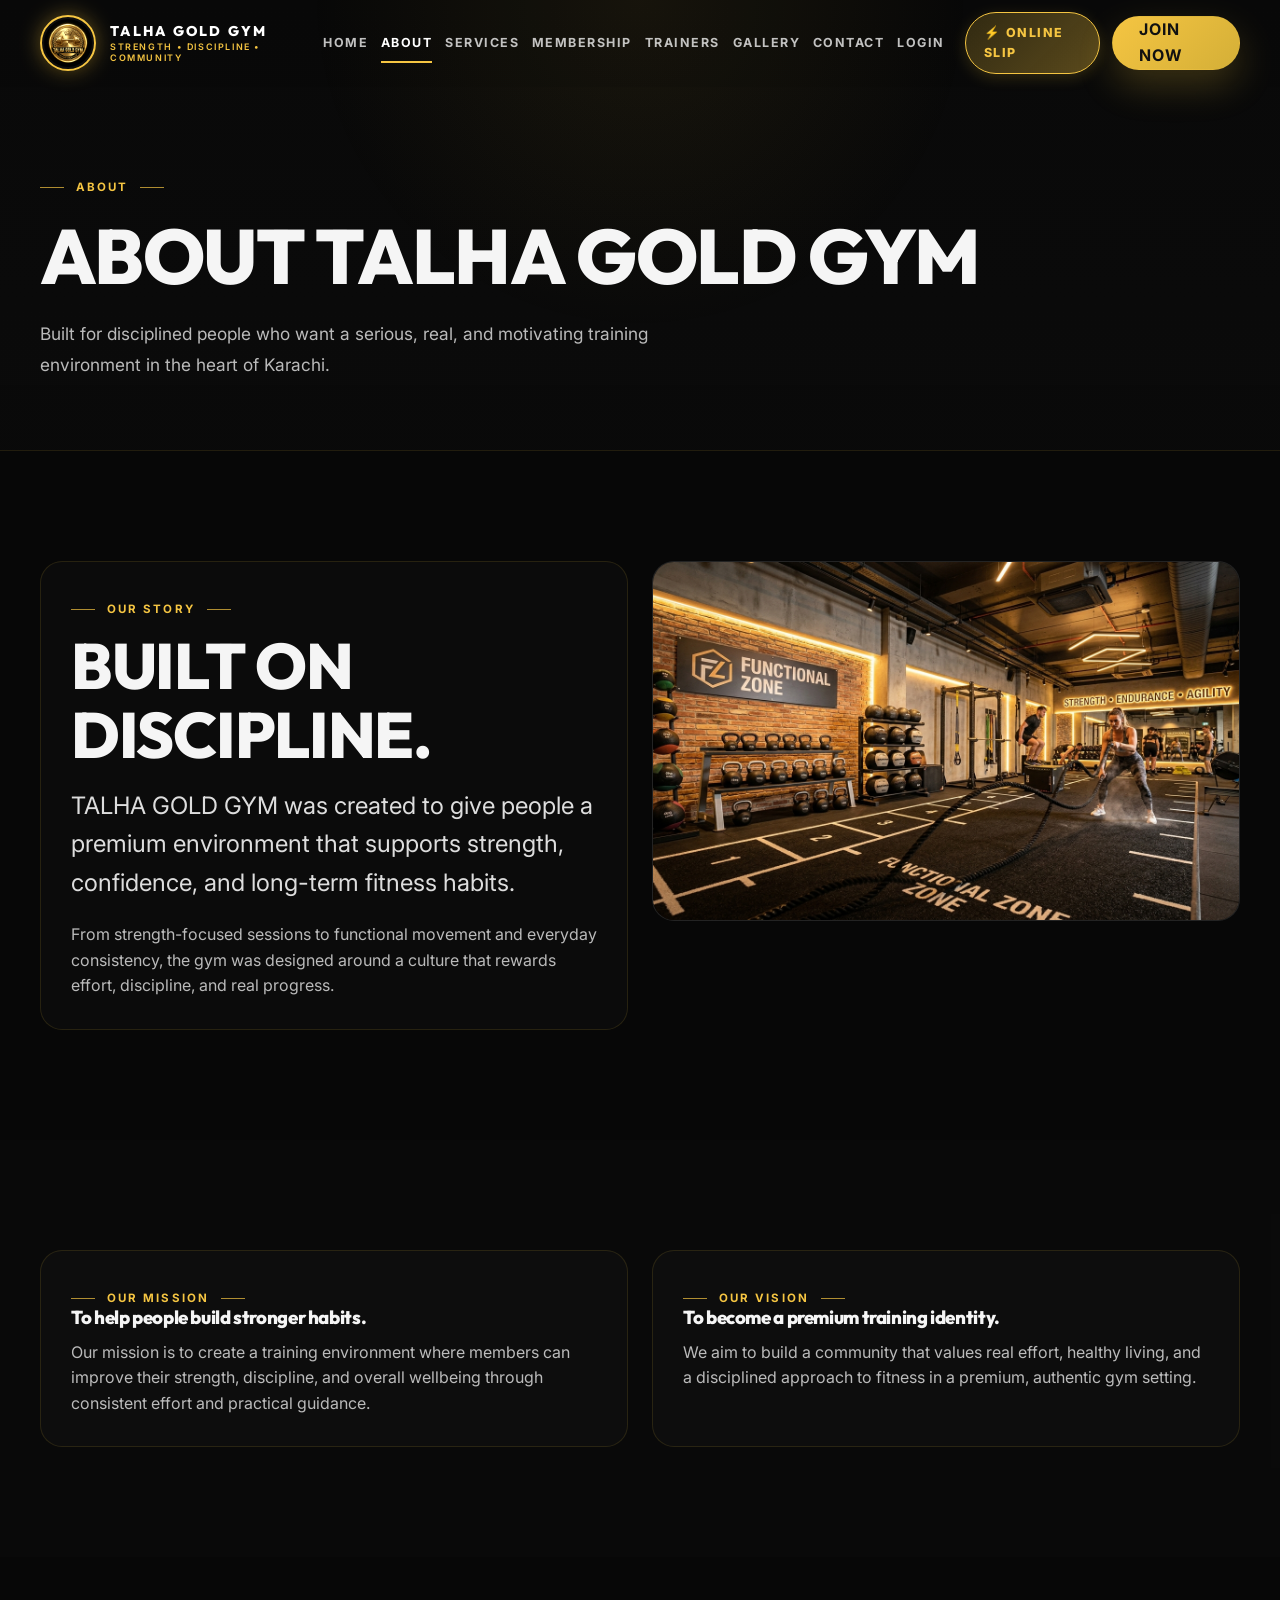
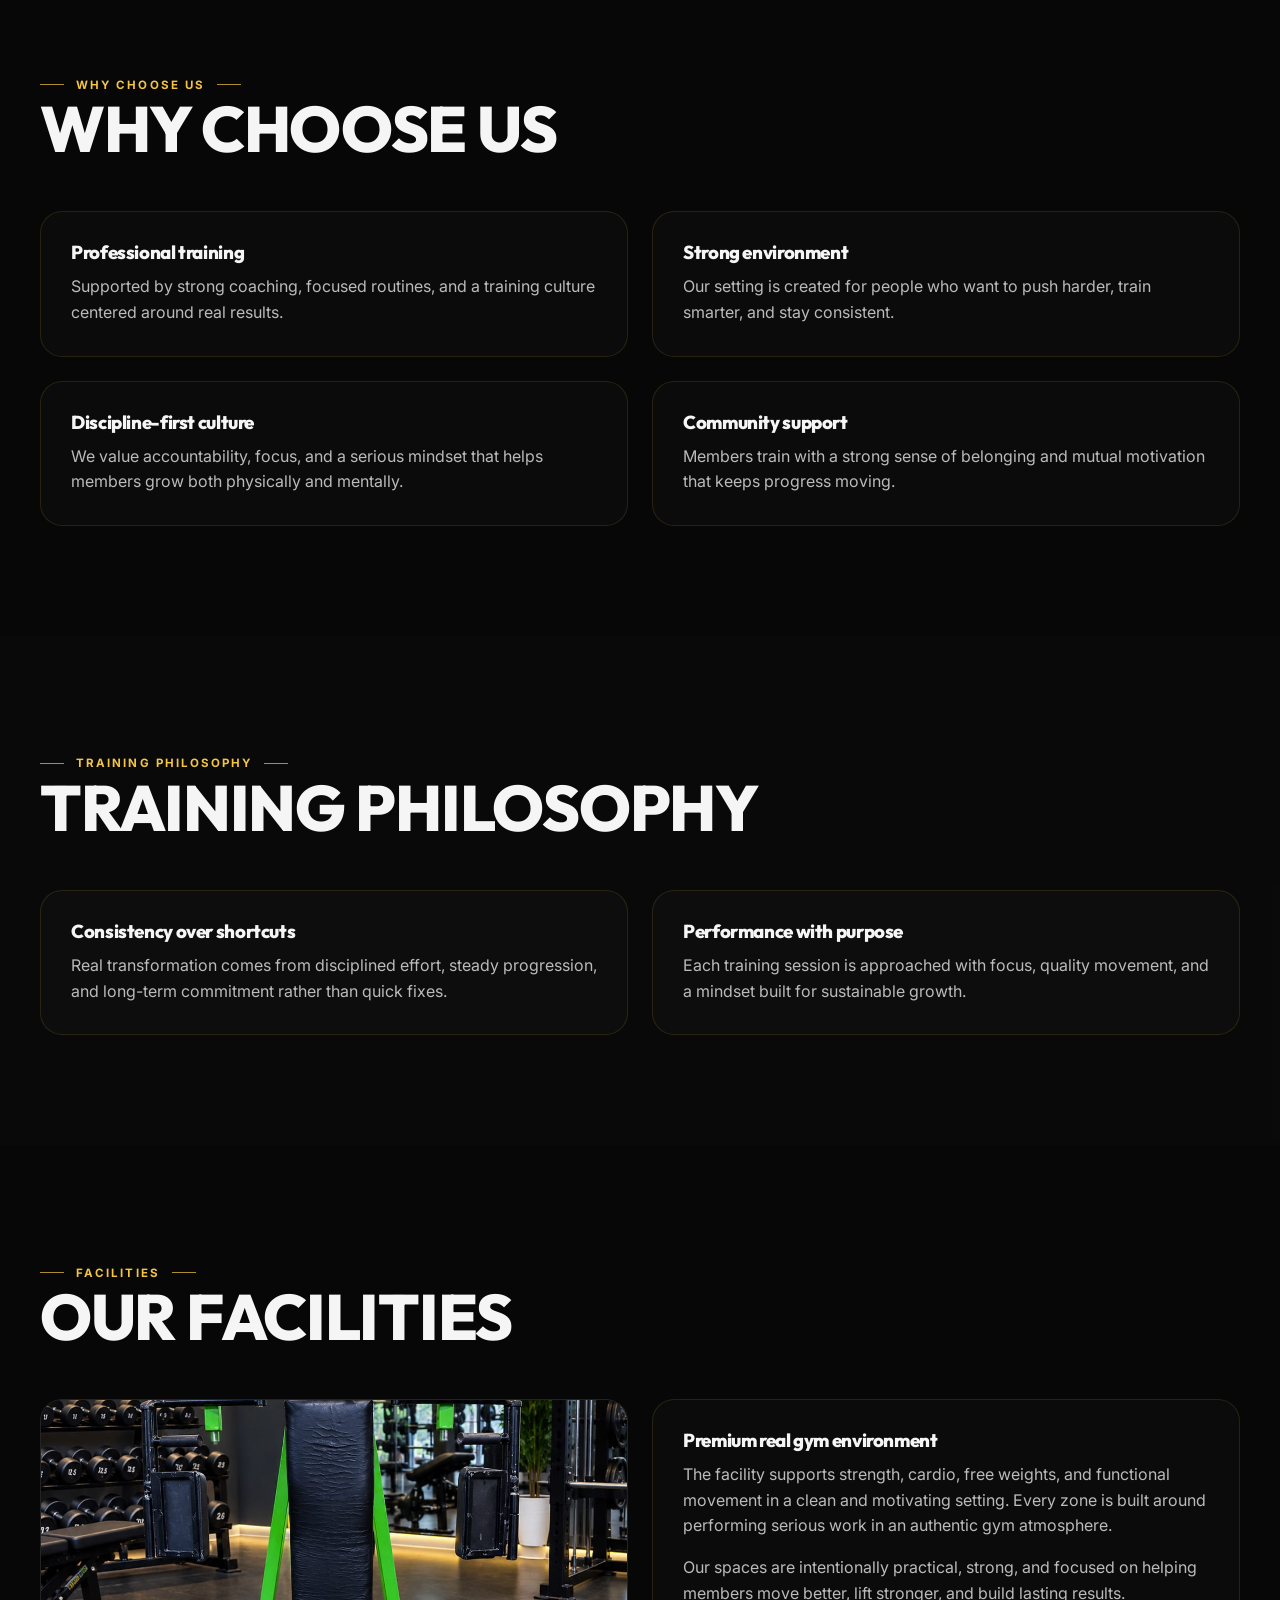
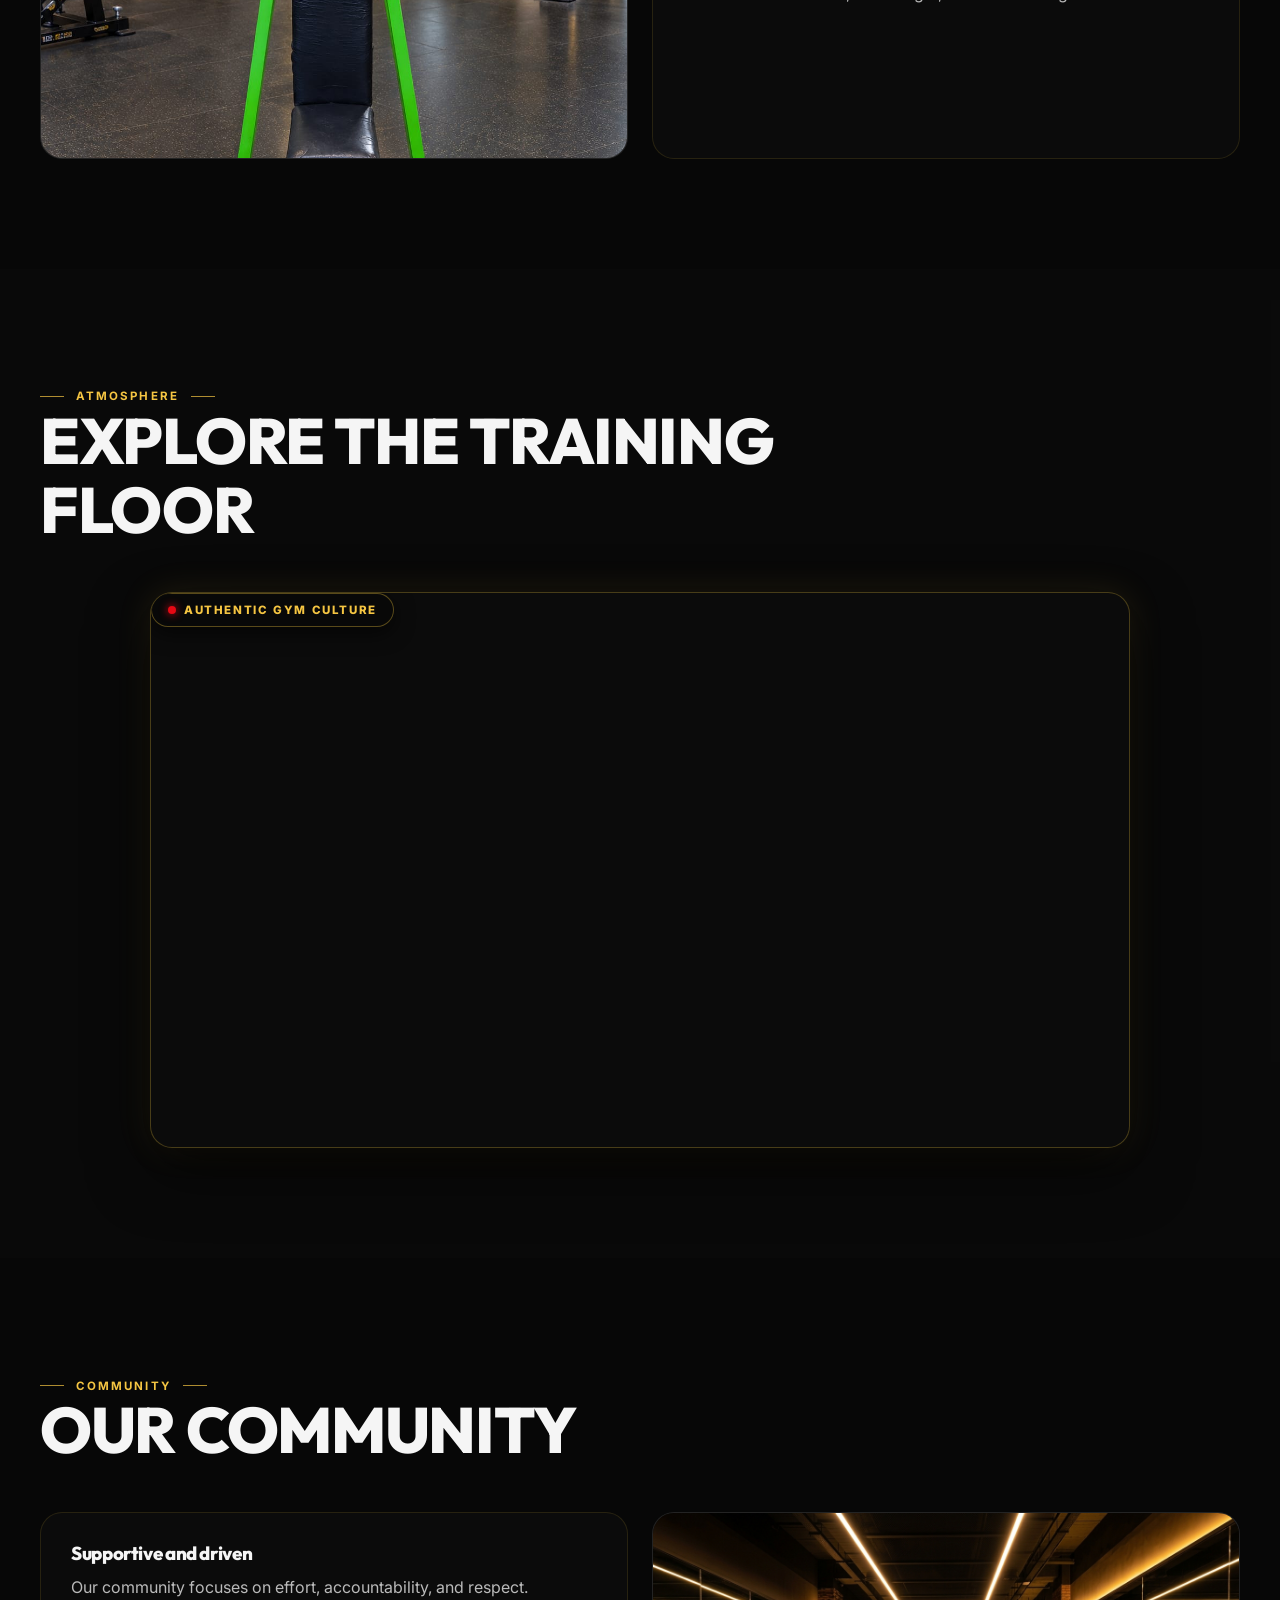
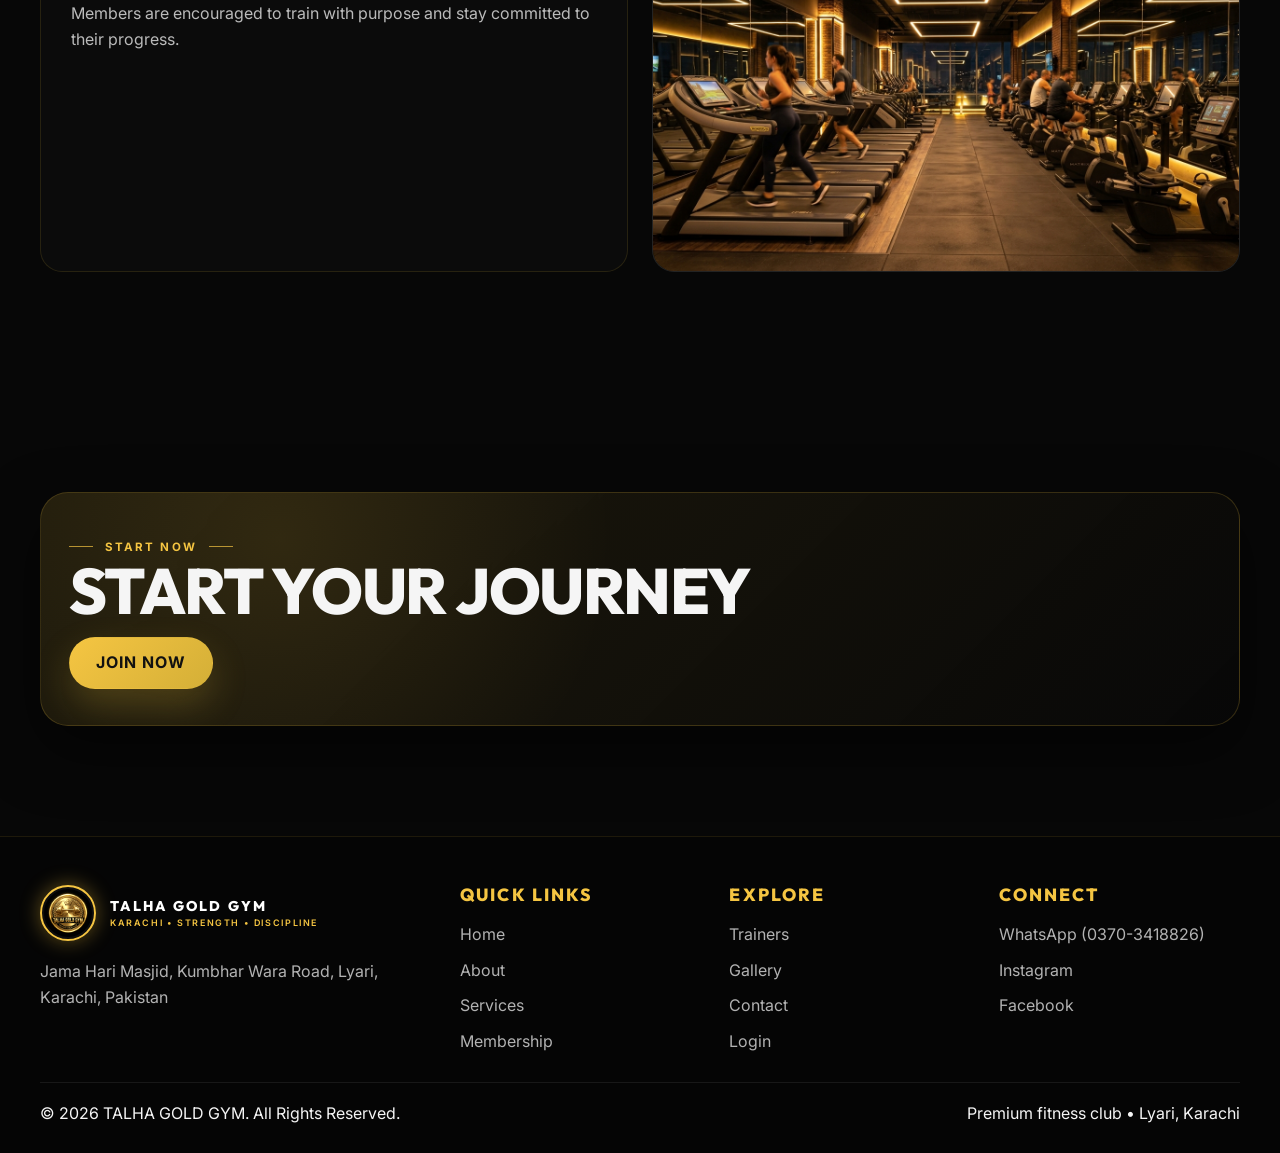
<file: about.html>
<!DOCTYPE html>
<html lang="en">
  <head>
    <meta charset="UTF-8" />
    <meta name="viewport" content="width=device-width, initial-scale=1.0" />
    <title>About | TALHA GOLD GYM</title>
    <meta name="description" content="Learn about TALHA GOLD GYM and its commitment to disciplined training, strength, community, and real results in Lyari, Karachi." />
    <link rel="stylesheet" href="css/style.css" />
    <link rel="stylesheet" href="css/responsive.css" />
  </head>
  <body>
    <header class="site-header">
      <div class="header-inner">
        <a href="index.html" class="brand" aria-label="Talha Gold Gym home">
          <span class="brand-mark brand-mark--logo"><img src="images/TGG-LOGO.jpg" alt="Talha Gold Gym Logo" class="brand-logo-img" /></span>
          <span class="brand-copy">
            <strong>TALHA GOLD GYM</strong>
            <span>Strength • Discipline • Community</span>
          </span>
        </a>
        <button class="nav-toggle" type="button" aria-label="Toggle navigation" aria-expanded="false"><span></span></button>
        <nav class="main-nav" aria-label="Main navigation">
          <a href="index.html">Home</a>
          <a href="about.html" class="active">About</a>
          <a href="services.html">Services</a>
          <a href="membership.html">Membership</a>
          <a href="trainers.html">Trainers</a>
          <a href="gallery.html">Gallery</a>
          <a href="contact.html">Contact</a>
          <a href="login.html">Login</a>
        </nav>
        <div class="header-actions">
          <a href="membership.html#online-slip-section" class="btn btn--slip">⚡ Online Slip</a>
          <a href="membership.html#membership-request" class="btn btn--primary">Join Now</a>
        </div>
      </div>
    </header>

    <main class="page-body">
      <section class="page-hero">
        <div class="page-hero-content reveal">
          <span class="eyebrow">About</span>
          <h1 class="page-heading">ABOUT TALHA GOLD GYM</h1>
          <p class="lead">Built for disciplined people who want a serious, real, and motivating training environment in the heart of Karachi.</p>
        </div>
      </section>

      <section class="section">
        <div class="container reveal">
          <div class="story-grid">
            <div class="story-panel">
              <span class="eyebrow">Our Story</span>
              <h2 class="section-heading" style="margin-top: 12px;">Built on discipline.</h2>
              <p class="story-lead">TALHA GOLD GYM was created to give people a premium environment that supports strength, confidence, and long-term fitness habits.</p>
              <p>From strength-focused sessions to functional movement and everyday consistency, the gym was designed around a culture that rewards effort, discipline, and real progress.</p>
            </div>
            <div class="feature-visual">
              <img src="images/gym-functional.jpg" alt="Functional Training Floor" loading="lazy" />
            </div>
          </div>
        </div>
      </section>

      <section class="section" style="background: rgba(255,255,255,0.01);">
        <div class="container reveal">
          <div class="story-grid">
            <div class="story-panel">
              <span class="eyebrow">Our Mission</span>
              <h3>To help people build stronger habits.</h3>
              <p>Our mission is to create a training environment where members can improve their strength, discipline, and overall wellbeing through consistent effort and practical guidance.</p>
            </div>
            <div class="story-panel">
              <span class="eyebrow">Our Vision</span>
              <h3>To become a premium training identity.</h3>
              <p>We aim to build a community that values real effort, healthy living, and a disciplined approach to fitness in a premium, authentic gym setting.</p>
            </div>
          </div>
        </div>
      </section>

      <section class="section">
        <div class="container reveal">
          <div class="section-header">
            <span class="eyebrow">Why choose us</span>
            <h2 class="section-heading">WHY CHOOSE US</h2>
          </div>
          <div class="info-grid">
            <div class="info-panel">
              <h3>Professional training</h3>
              <p>Supported by strong coaching, focused routines, and a training culture centered around real results.</p>
            </div>
            <div class="info-panel">
              <h3>Strong environment</h3>
              <p>Our setting is created for people who want to push harder, train smarter, and stay consistent.</p>
            </div>
            <div class="info-panel">
              <h3>Discipline-first culture</h3>
              <p>We value accountability, focus, and a serious mindset that helps members grow both physically and mentally.</p>
            </div>
            <div class="info-panel">
              <h3>Community support</h3>
              <p>Members train with a strong sense of belonging and mutual motivation that keeps progress moving.</p>
            </div>
          </div>
        </div>
      </section>

      <section class="section" style="background: rgba(255,255,255,0.01);">
        <div class="container reveal">
          <div class="section-header">
            <span class="eyebrow">Training philosophy</span>
            <h2 class="section-heading">TRAINING PHILOSOPHY</h2>
          </div>
          <div class="two-col">
            <div class="story-panel">
              <h3>Consistency over shortcuts</h3>
              <p>Real transformation comes from disciplined effort, steady progression, and long-term commitment rather than quick fixes.</p>
            </div>
            <div class="story-panel">
              <h3>Performance with purpose</h3>
              <p>Each training session is approached with focus, quality movement, and a mindset built for sustainable growth.</p>
            </div>
          </div>
        </div>
      </section>

      <section class="section">
        <div class="container reveal">
          <div class="section-header">
            <span class="eyebrow">Facilities</span>
            <h2 class="section-heading">OUR FACILITIES</h2>
          </div>
          <div class="story-grid">
            <div class="feature-visual">
              <img src="images/WhatsApp Image 2026-10-05 at 1.32.38 PM (1).jpeg" alt="Gym leg press machine equipment" loading="lazy" />
            </div>
            <div class="story-panel">
              <h3>Premium real gym environment</h3>
              <p>The facility supports strength, cardio, free weights, and functional movement in a clean and motivating setting. Every zone is built around performing serious work in an authentic gym atmosphere.</p>
              <p style="margin-top: 16px;">Our spaces are intentionally practical, strong, and focused on helping members move better, lift stronger, and build lasting results.</p>
            </div>
          </div>
        </div>
      </section>

      <section class="section" style="background: rgba(255,255,255,0.01);">
        <div class="container reveal">
          <div class="section-header">
            <span class="eyebrow">Atmosphere</span>
            <h2 class="section-heading">EXPLORE THE TRAINING FLOOR</h2>
          </div>
          <div class="media-block">
            <span class="media-block-badge">AUTHENTIC GYM CULTURE</span>
            <video autoplay muted loop playsinline preload="auto" src="videos/GYM-INTERIOR.mp4">
              <source src="videos/GYM-INTERIOR.mp4" type="video/mp4" />
            </video>
          </div>
        </div>
      </section>

      <section class="section">
        <div class="container reveal">
          <div class="section-header">
            <span class="eyebrow">Community</span>
            <h2 class="section-heading">OUR COMMUNITY</h2>
          </div>
          <div class="story-grid">
            <div class="story-panel">
              <h3>Supportive and driven</h3>
              <p>Our community focuses on effort, accountability, and respect. Members are encouraged to train with purpose and stay committed to their progress.</p>
            </div>
            <div class="feature-visual">
              <img src="images/gym-cardio.jpg" alt="Gym cardio and stamina community floor" loading="lazy" />
            </div>
          </div>
        </div>
      </section>

      <section class="section">
        <div class="container reveal">
          <div class="final-cta-inner" style="padding: 36px 28px;">
            <div class="final-cta-copy">
              <span class="eyebrow">Start now</span>
              <h2 class="section-heading" style="margin-bottom: 12px;">START YOUR JOURNEY</h2>
              <div class="hero-actions" style="margin-top: 0; animation: none; opacity: 1; transform: none;">
                <a href="membership.html#membership-request" class="btn btn--primary">Join Now</a>
              </div>
            </div>
          </div>
        </div>
      </section>
    </main>

    <footer class="footer">
      <div class="container">
        <div class="footer-grid">
          <div>
            <div class="brand footer-brand">
              <span class="brand-mark brand-mark--logo"><img src="images/TGG-LOGO.jpg" alt="Talha Gold Gym Logo" class="brand-logo-img" /></span>
              <span class="brand-copy"><strong>TALHA GOLD GYM</strong><span>Karachi • Strength • Discipline</span></span>
            </div>
            <p>Jama Hari Masjid, Kumbhar Wara Road, Lyari, Karachi, Pakistan</p>
          </div>
          <div>
            <h3 style="font-size: 1.1rem; letter-spacing: 0.12em; text-transform: uppercase; color: var(--gold-bright);">Quick Links</h3>
            <ul class="footer-links">
              <li><a href="index.html">Home</a></li>
              <li><a href="about.html">About</a></li>
              <li><a href="services.html">Services</a></li>
              <li><a href="membership.html">Membership</a></li>
            </ul>
          </div>
          <div>
            <h3 style="font-size: 1.1rem; letter-spacing: 0.12em; text-transform: uppercase; color: var(--gold-bright);">Explore</h3>
            <ul class="footer-links">
              <li><a href="trainers.html">Trainers</a></li>
              <li><a href="gallery.html">Gallery</a></li>
              <li><a href="contact.html">Contact</a></li>
              <li><a href="login.html">Login</a></li>
            </ul>
          </div>
          <div>
            <h3 style="font-size: 1.1rem; letter-spacing: 0.12em; text-transform: uppercase; color: var(--gold-bright);">Connect</h3>
            <ul class="footer-social">
              <li><a href="https://wa.me/923703418826" target="_blank" rel="noopener">WhatsApp (0370-3418826)</a></li>
              <li><a href="https://instagram.com" target="_blank" rel="noopener">Instagram</a></li>
              <li><a href="https://facebook.com" target="_blank" rel="noopener">Facebook</a></li>
            </ul>
          </div>
        </div>
        <div class="footer-bottom">
          <span>© <span data-year></span> TALHA GOLD GYM. All Rights Reserved.</span>
          <span>Premium fitness club • Lyari, Karachi</span>
        </div>
      </div>
    </footer>

    <script src="js/main.js"></script>
  </body>
</html>
</file>
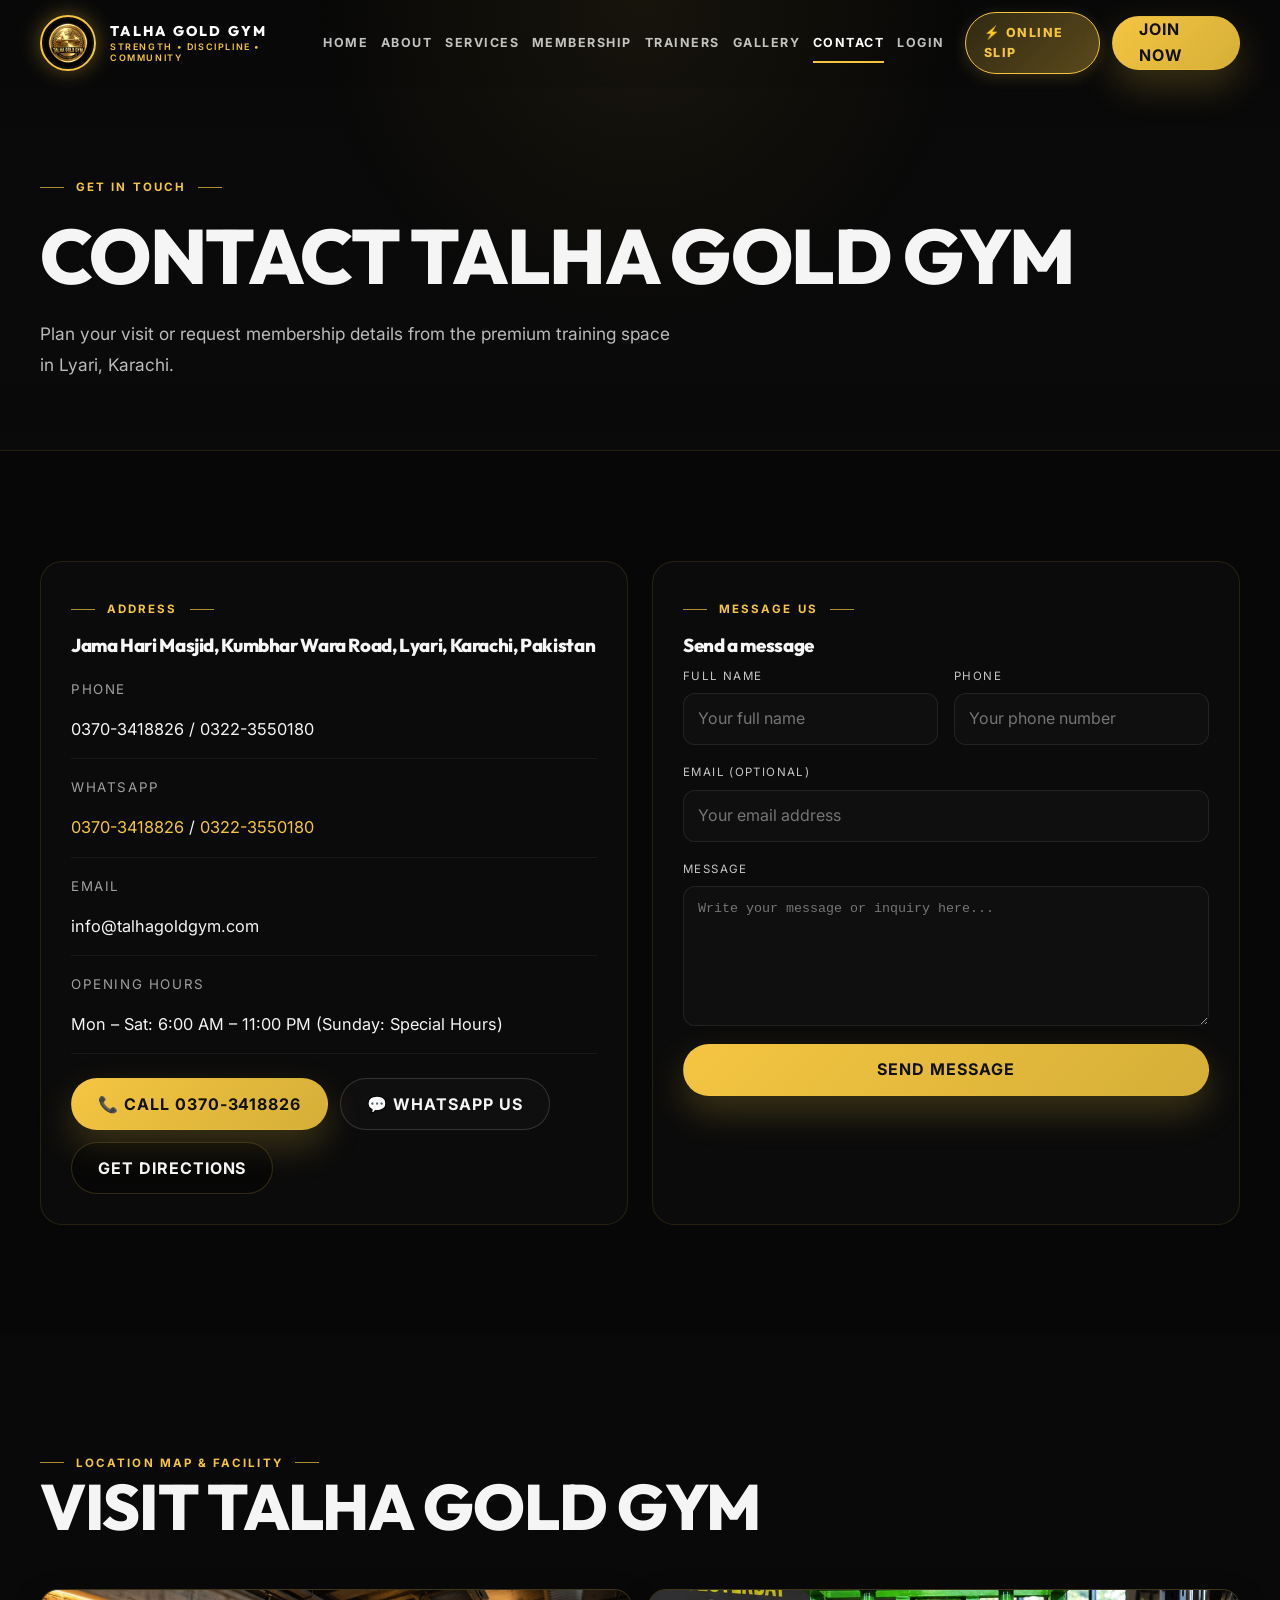
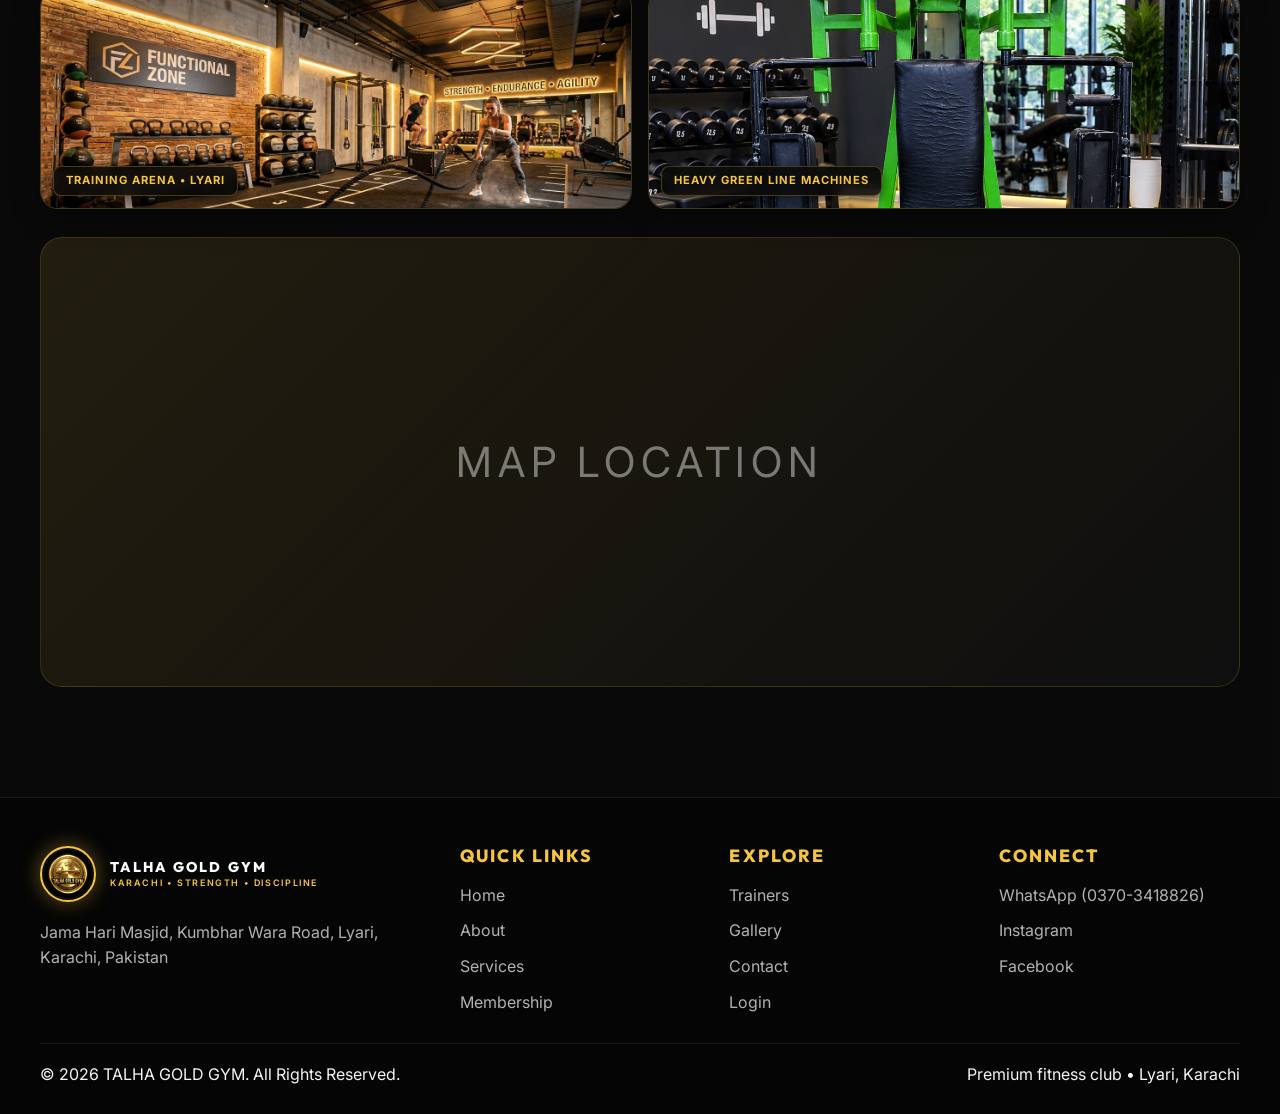
<file: contact.html>
<!DOCTYPE html>
<html lang="en">
  <head>
    <meta charset="UTF-8" />
    <meta name="viewport" content="width=device-width, initial-scale=1.0" />
    <title>Contact | TALHA GOLD GYM</title>
    <meta name="description" content="Contact TALHA GOLD GYM in Lyari, Karachi. Visit the gym, send a message, or request membership information." />
    <link rel="stylesheet" href="css/style.css" />
    <link rel="stylesheet" href="css/responsive.css" />
  </head>
  <body>
    <header class="site-header">
      <div class="header-inner">
        <a href="index.html" class="brand" aria-label="Talha Gold Gym home">
          <span class="brand-mark brand-mark--logo"><img src="images/TGG-LOGO.jpg" alt="Talha Gold Gym Logo" class="brand-logo-img" /></span>
          <span class="brand-copy">
            <strong>TALHA GOLD GYM</strong>
            <span>Strength • Discipline • Community</span>
          </span>
        </a>
        <button class="nav-toggle" type="button" aria-label="Toggle navigation" aria-expanded="false"><span></span></button>
        <nav class="main-nav" aria-label="Main navigation">
          <a href="index.html">Home</a>
          <a href="about.html">About</a>
          <a href="services.html">Services</a>
          <a href="membership.html">Membership</a>
          <a href="trainers.html">Trainers</a>
          <a href="gallery.html">Gallery</a>
          <a href="contact.html" class="active">Contact</a>
          <a href="login.html">Login</a>
        </nav>
        <div class="header-actions">
          <a href="membership.html#online-slip-section" class="btn btn--slip">⚡ Online Slip</a>
          <a href="membership.html#membership-request" class="btn btn--primary">Join Now</a>
        </div>
      </div>
    </header>

    <main class="page-body">
      <section class="page-hero">
        <div class="page-hero-content reveal">
          <span class="eyebrow">Get in touch</span>
          <h1 class="page-heading">CONTACT TALHA GOLD GYM</h1>
          <p class="lead">Plan your visit or request membership details from the premium training space in Lyari, Karachi.</p>
        </div>
      </section>

      <section class="section">
        <div class="container reveal">
          <div class="contact-grid">
            <div class="contact-panel">
              <span class="eyebrow">Address</span>
              <h3 style="margin-top: 16px;">Jama Hari Masjid, Kumbhar Wara Road, Lyari, Karachi, Pakistan</h3>
              <div class="contact-list">
                <div class="contact-item">
                  <small>Phone</small>
                  <span><a href="tel:+923703418826" style="color: var(--text);">0370-3418826</a> / <a href="tel:+923223550180" style="color: var(--text);">0322-3550180</a></span>
                </div>
                <div class="contact-item">
                  <small>WhatsApp</small>
                  <span><a href="https://wa.me/923703418826" target="_blank" rel="noopener" style="color: var(--gold-bright);">0370-3418826</a> / <a href="https://wa.me/923223550180" target="_blank" rel="noopener" style="color: var(--gold-bright);">0322-3550180</a></span>
                </div>
                <div class="contact-item">
                  <small>Email</small>
                  <span><a href="mailto:info@talhagoldgym.com" style="color: var(--text);">info@talhagoldgym.com</a></span>
                </div>
                <div class="contact-item">
                  <small>Opening Hours</small>
                  <span>Mon – Sat: 6:00 AM – 11:00 PM (Sunday: Special Hours)</span>
                </div>
              </div>
              <div class="contact-actions" style="margin-top: 18px;">
                <a href="tel:+923703418826" class="btn btn--primary">📞 CALL 0370-3418826</a>
                <a href="https://wa.me/923703418826" target="_blank" rel="noopener" class="btn btn--secondary">💬 WHATSAPP US</a>
                <a href="https://maps.google.com/?q=Jama+Hari+Masjid+Kumbhar+Wara+Road+Lyari+Karachi" target="_blank" rel="noopener" class="btn btn--dark">GET DIRECTIONS</a>
              </div>
            </div>

            <div class="contact-panel">
              <span class="eyebrow">Message us</span>
              <h3 style="margin-top: 16px;">Send a message</h3>
              <form id="contact-form" class="form-grid" novalidate>
                <div class="form-row">
                  <div class="form-field">
                    <label for="contact-name">Full Name</label>
                    <input id="contact-name" type="text" name="name" placeholder="Your full name" required />
                  </div>
                  <div class="form-field">
                    <label for="contact-phone">Phone</label>
                    <input id="contact-phone" type="tel" name="phone" placeholder="Your phone number" required />
                  </div>
                </div>
                <div class="form-field">
                  <label for="contact-email">Email (Optional)</label>
                  <input id="contact-email" type="email" name="email" placeholder="Your email address" />
                </div>
                <div class="form-field">
                  <label for="contact-message">Message</label>
                  <textarea id="contact-message" name="message" placeholder="Write your message or inquiry here..." required></textarea>
                </div>
                <button type="submit" class="btn btn--primary">SEND MESSAGE</button>
                <div class="form-status" aria-live="polite"></div>
              </form>
            </div>
          </div>
        </div>
      </section>

      <section class="section" style="background: rgba(255,255,255,0.01);">
        <div class="container reveal">
          <div class="section-header">
            <span class="eyebrow">Location Map & Facility</span>
            <h2 class="section-heading">VISIT TALHA GOLD GYM</h2>
          </div>

          <div class="facilities-mosaic" style="margin-bottom: 28px;">
            <div class="facility-card-visual" style="height: 220px;">
              <img src="images/gym-functional.jpg" alt="Talha Gold Gym Training Floor" loading="lazy" />
              <span class="badge">Training Arena • Lyari</span>
            </div>
            <div class="facility-card-visual" style="height: 220px;">
              <img src="images/WhatsApp Image 2026-10-05 at 1.32.38 PM (1).jpeg" alt="Heavy Leg Press Station" loading="lazy" />
              <span class="badge">Heavy Green Line Machines</span>
            </div>
          </div>

          <div class="contact-map" style="position:relative; overflow:hidden; border-radius:var(--radius); border:1px solid rgba(212,175,55,0.18); min-height:440px;">
            <iframe 
              src="https://maps.google.com/maps?q=Jama+Hari+Masjid+Kumbhar+Wara+Road+Lyari+Karachi&t=&z=15&ie=UTF8&iwloc=&output=embed" 
              width="100%" 
              height="440" 
              style="border:0; width:100%; height:440px; filter: grayscale(0.85) invert(0.92) contrast(1.2);" 
              allowfullscreen="" 
              loading="lazy" 
              referrerpolicy="no-referrer-when-downgrade"
              title="Talha Gold Gym Location Map">
            </iframe>
          </div>
        </div>
      </section>
    </main>

    <footer class="footer">
      <div class="container">
        <div class="footer-grid">
          <div>
            <div class="brand footer-brand">
              <span class="brand-mark brand-mark--logo"><img src="images/TGG-LOGO.jpg" alt="Talha Gold Gym Logo" class="brand-logo-img" /></span>
              <span class="brand-copy"><strong>TALHA GOLD GYM</strong><span>Karachi • Strength • Discipline</span></span>
            </div>
            <p>Jama Hari Masjid, Kumbhar Wara Road, Lyari, Karachi, Pakistan</p>
          </div>
          <div>
            <h3 style="font-size: 1.1rem; letter-spacing: 0.12em; text-transform: uppercase; color: var(--gold-bright);">Quick Links</h3>
            <ul class="footer-links">
              <li><a href="index.html">Home</a></li>
              <li><a href="about.html">About</a></li>
              <li><a href="services.html">Services</a></li>
              <li><a href="membership.html">Membership</a></li>
            </ul>
          </div>
          <div>
            <h3 style="font-size: 1.1rem; letter-spacing: 0.12em; text-transform: uppercase; color: var(--gold-bright);">Explore</h3>
            <ul class="footer-links">
              <li><a href="trainers.html">Trainers</a></li>
              <li><a href="gallery.html">Gallery</a></li>
              <li><a href="contact.html">Contact</a></li>
              <li><a href="login.html">Login</a></li>
            </ul>
          </div>
          <div>
            <h3 style="font-size: 1.1rem; letter-spacing: 0.12em; text-transform: uppercase; color: var(--gold-bright);">Connect</h3>
            <ul class="footer-social">
              <li><a href="https://wa.me/923703418826" target="_blank" rel="noopener">WhatsApp (0370-3418826)</a></li>
              <li><a href="https://instagram.com" target="_blank" rel="noopener">Instagram</a></li>
              <li><a href="https://facebook.com" target="_blank" rel="noopener">Facebook</a></li>
            </ul>
          </div>
        </div>
        <div class="footer-bottom">
          <span>© <span data-year></span> TALHA GOLD GYM. All Rights Reserved.</span>
          <span>Premium fitness club • Lyari, Karachi</span>
        </div>
      </div>
    </footer>

    <script src="js/main.js"></script>
  </body>
</html>
</file>
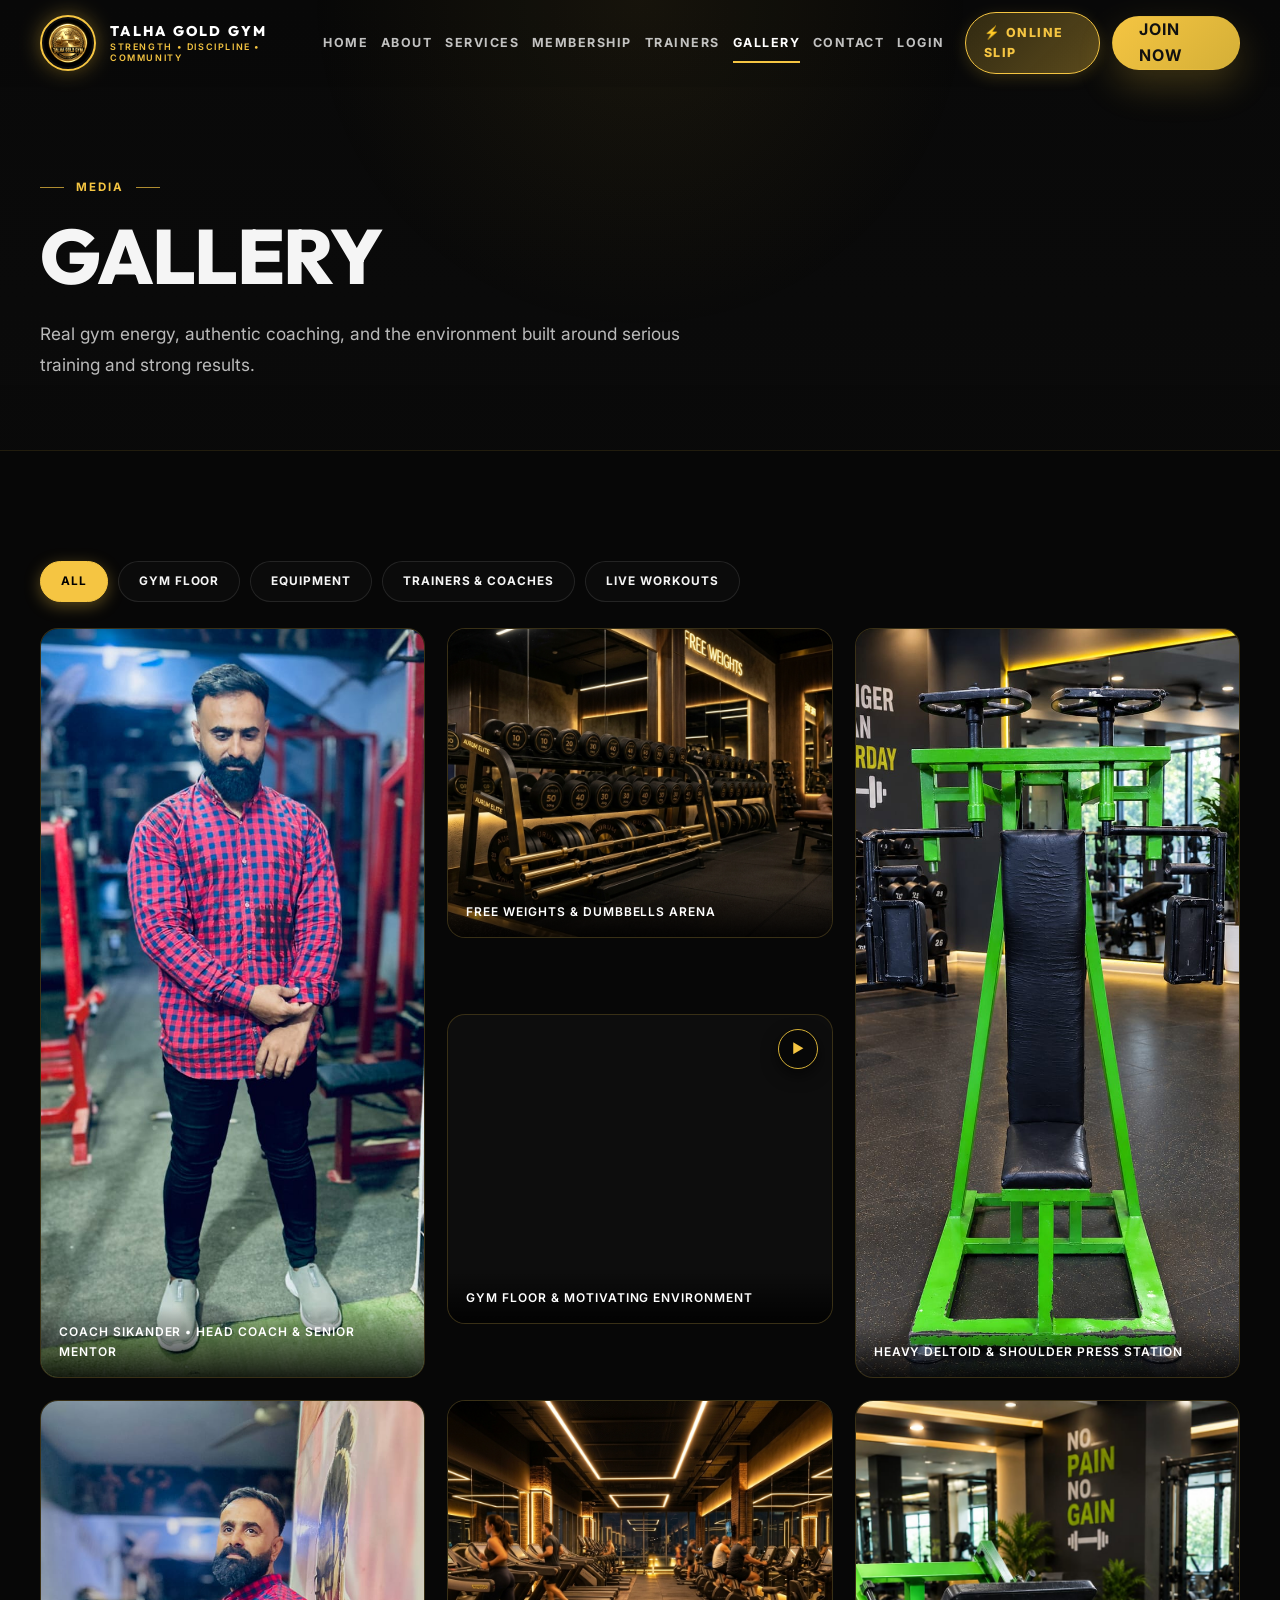
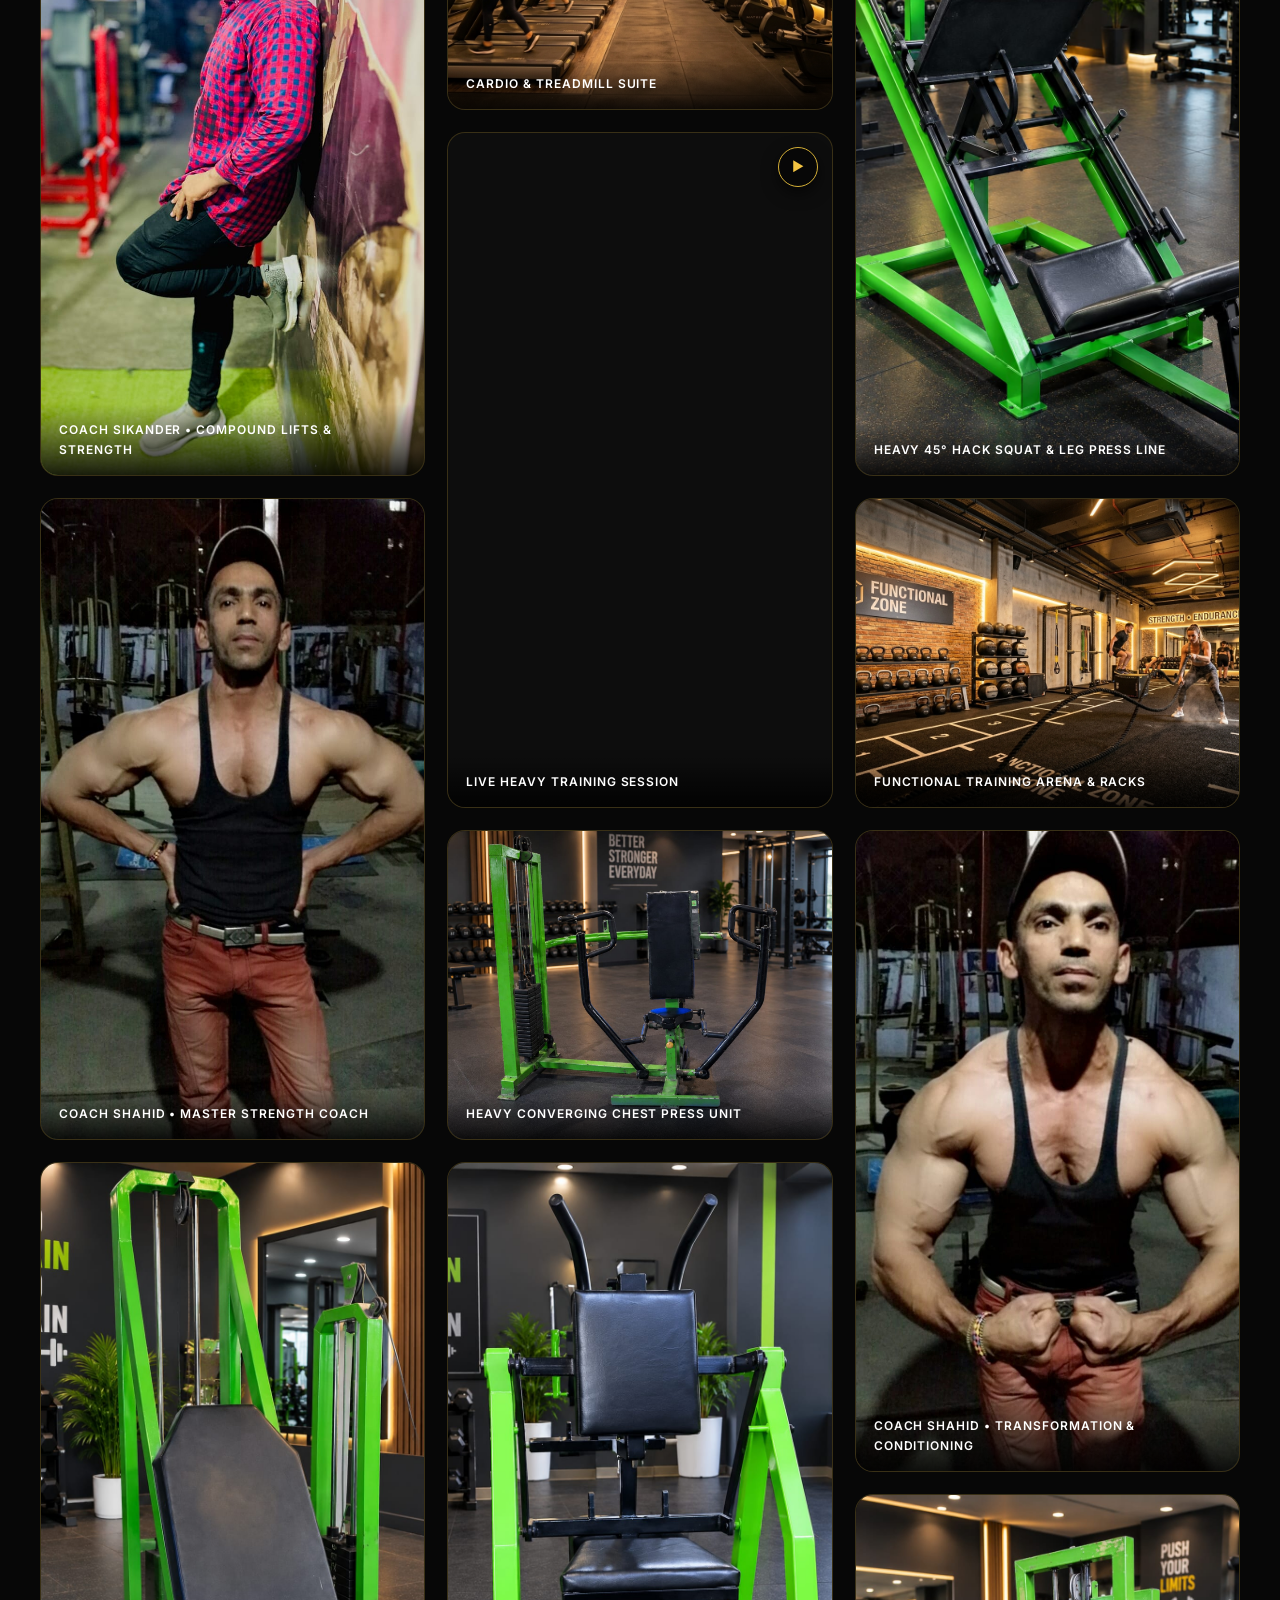
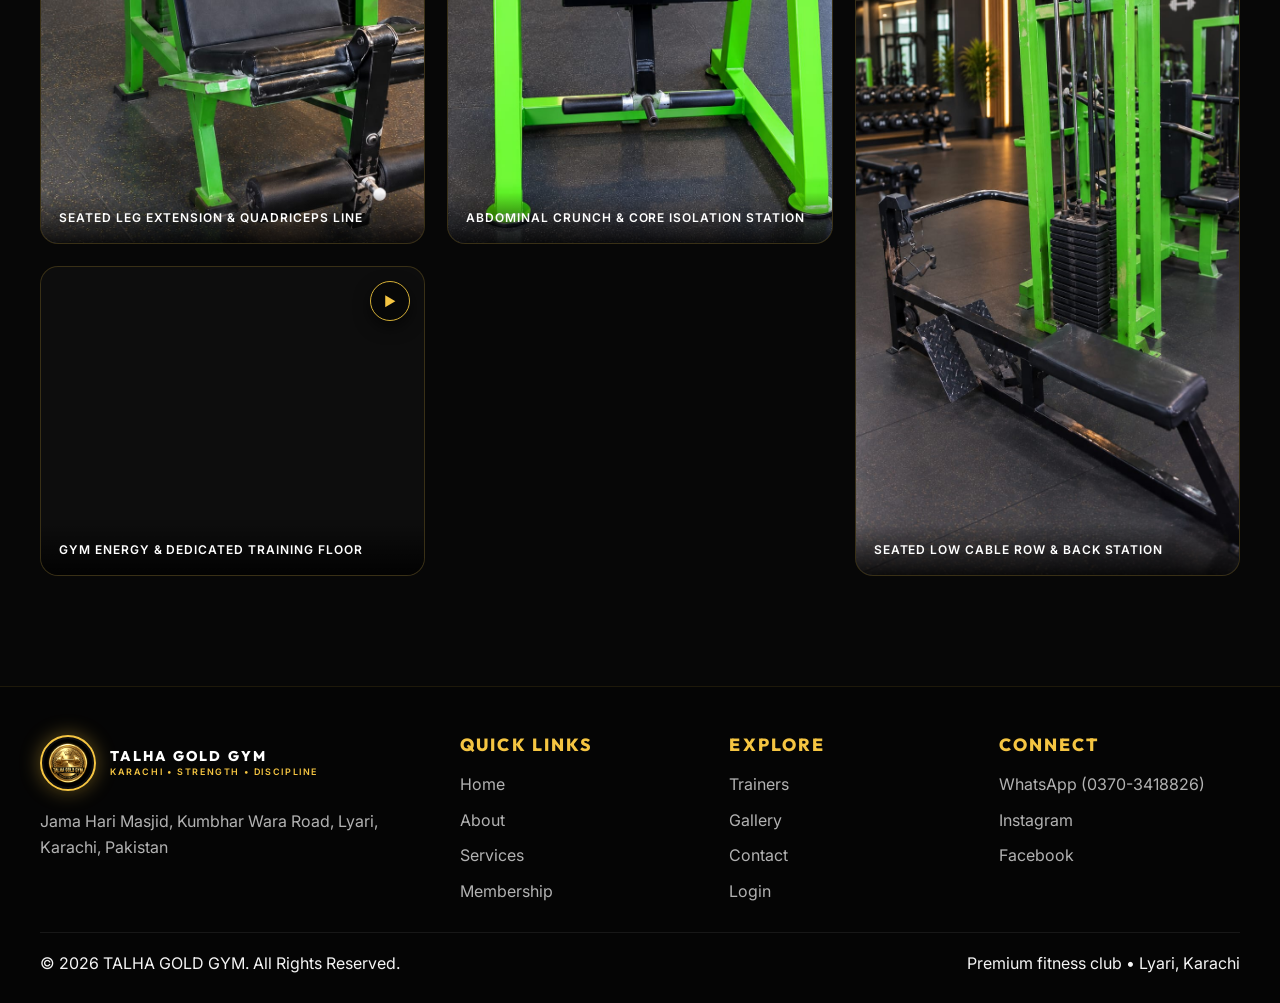
<file: gallery.html>
<!DOCTYPE html>
<html lang="en">
  <head>
    <meta charset="UTF-8" />
    <meta name="viewport" content="width=device-width, initial-scale=1.0" />
    <title>Gallery | TALHA GOLD GYM</title>
    <meta name="description" content="Gallery of real moments and equipment from TALHA GOLD GYM in Karachi." />
    <link rel="stylesheet" href="css/style.css" />
    <link rel="stylesheet" href="css/responsive.css" />
  </head>
  <body>
    <header class="site-header">
      <div class="header-inner">
        <a href="index.html" class="brand" aria-label="Talha Gold Gym home">
          <span class="brand-mark brand-mark--logo"><img src="images/TGG-LOGO.jpg" alt="Talha Gold Gym Logo" class="brand-logo-img" /></span>
          <span class="brand-copy">
            <strong>TALHA GOLD GYM</strong>
            <span>Strength • Discipline • Community</span>
          </span>
        </a>
        <button class="nav-toggle" type="button" aria-label="Toggle navigation" aria-expanded="false"><span></span></button>
        <nav class="main-nav" aria-label="Main navigation">
          <a href="index.html">Home</a>
          <a href="about.html">About</a>
          <a href="services.html">Services</a>
          <a href="membership.html">Membership</a>
          <a href="trainers.html">Trainers</a>
          <a href="gallery.html" class="active">Gallery</a>
          <a href="contact.html">Contact</a>
          <a href="login.html">Login</a>
        </nav>
        <div class="header-actions">
          <a href="membership.html#online-slip-section" class="btn btn--slip">⚡ Online Slip</a>
          <a href="membership.html#membership-request" class="btn btn--primary">Join Now</a>
        </div>
      </div>
    </header>

    <main class="page-body">
      <section class="page-hero">
        <div class="page-hero-content reveal">
          <span class="eyebrow">Media</span>
          <h1 class="page-heading">Gallery</h1>
          <p class="lead">Real gym energy, authentic coaching, and the environment built around serious training and strong results.</p>
        </div>
      </section>

      <section class="section">
        <div class="container reveal">
          <div class="gallery-toolbar">
            <button class="filter-btn active" type="button" data-filter="all">All</button>
            <button class="filter-btn" type="button" data-filter="gym">Gym Floor</button>
            <button class="filter-btn" type="button" data-filter="equipment">Equipment</button>
            <button class="filter-btn" type="button" data-filter="trainers">Trainers & Coaches</button>
            <button class="filter-btn" type="button" data-filter="workouts">Live Workouts</button>
          </div>

          <div class="gallery-masonry">
            <!-- 1. Coach Sikander (Head Coach in Red Shirt - Portrait) -->
            <div class="gallery-item-card tall" data-category="trainers">
              <img src="images/USTAD-01.jpg" alt="Coach Sikander - Head Coach" loading="lazy" style="object-position: center 10%;" />
              <span class="caption">Coach Sikander • Head Coach & Senior Mentor</span>
            </div>

            <!-- 2. Dumbbells & Free Weights Floor (Landscape) -->
            <div class="gallery-item-card" data-category="gym">
              <img src="images/gym-dumbbells.jpg" alt="Free Weights and Dumbbells" loading="lazy" />
              <span class="caption">Free Weights & Dumbbells Arena</span>
            </div>

            <!-- 3. Heavy Deltoid & Shoulder Press Machine (Tall Portrait) -->
            <div class="gallery-item-card tall" data-category="equipment">
              <img src="images/WhatsApp Image 2026-10-05 at 1.32.38 PM (1).jpeg" alt="Deltoid & Shoulder Press Machine" loading="lazy" style="object-position: center 20%;" />
              <span class="caption">Heavy Deltoid & Shoulder Press Station</span>
            </div>

            <!-- 4. Gym Floor Action Video (Landscape) -->
            <div class="gallery-item-card has-video" data-category="gym">
              <video autoplay muted loop playsinline preload="metadata" src="videos/GYM-INTERIOR.mp4">
                <source src="videos/GYM-INTERIOR.mp4" type="video/mp4" />
              </video>
              <span class="caption">Gym Floor & Motivating Environment</span>
            </div>

            <!-- 5. Coach Sikander - Red Shirt Action Pose (Tall Portrait) -->
            <div class="gallery-item-card tall" data-category="trainers">
              <img src="images/TRAINER-01.jpg" alt="Coach Sikander - Powerlifting Specialist" loading="lazy" style="object-position: center 10%;" />
              <span class="caption">Coach Sikander • Compound Lifts & Strength</span>
            </div>

            <!-- 6. Cardio Suite (Landscape) -->
            <div class="gallery-item-card" data-category="gym">
              <img src="images/gym-cardio.jpg" alt="Cardio & Stamina Floor" loading="lazy" />
              <span class="caption">Cardio & Treadmill Suite</span>
            </div>

            <!-- 7. Heavy 45° Hack Squat & Leg Press Line (Tall Portrait) -->
            <div class="gallery-item-card tall" data-category="equipment">
              <img src="images/WhatsApp Image 2026-10-05 at 1.32.38 PM.jpeg" alt="45° Hack Squat & Leg Press Line" loading="lazy" style="object-position: center 25%;" />
              <span class="caption">Heavy 45° Hack Squat & Leg Press Line</span>
            </div>

            <!-- 8. Live Heavy Training Workout Session (Tall Portrait Video) -->
            <div class="gallery-item-card tall has-video" data-category="workouts">
              <video autoplay muted loop playsinline preload="metadata" src="videos/GYM-TRAINING.mp4">
                <source src="videos/GYM-TRAINING.mp4" type="video/mp4" />
              </video>
              <span class="caption">Live Heavy Training Session</span>
            </div>

            <!-- 9. Coach Shahid - Master Coach (Tall Portrait) -->
            <div class="gallery-item-card tall" data-category="trainers">
              <img src="images/USTAD-02.jpg" alt="Coach Shahid - Master Strength Coach" loading="lazy" style="object-position: center 12%;" />
              <span class="caption">Coach Shahid • Master Strength Coach</span>
            </div>

            <!-- 10. Functional Arena (Landscape) -->
            <div class="gallery-item-card" data-category="gym">
              <img src="images/gym-functional.jpg" alt="Functional Training Arena" loading="lazy" />
              <span class="caption">Functional Training Arena & Racks</span>
            </div>

            <!-- 11. Seated Chest Press Machine (Landscape 4:3) -->
            <div class="gallery-item-card" data-category="equipment">
              <img src="images/WhatsApp Image 2026-10-03 at 4.06.27 PM (1).jpeg" alt="Seated Converging Chest Press" loading="lazy" />
              <span class="caption">Heavy Converging Chest Press Unit</span>
            </div>

            <!-- 12. Coach Shahid - Physique Specialist (Tall Portrait) -->
            <div class="gallery-item-card tall" data-category="trainers">
              <img src="images/TRAINER-02.jpg" alt="Coach Shahid - Physique Specialist" loading="lazy" style="object-position: center 12%;" />
              <span class="caption">Coach Shahid • Transformation & Conditioning</span>
            </div>

            <!-- 13. Seated Leg Extension Machine (Tall Portrait) -->
            <div class="gallery-item-card tall" data-category="equipment">
              <img src="images/WhatsApp Image 2026-10-03 at 4.06.28 PM.jpeg" alt="Seated Leg Extension Machine" loading="lazy" style="object-position: center 20%;" />
              <span class="caption">Seated Leg Extension & Quadriceps Line</span>
            </div>

            <!-- 14. Abdominal Crunch & Core Station (Tall Portrait) -->
            <div class="gallery-item-card tall" data-category="equipment">
              <img src="images/WhatsApp Image 2026-10-03 at 4.06.28 PM (1).jpeg" alt="Abdominal Crunch & Core Machine" loading="lazy" style="object-position: center 20%;" />
              <span class="caption">Abdominal Crunch & Core Isolation Station</span>
            </div>

            <!-- 15. Seated Low Cable Row Tower (Tall Portrait) -->
            <div class="gallery-item-card tall" data-category="equipment">
              <img src="images/WhatsApp Image 2026-10-03 at 4.06.27 PM.jpeg" alt="Seated Low Cable Row Station" loading="lazy" style="object-position: center 25%;" />
              <span class="caption">Seated Low Cable Row & Back Station</span>
            </div>

            <!-- 16. Gym Movement & Atmosphere (Landscape) -->
            <div class="gallery-item-card has-video" data-category="workouts">
              <video autoplay muted loop playsinline preload="metadata" src="videos/GYM-INTERIOR.mp4">
                <source src="videos/GYM-INTERIOR.mp4" type="video/mp4" />
              </video>
              <span class="caption">Gym Energy & Dedicated Training Floor</span>
            </div>
          </div>

          <div class="no-results">NO IMAGES AVAILABLE IN THIS CATEGORY</div>
        </div>
      </section>
    </main>

    <div class="lightbox" id="gallery-lightbox" aria-hidden="true">
      <div class="lightbox-inner">
        <div class="lightbox-controls">
          <button type="button" class="lightbox-btn" id="lightbox-close" aria-label="Close gallery">✕</button>
        </div>
        <div class="lightbox-nav">
          <button type="button" id="lightbox-prev" aria-label="Previous">←</button>
          <button type="button" id="lightbox-next" aria-label="Next">→</button>
        </div>
        <img id="lightbox-media" src="images/USTAD-01.jpg" alt="Gallery preview" />
      </div>
    </div>

    <footer class="footer">
      <div class="container">
        <div class="footer-grid">
          <div>
            <div class="brand footer-brand">
              <span class="brand-mark brand-mark--logo"><img src="images/TGG-LOGO.jpg" alt="Talha Gold Gym Logo" class="brand-logo-img" /></span>
              <span class="brand-copy"><strong>TALHA GOLD GYM</strong><span>Karachi • Strength • Discipline</span></span>
            </div>
            <p>Jama Hari Masjid, Kumbhar Wara Road, Lyari, Karachi, Pakistan</p>
          </div>
          <div>
            <h3 style="font-size: 1.1rem; letter-spacing: 0.12em; text-transform: uppercase; color: var(--gold-bright);">Quick Links</h3>
            <ul class="footer-links">
              <li><a href="index.html">Home</a></li>
              <li><a href="about.html">About</a></li>
              <li><a href="services.html">Services</a></li>
              <li><a href="membership.html">Membership</a></li>
            </ul>
          </div>
          <div>
            <h3 style="font-size: 1.1rem; letter-spacing: 0.12em; text-transform: uppercase; color: var(--gold-bright);">Explore</h3>
            <ul class="footer-links">
              <li><a href="trainers.html">Trainers</a></li>
              <li><a href="gallery.html">Gallery</a></li>
              <li><a href="contact.html">Contact</a></li>
              <li><a href="login.html">Login</a></li>
            </ul>
          </div>
          <div>
            <h3 style="font-size: 1.1rem; letter-spacing: 0.12em; text-transform: uppercase; color: var(--gold-bright);">Connect</h3>
            <ul class="footer-social">
              <li><a href="https://wa.me/923703418826" target="_blank" rel="noopener">WhatsApp (0370-3418826)</a></li>
              <li><a href="https://instagram.com" target="_blank" rel="noopener">Instagram</a></li>
              <li><a href="https://facebook.com" target="_blank" rel="noopener">Facebook</a></li>
            </ul>
          </div>
        </div>
        <div class="footer-bottom">
          <span>© <span data-year></span> TALHA GOLD GYM. All Rights Reserved.</span>
          <span>Premium fitness club • Lyari, Karachi</span>
        </div>
      </div>
    </footer>

    <script src="js/main.js"></script>
  </body>
</html>
</file>
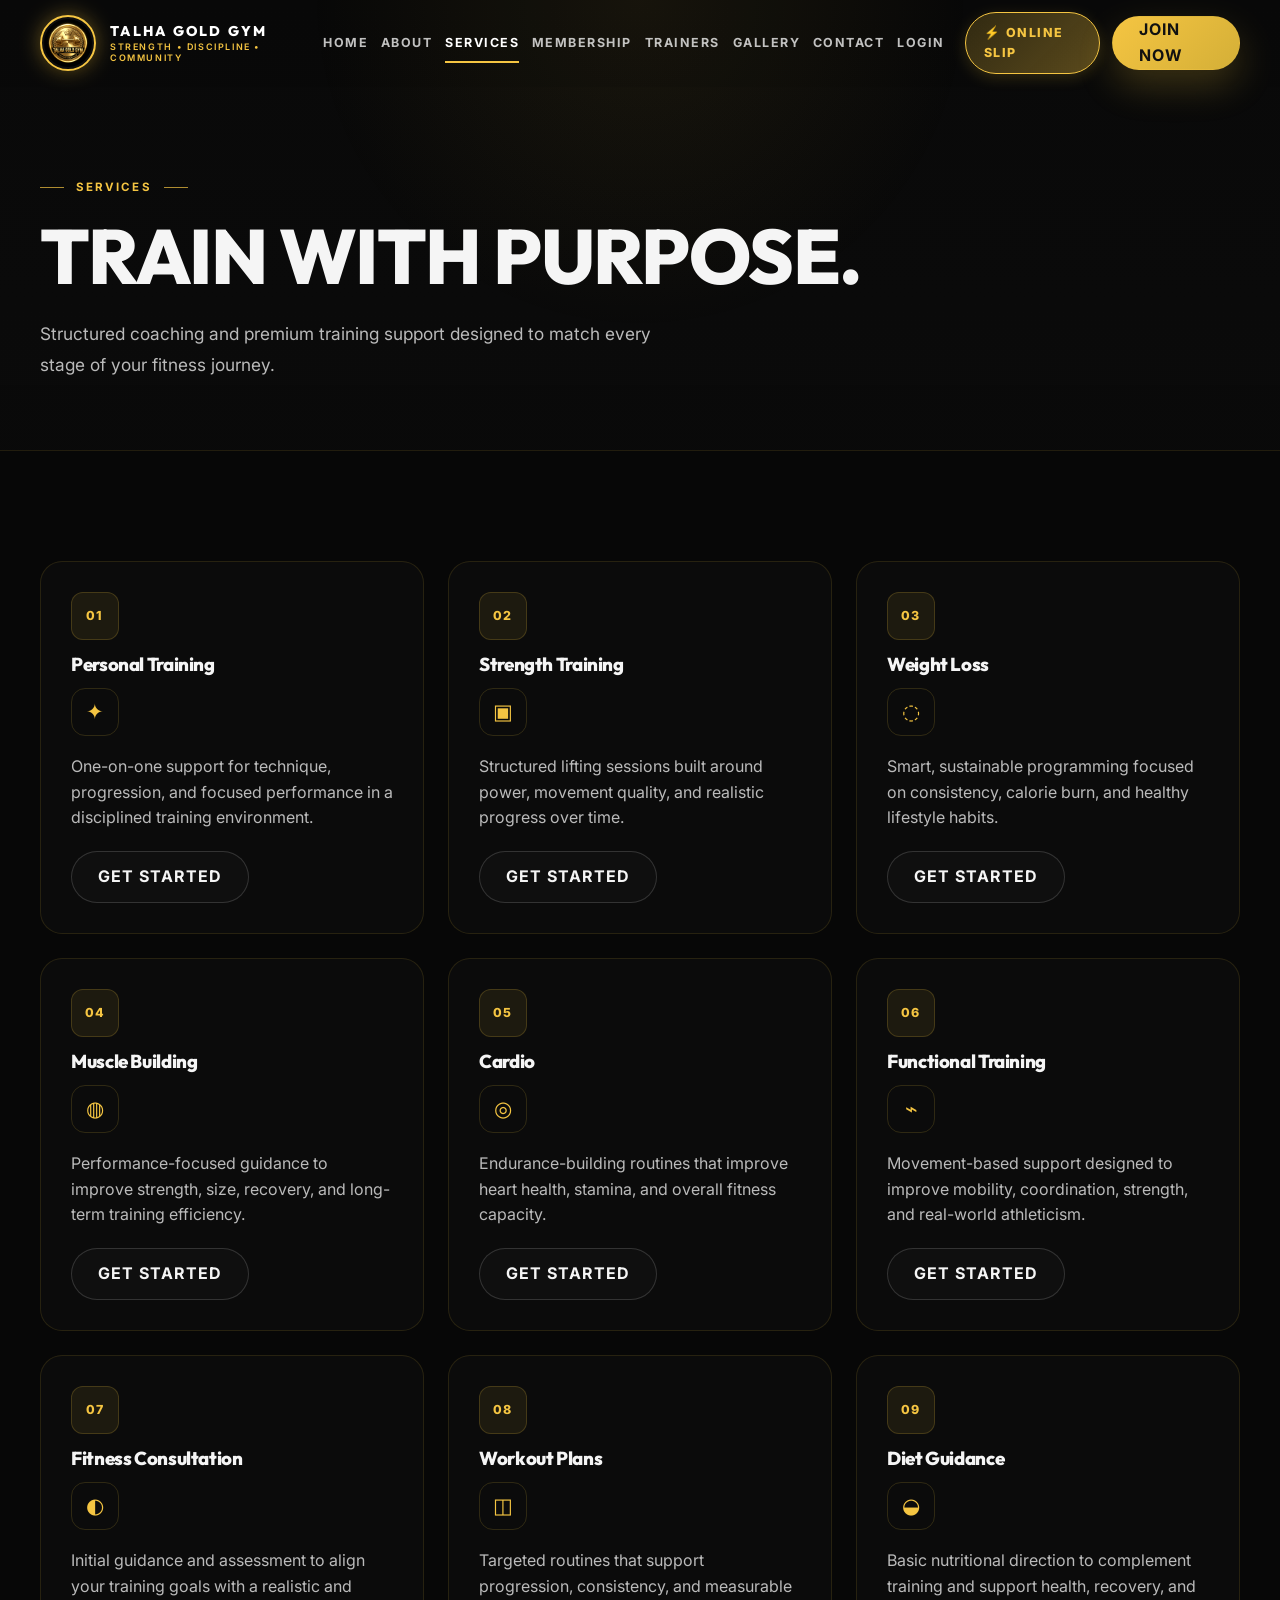
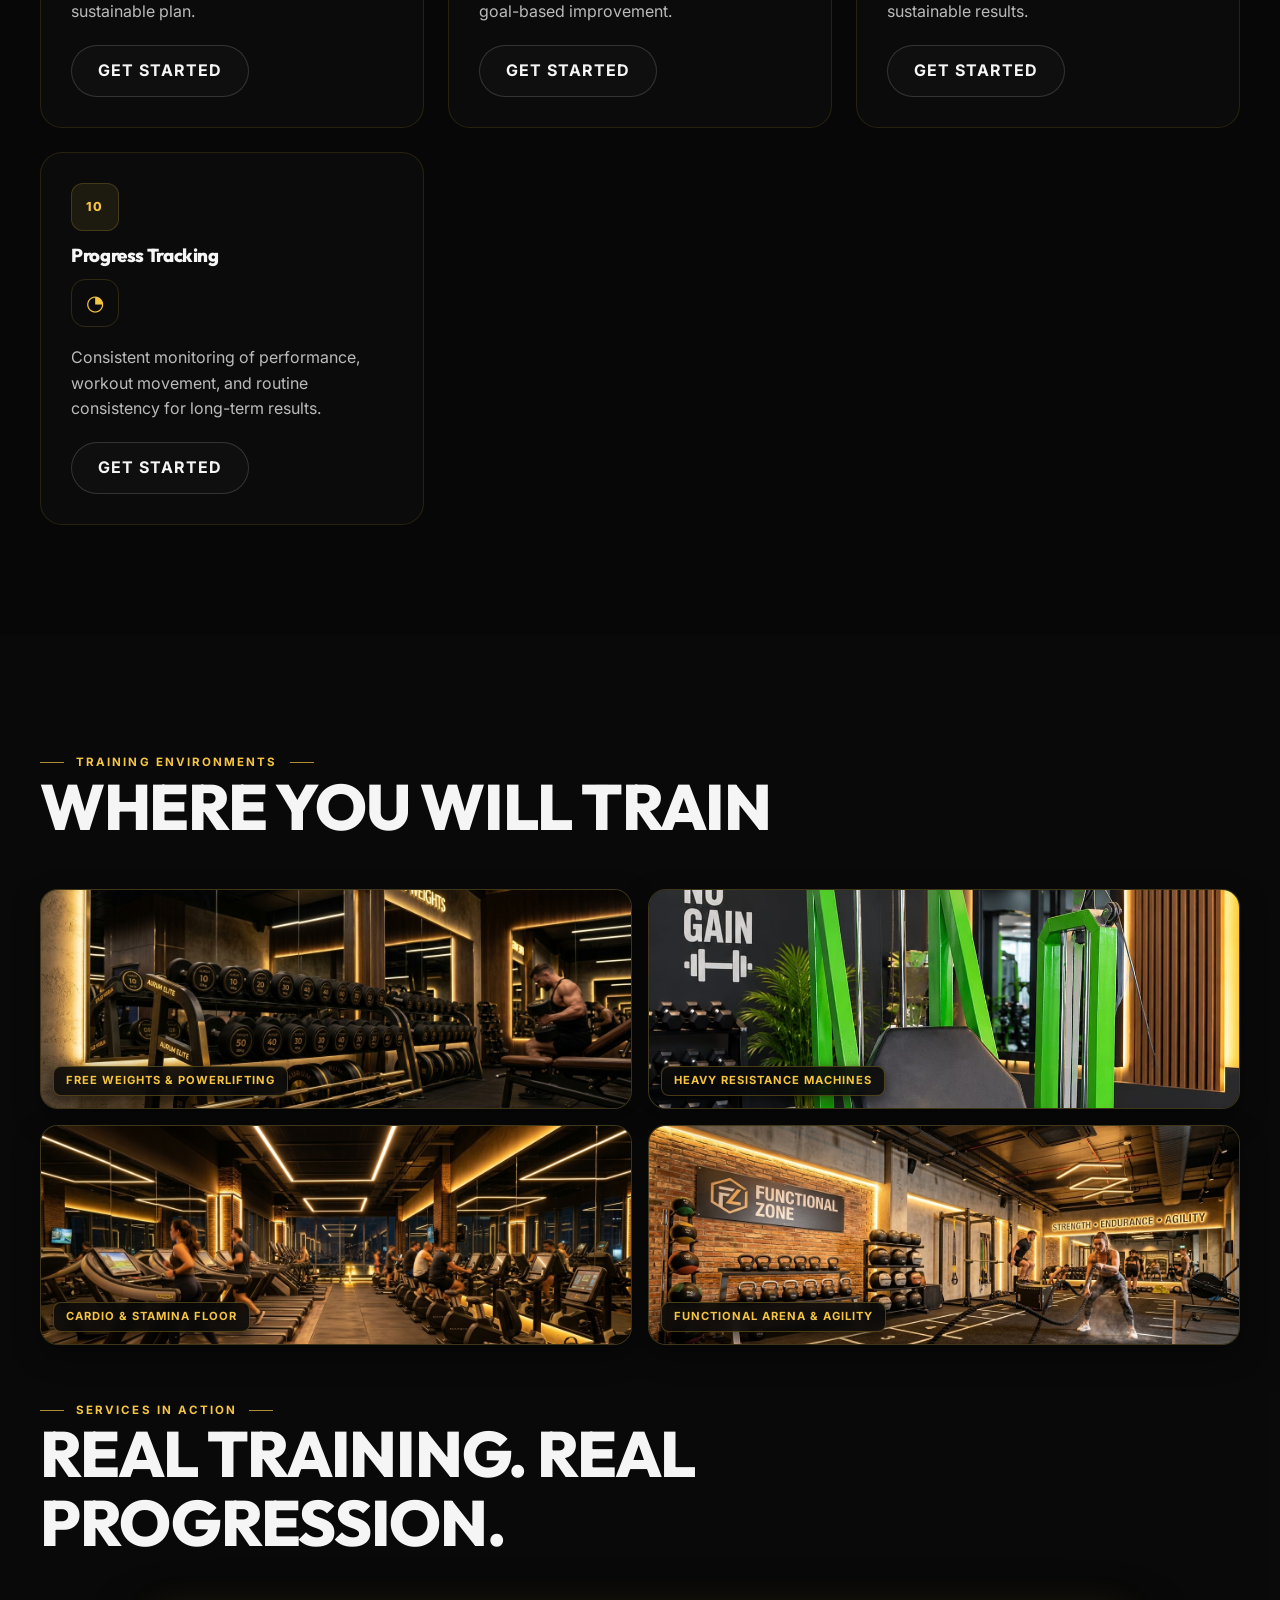
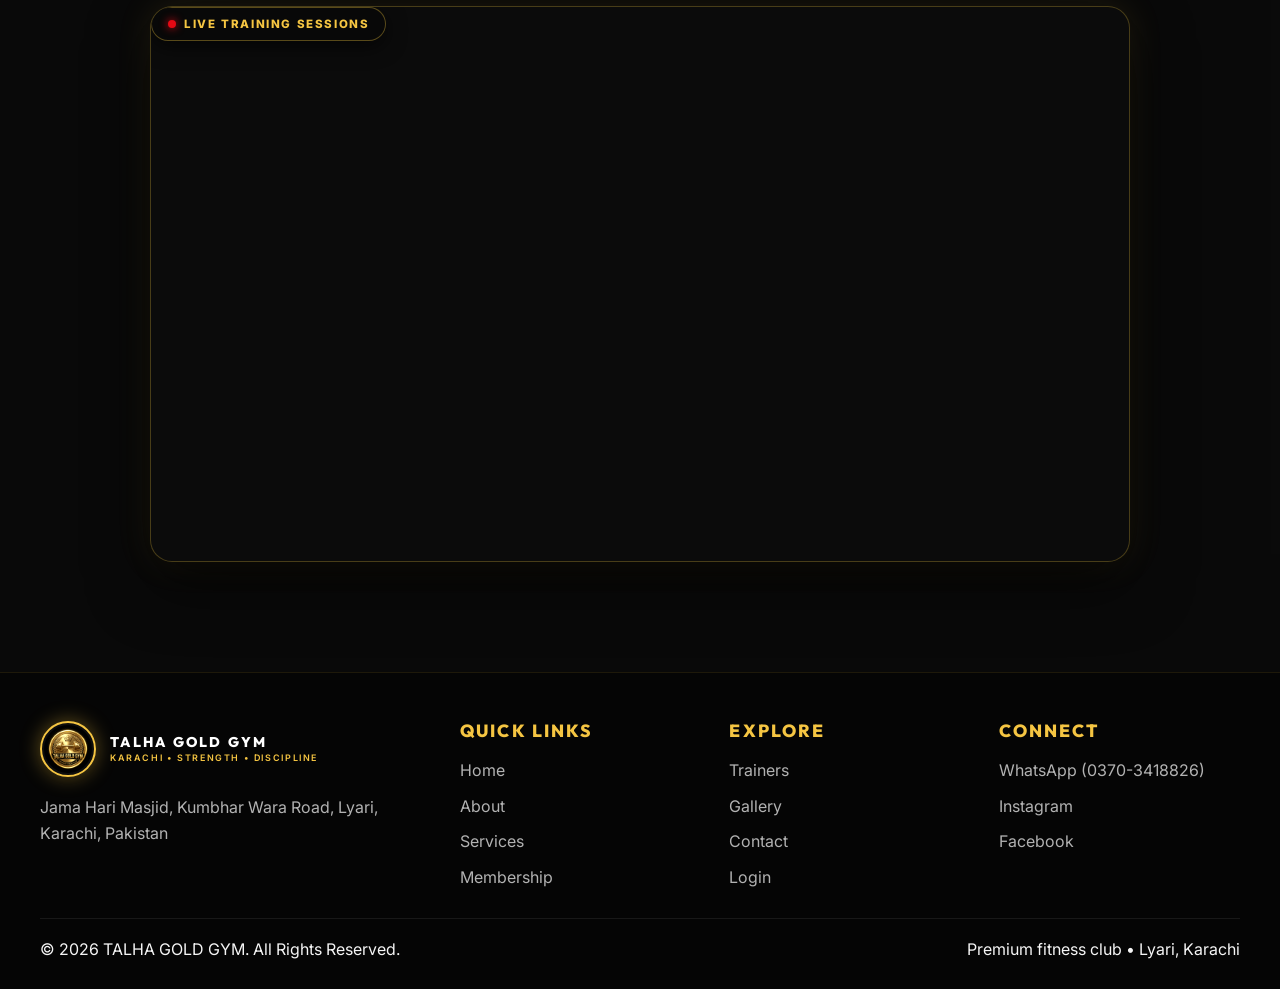
<file: services.html>
<!DOCTYPE html>
<html lang="en">
  <head>
    <meta charset="UTF-8" />
    <meta name="viewport" content="width=device-width, initial-scale=1.0" />
    <title>Services | TALHA GOLD GYM</title>
    <meta name="description" content="Explore premium gym services at TALHA GOLD GYM, including strength training, personal coaching, cardio, nutrition guidance and progress tracking." />
    <link rel="stylesheet" href="css/style.css" />
    <link rel="stylesheet" href="css/responsive.css" />
  </head>
  <body>
    <header class="site-header">
      <div class="header-inner">
        <a href="index.html" class="brand" aria-label="Talha Gold Gym home">
          <span class="brand-mark brand-mark--logo"><img src="images/TGG-LOGO.jpg" alt="Talha Gold Gym Logo" class="brand-logo-img" /></span>
          <span class="brand-copy">
            <strong>TALHA GOLD GYM</strong>
            <span>Strength • Discipline • Community</span>
          </span>
        </a>
        <button class="nav-toggle" type="button" aria-label="Toggle navigation" aria-expanded="false"><span></span></button>
        <nav class="main-nav" aria-label="Main navigation">
          <a href="index.html">Home</a>
          <a href="about.html">About</a>
          <a href="services.html" class="active">Services</a>
          <a href="membership.html">Membership</a>
          <a href="trainers.html">Trainers</a>
          <a href="gallery.html">Gallery</a>
          <a href="contact.html">Contact</a>
          <a href="login.html">Login</a>
        </nav>
        <div class="header-actions">
          <a href="membership.html#online-slip-section" class="btn btn--slip">⚡ Online Slip</a>
          <a href="membership.html#membership-request" class="btn btn--primary">Join Now</a>
        </div>
      </div>
    </header>

    <main class="page-body">
      <section class="page-hero">
        <div class="page-hero-content reveal">
          <span class="eyebrow">Services</span>
          <h1 class="page-heading">TRAIN WITH PURPOSE.</h1>
          <p class="lead">Structured coaching and premium training support designed to match every stage of your fitness journey.</p>
        </div>
      </section>

      <section class="section">
        <div class="container reveal">
          <div class="service-grid">
            <article class="service-card">
              <span class="service-number">01</span>
              <h3>Personal Training</h3>
              <div class="service-icon">✦</div>
              <p>One-on-one support for technique, progression, and focused performance in a disciplined training environment.</p>
              <a href="membership.html#membership-request" class="btn btn--secondary">Get Started</a>
            </article>
            <article class="service-card">
              <span class="service-number">02</span>
              <h3>Strength Training</h3>
              <div class="service-icon">▣</div>
              <p>Structured lifting sessions built around power, movement quality, and realistic progress over time.</p>
              <a href="membership.html#membership-request" class="btn btn--secondary">Get Started</a>
            </article>
            <article class="service-card">
              <span class="service-number">03</span>
              <h3>Weight Loss</h3>
              <div class="service-icon">◌</div>
              <p>Smart, sustainable programming focused on consistency, calorie burn, and healthy lifestyle habits.</p>
              <a href="contact.html" class="btn btn--secondary">Get Started</a>
            </article>
            <article class="service-card">
              <span class="service-number">04</span>
              <h3>Muscle Building</h3>
              <div class="service-icon">◍</div>
              <p>Performance-focused guidance to improve strength, size, recovery, and long-term training efficiency.</p>
              <a href="membership.html#membership-request" class="btn btn--secondary">Get Started</a>
            </article>
            <article class="service-card">
              <span class="service-number">05</span>
              <h3>Cardio</h3>
              <div class="service-icon">◎</div>
              <p>Endurance-building routines that improve heart health, stamina, and overall fitness capacity.</p>
              <a href="contact.html" class="btn btn--secondary">Get Started</a>
            </article>
            <article class="service-card">
              <span class="service-number">06</span>
              <h3>Functional Training</h3>
              <div class="service-icon">⌁</div>
              <p>Movement-based support designed to improve mobility, coordination, strength, and real-world athleticism.</p>
              <a href="membership.html#membership-request" class="btn btn--secondary">Get Started</a>
            </article>
            <article class="service-card">
              <span class="service-number">07</span>
              <h3>Fitness Consultation</h3>
              <div class="service-icon">◐</div>
              <p>Initial guidance and assessment to align your training goals with a realistic and sustainable plan.</p>
              <a href="contact.html" class="btn btn--secondary">Get Started</a>
            </article>
            <article class="service-card">
              <span class="service-number">08</span>
              <h3>Workout Plans</h3>
              <div class="service-icon">◫</div>
              <p>Targeted routines that support progression, consistency, and measurable goal-based improvement.</p>
              <a href="membership.html#membership-request" class="btn btn--secondary">Get Started</a>
            </article>
            <article class="service-card">
              <span class="service-number">09</span>
              <h3>Diet Guidance</h3>
              <div class="service-icon">◒</div>
              <p>Basic nutritional direction to complement training and support health, recovery, and sustainable results.</p>
              <a href="contact.html" class="btn btn--secondary">Get Started</a>
            </article>
            <article class="service-card">
              <span class="service-number">10</span>
              <h3>Progress Tracking</h3>
              <div class="service-icon">◔</div>
              <p>Consistent monitoring of performance, workout movement, and routine consistency for long-term results.</p>
              <a href="membership.html#membership-request" class="btn btn--secondary">Get Started</a>
            </article>
          </div>
        </div>
      </section>

      <section class="section" style="background: rgba(255,255,255,0.01);">
        <div class="container reveal">
          <div class="section-header">
            <span class="eyebrow">Training environments</span>
            <h2 class="section-heading">WHERE YOU WILL TRAIN</h2>
          </div>

          <div class="facilities-mosaic" style="margin-bottom: 48px;">
            <div class="facility-card-visual" style="height: 220px;">
              <img src="images/gym-dumbbells.jpg" alt="Free Weights and Dumbbells" loading="lazy" />
              <span class="badge">Free Weights & Powerlifting</span>
            </div>
            <div class="facility-card-visual" style="height: 220px;">
              <img src="images/WhatsApp Image 2026-10-03 at 4.06.28 PM.jpeg" alt="Seated Chest Press" loading="lazy" />
              <span class="badge">Heavy Resistance Machines</span>
            </div>
            <div class="facility-card-visual" style="height: 220px;">
              <img src="images/gym-cardio.jpg" alt="Cardio Training Section" loading="lazy" />
              <span class="badge">Cardio & Stamina Floor</span>
            </div>
            <div class="facility-card-visual" style="height: 220px;">
              <img src="images/gym-functional.jpg" alt="Functional Training Floor" loading="lazy" />
              <span class="badge">Functional Arena & Agility</span>
            </div>
          </div>

          <div class="section-header">
            <span class="eyebrow">Services in Action</span>
            <h2 class="section-heading">REAL TRAINING. REAL PROGRESSION.</h2>
          </div>
          <div class="media-block">
            <span class="media-block-badge">LIVE TRAINING SESSIONS</span>
            <video autoplay muted loop playsinline preload="auto" src="videos/GYM-TRAINING.mp4">
              <source src="videos/GYM-TRAINING.mp4" type="video/mp4" />
            </video>
          </div>
        </div>
      </section>
    </main>

    <footer class="footer">
      <div class="container">
        <div class="footer-grid">
          <div>
            <div class="brand footer-brand">
              <span class="brand-mark brand-mark--logo"><img src="images/TGG-LOGO.jpg" alt="Talha Gold Gym Logo" class="brand-logo-img" /></span>
              <span class="brand-copy"><strong>TALHA GOLD GYM</strong><span>Karachi • Strength • Discipline</span></span>
            </div>
            <p>Jama Hari Masjid, Kumbhar Wara Road, Lyari, Karachi, Pakistan</p>
          </div>
          <div>
            <h3 style="font-size: 1.1rem; letter-spacing: 0.12em; text-transform: uppercase; color: var(--gold-bright);">Quick Links</h3>
            <ul class="footer-links">
              <li><a href="index.html">Home</a></li>
              <li><a href="about.html">About</a></li>
              <li><a href="services.html">Services</a></li>
              <li><a href="membership.html">Membership</a></li>
            </ul>
          </div>
          <div>
            <h3 style="font-size: 1.1rem; letter-spacing: 0.12em; text-transform: uppercase; color: var(--gold-bright);">Explore</h3>
            <ul class="footer-links">
              <li><a href="trainers.html">Trainers</a></li>
              <li><a href="gallery.html">Gallery</a></li>
              <li><a href="contact.html">Contact</a></li>
              <li><a href="login.html">Login</a></li>
            </ul>
          </div>
          <div>
            <h3 style="font-size: 1.1rem; letter-spacing: 0.12em; text-transform: uppercase; color: var(--gold-bright);">Connect</h3>
            <ul class="footer-social">
              <li><a href="https://wa.me/923703418826" target="_blank" rel="noopener">WhatsApp (0370-3418826)</a></li>
              <li><a href="https://instagram.com" target="_blank" rel="noopener">Instagram</a></li>
              <li><a href="https://facebook.com" target="_blank" rel="noopener">Facebook</a></li>
            </ul>
          </div>
        </div>
        <div class="footer-bottom">
          <span>© <span data-year></span> TALHA GOLD GYM. All Rights Reserved.</span>
          <span>Premium fitness club • Lyari, Karachi</span>
        </div>
      </div>
    </footer>

    <script src="js/main.js"></script>
  </body>
</html>
</file>
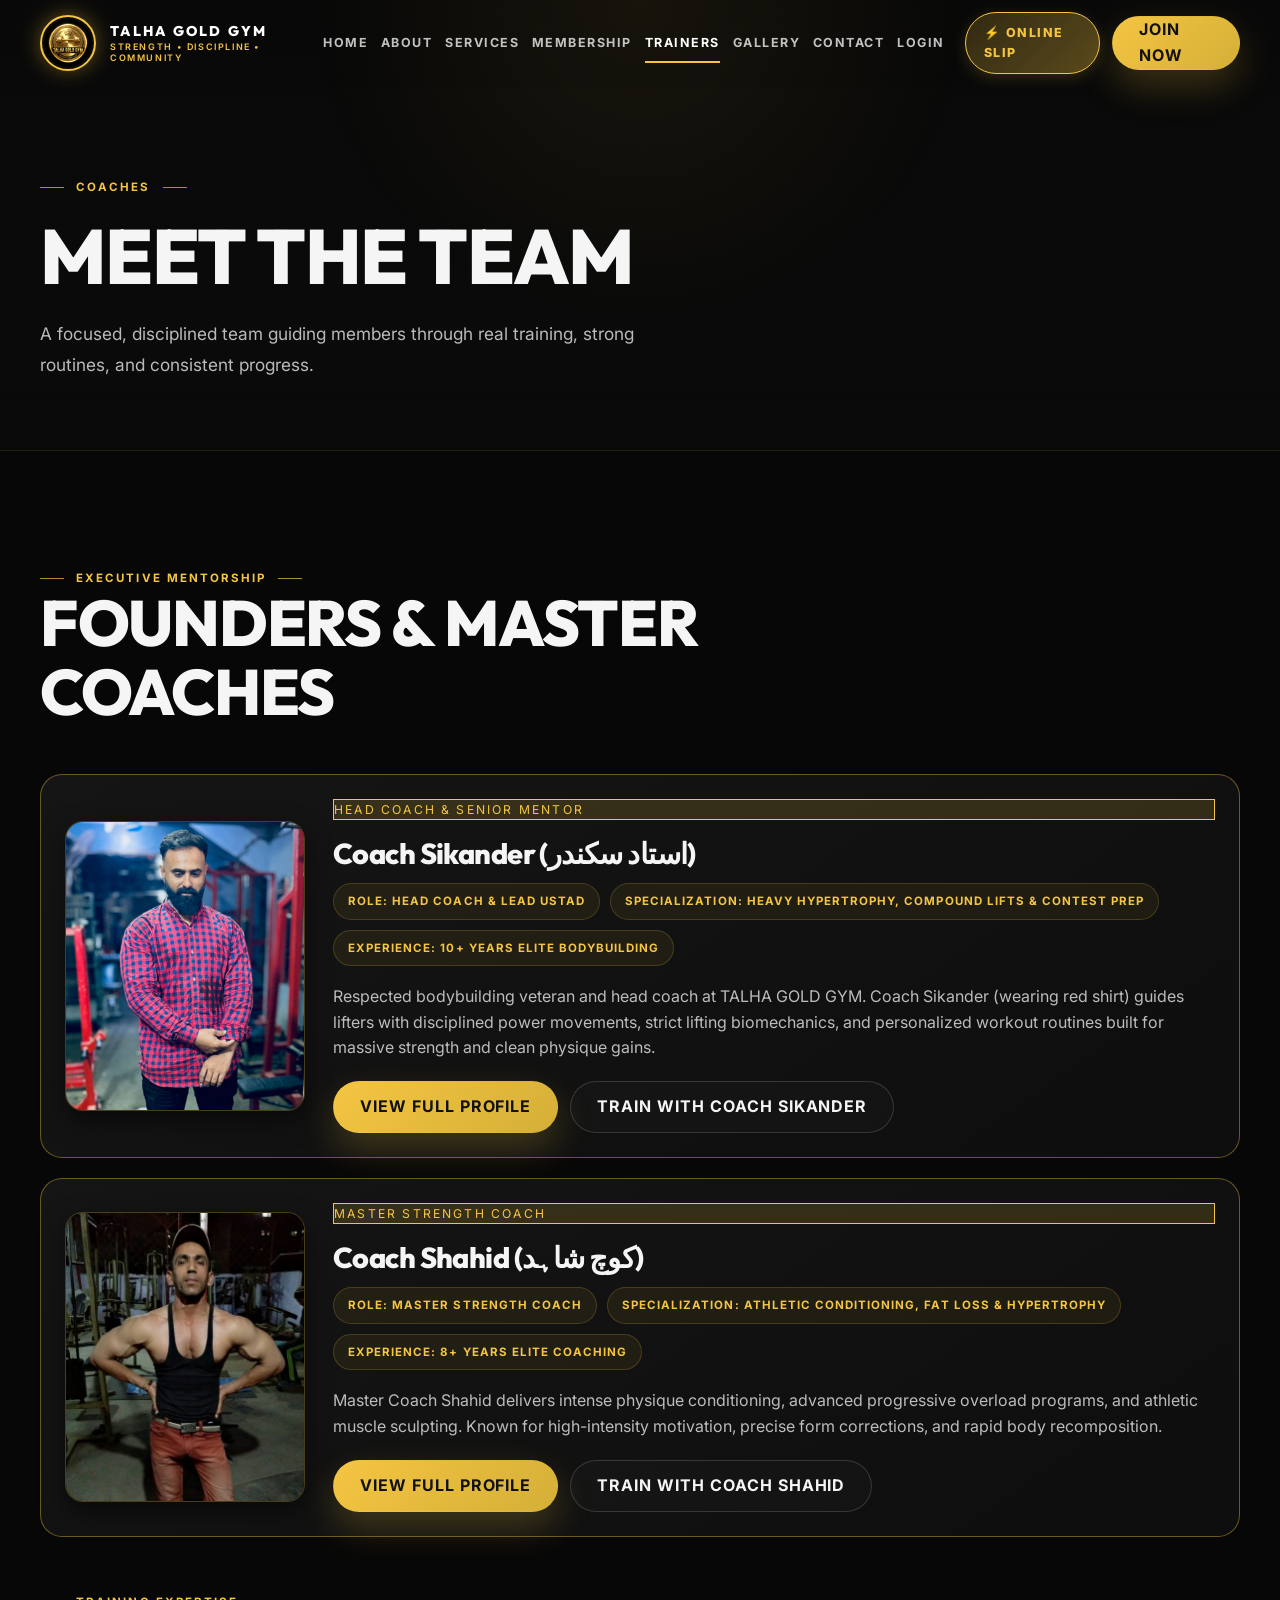
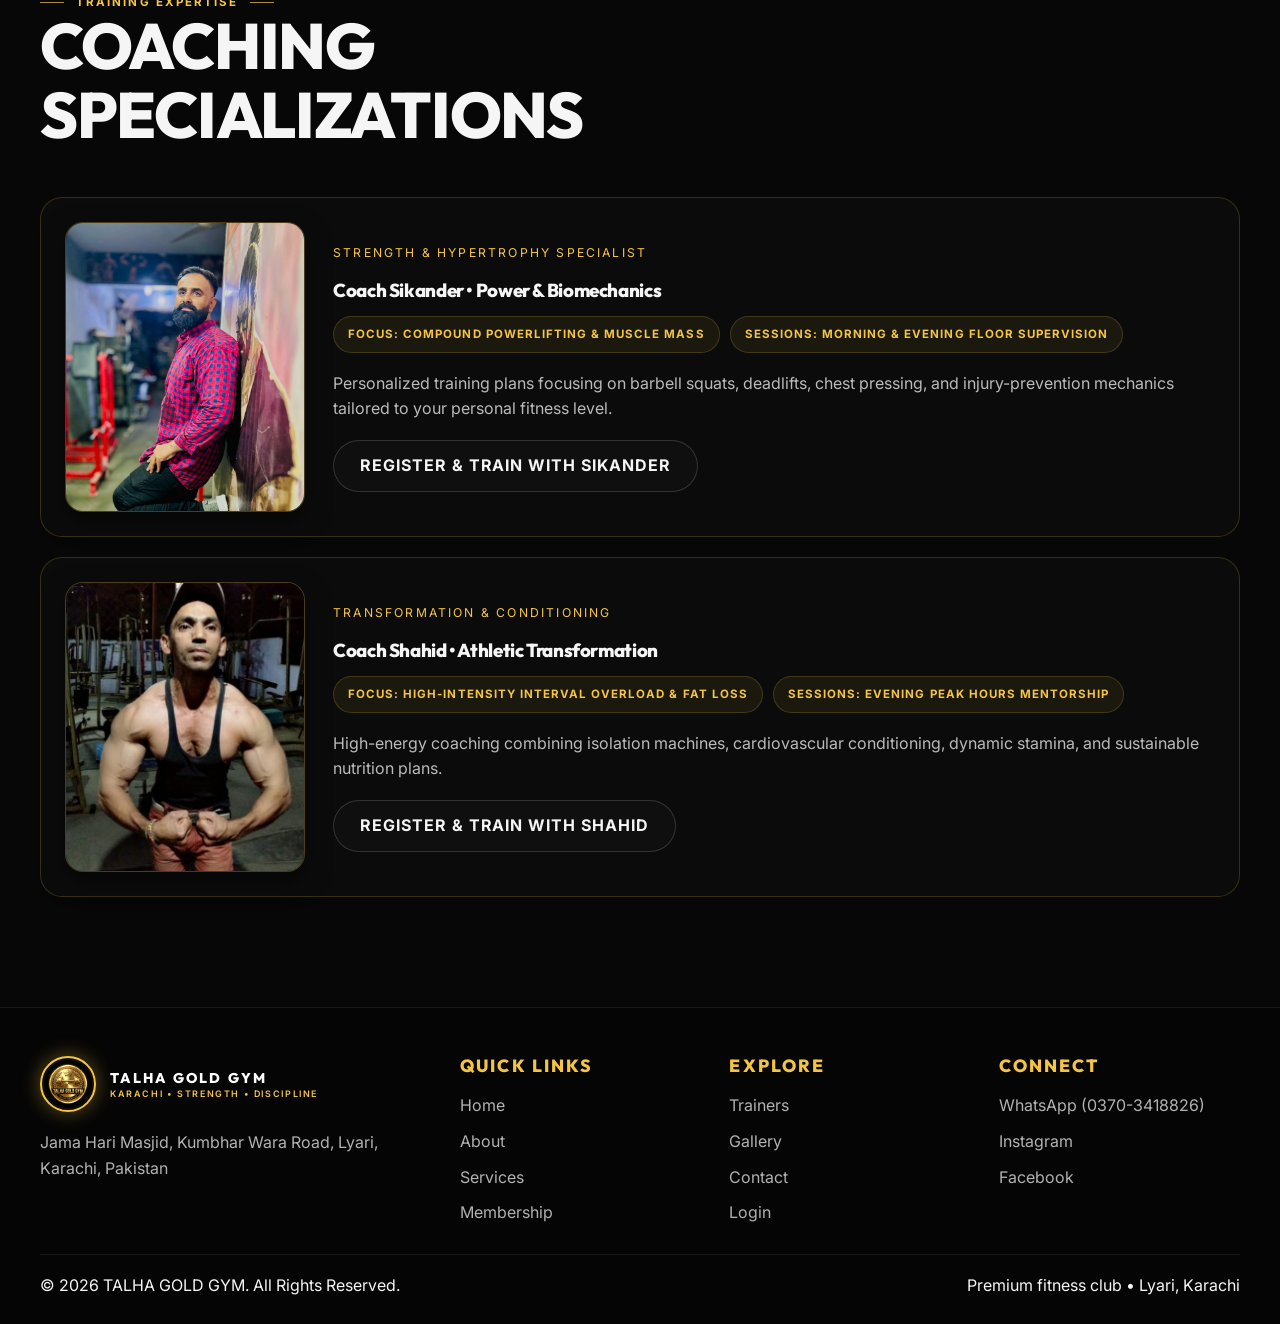
<file: trainers.html>
<!DOCTYPE html>
<html lang="en">
  <head>
    <meta charset="UTF-8" />
    <meta name="viewport" content="width=device-width, initial-scale=1.0" />
    <title>Trainers | TALHA GOLD GYM</title>
    <meta name="description" content="Meet the team at TALHA GOLD GYM and learn about the coaching approach, specialization, and training philosophy." />
    <link rel="stylesheet" href="css/style.css" />
    <link rel="stylesheet" href="css/responsive.css" />
  </head>
  <body>
    <header class="site-header">
      <div class="header-inner">
        <a href="index.html" class="brand" aria-label="Talha Gold Gym home">
          <span class="brand-mark brand-mark--logo"><img src="images/TGG-LOGO.jpg" alt="Talha Gold Gym Logo" class="brand-logo-img" /></span>
          <span class="brand-copy">
            <strong>TALHA GOLD GYM</strong>
            <span>Strength • Discipline • Community</span>
          </span>
        </a>
        <button class="nav-toggle" type="button" aria-label="Toggle navigation" aria-expanded="false"><span></span></button>
        <nav class="main-nav" aria-label="Main navigation">
          <a href="index.html">Home</a>
          <a href="about.html">About</a>
          <a href="services.html">Services</a>
          <a href="membership.html">Membership</a>
          <a href="trainers.html" class="active">Trainers</a>
          <a href="gallery.html">Gallery</a>
          <a href="contact.html">Contact</a>
          <a href="login.html">Login</a>
        </nav>
        <div class="header-actions">
          <a href="membership.html#online-slip-section" class="btn btn--slip">⚡ Online Slip</a>
          <a href="membership.html#membership-request" class="btn btn--primary">Join Now</a>
        </div>
      </div>
    </header>

    <main class="page-body">
      <section class="page-hero">
        <div class="page-hero-content reveal">
          <span class="eyebrow">Coaches</span>
          <h1 class="page-heading">MEET THE TEAM</h1>
          <p class="lead">A focused, disciplined team guiding members through real training, strong routines, and consistent progress.</p>
        </div>
      </section>

      <section class="section">
        <div class="container reveal">
          <div class="section-header">
            <span class="eyebrow">Executive Mentorship</span>
            <h2 class="section-heading">FOUNDERS & MASTER COACHES</h2>
          </div>

          <div class="trainer-list" style="margin-bottom: 48px;">
            <!-- COACH SIKANDER (Red Shirt) -->
            <div class="trainer-card" style="border-color: rgba(212,175,55,0.45); background: linear-gradient(145deg, rgba(22,22,22,0.95), rgba(14,14,14,0.98));">
              <div class="trainer-thumb">
                <img src="images/USTAD-01.jpg" alt="Coach Sikander - Head Coach" loading="lazy" style="object-position: center 10%;" />
              </div>
              <div>
                <span class="position-tag" style="background: rgba(212,175,55,0.18); color: var(--gold-bright); border: 1px solid var(--gold-bright);">Head Coach & Senior Mentor</span>
                <h3 style="font-size: 1.8rem; margin: 8px 0 10px;">Coach Sikander (استاد سکندر)</h3>
                <div class="trainer-meta">
                  <span>Role: Head Coach & Lead Ustad</span>
                  <span>Specialization: Heavy Hypertrophy, Compound Lifts & Contest Prep</span>
                  <span>Experience: 10+ Years Elite Bodybuilding</span>
                </div>
                <p>Respected bodybuilding veteran and head coach at TALHA GOLD GYM. Coach Sikander (wearing red shirt) guides lifters with disciplined power movements, strict lifting biomechanics, and personalized workout routines built for massive strength and clean physique gains.</p>
                <div style="display: flex; gap: 12px; margin-top: 20px; flex-wrap: wrap;">
                  <button class="btn btn--primary" type="button" data-trainer data-name="Coach Sikander" data-role="Head Coach & Senior Mentor" data-bio="Head Coach Sikander has guided hundreds of lifters in Lyari, Karachi. Specializing in compound barbell lifts, hypertrophy programming, muscle mass gain, and authentic lifting discipline.">View Full Profile</button>
                  <a href="https://wa.me/923703418826?text=Hello%20TALHA%20GOLD%20GYM,%20I%20want%20to%20train%20under%20Coach%20Sikander!" target="_blank" rel="noopener" class="btn btn--secondary">Train With Coach Sikander</a>
                </div>
              </div>
            </div>

            <!-- COACH SHAHID -->
            <div class="trainer-card" style="border-color: rgba(212,175,55,0.45); background: linear-gradient(145deg, rgba(22,22,22,0.95), rgba(14,14,14,0.98));">
              <div class="trainer-thumb">
                <img src="images/USTAD-02.jpg" alt="Coach Shahid - Master Coach" loading="lazy" style="object-position: center 12%;" />
              </div>
              <div>
                <span class="position-tag" style="background: rgba(212,175,55,0.18); color: var(--gold-bright); border: 1px solid var(--gold-bright);">Master Strength Coach</span>
                <h3 style="font-size: 1.8rem; margin: 8px 0 10px;">Coach Shahid (کوچ شاہد)</h3>
                <div class="trainer-meta">
                  <span>Role: Master Strength Coach</span>
                  <span>Specialization: Athletic Conditioning, Fat Loss & Hypertrophy</span>
                  <span>Experience: 8+ Years Elite Coaching</span>
                </div>
                <p>Master Coach Shahid delivers intense physique conditioning, advanced progressive overload programs, and athletic muscle sculpting. Known for high-intensity motivation, precise form corrections, and rapid body recomposition.</p>
                <div style="display: flex; gap: 12px; margin-top: 20px; flex-wrap: wrap;">
                  <button class="btn btn--primary" type="button" data-trainer data-name="Coach Shahid" data-role="Master Strength Coach" data-bio="Coach Shahid specializes in athletic hypertrophy, stubborn fat loss acceleration, core strength, and injury-free training protocols designed for serious fitness enthusiasts and beginner transformations alike.">View Full Profile</button>
                  <a href="https://wa.me/923703418826?text=Hello%20TALHA%20GOLD%20GYM,%20I%20want%20to%20train%20under%20Coach%20Shahid!" target="_blank" rel="noopener" class="btn btn--secondary">Train With Coach Shahid</a>
                </div>
              </div>
            </div>
          </div>

          <div class="section-header">
            <span class="eyebrow">Training Expertise</span>
            <h2 class="section-heading">COACHING SPECIALIZATIONS</h2>
          </div>

          <div class="trainer-list">
            <div class="trainer-card">
              <div class="trainer-thumb">
                <img src="images/TRAINER-01.jpg" alt="Coach Sikander - Action" loading="lazy" style="object-position: center 10%;" />
              </div>
              <div>
                <span class="position-tag">Strength & Hypertrophy Specialist</span>
                <h3>Coach Sikander • Power & Biomechanics</h3>
                <div class="trainer-meta">
                  <span>Focus: Compound Powerlifting & Muscle Mass</span>
                  <span>Sessions: Morning & Evening Floor Supervision</span>
                </div>
                <p>Personalized training plans focusing on barbell squats, deadlifts, chest pressing, and injury-prevention mechanics tailored to your personal fitness level.</p>
                <div style="margin-top: 18px;">
                  <a href="membership.html#membership-request" class="btn btn--secondary">Register & Train With Sikander</a>
                </div>
              </div>
            </div>

            <div class="trainer-card">
              <div class="trainer-thumb">
                <img src="images/TRAINER-02.jpg" alt="Coach Shahid - Action" loading="lazy" style="object-position: center 12%;" />
              </div>
              <div>
                <span class="position-tag">Transformation & Conditioning</span>
                <h3>Coach Shahid • Athletic Transformation</h3>
                <div class="trainer-meta">
                  <span>Focus: High-Intensity Interval Overload & Fat Loss</span>
                  <span>Sessions: Evening Peak Hours Mentorship</span>
                </div>
                <p>High-energy coaching combining isolation machines, cardiovascular conditioning, dynamic stamina, and sustainable nutrition plans.</p>
                <div style="margin-top: 18px;">
                  <a href="membership.html#membership-request" class="btn btn--secondary">Register & Train With Shahid</a>
                </div>
              </div>
            </div>
          </div>
        </div>
      </section>
    </main>

    <div class="modal" id="trainer-modal" aria-hidden="true">
      <div class="modal-panel">
        <button class="modal-close" type="button" aria-label="Close profile">✕</button>
        <h2 id="trainer-name" style="color:var(--text); margin-bottom:8px;">Profile</h2>
        <p class="position-tag" id="trainer-role" style="margin: 0 0 18px;">Role</p>
        <p id="trainer-description" style="line-height:1.8; color:rgba(245,245,245,0.85); margin-bottom:24px;">Profile details.</p>
        <div>
          <a href="https://wa.me/923703418826?text=Hello%20TALHA%20GOLD%20GYM,%20I%20want%20to%20book%20a%20training%20session%20with%20Coach%20Sikander%20or%20Coach%20Shahid!" target="_blank" rel="noopener" class="btn btn--primary">Book Training Session (0370-3418826 / 0322-3550180)</a>
        </div>
      </div>
    </div>

    <footer class="footer">
      <div class="container">
        <div class="footer-grid">
          <div>
            <div class="brand footer-brand">
              <span class="brand-mark brand-mark--logo"><img src="images/TGG-LOGO.jpg" alt="Talha Gold Gym Logo" class="brand-logo-img" /></span>
              <span class="brand-copy"><strong>TALHA GOLD GYM</strong><span>Karachi • Strength • Discipline</span></span>
            </div>
            <p>Jama Hari Masjid, Kumbhar Wara Road, Lyari, Karachi, Pakistan</p>
          </div>
          <div>
            <h3 style="font-size: 1.1rem; letter-spacing: 0.12em; text-transform: uppercase; color: var(--gold-bright);">Quick Links</h3>
            <ul class="footer-links">
              <li><a href="index.html">Home</a></li>
              <li><a href="about.html">About</a></li>
              <li><a href="services.html">Services</a></li>
              <li><a href="membership.html">Membership</a></li>
            </ul>
          </div>
          <div>
            <h3 style="font-size: 1.1rem; letter-spacing: 0.12em; text-transform: uppercase; color: var(--gold-bright);">Explore</h3>
            <ul class="footer-links">
              <li><a href="trainers.html">Trainers</a></li>
              <li><a href="gallery.html">Gallery</a></li>
              <li><a href="contact.html">Contact</a></li>
              <li><a href="login.html">Login</a></li>
            </ul>
          </div>
          <div>
            <h3 style="font-size: 1.1rem; letter-spacing: 0.12em; text-transform: uppercase; color: var(--gold-bright);">Connect</h3>
            <ul class="footer-social">
              <li><a href="https://wa.me/923703418826" target="_blank" rel="noopener">WhatsApp (0370-3418826)</a></li>
              <li><a href="https://instagram.com" target="_blank" rel="noopener">Instagram</a></li>
              <li><a href="https://facebook.com" target="_blank" rel="noopener">Facebook</a></li>
            </ul>
          </div>
        </div>
        <div class="footer-bottom">
          <span>© <span data-year></span> TALHA GOLD GYM. All Rights Reserved.</span>
          <span>Premium fitness club • Lyari, Karachi</span>
        </div>
      </div>
    </footer>

    <script src="js/main.js"></script>
  </body>
</html>
</file>
<file: css/style.css>
@import url("https://fonts.googleapis.com/css2?family=Inter:wght@300;400;500;600;700;800&family=Outfit:wght@500;600;700;800;900&display=swap");

:root {
  --bg: #070707;
  --bg-soft: #101010;
  --panel: #161616;
  --panel-2: #1c1c1c;
  --muted: #a0a0a0;
  --text: #f5f5f5;
  --white: #ffffff;
  --gold: #d4af37;
  --gold-bright: #f5c542;
  --gold-glow: rgba(245, 197, 66, 0.38);
  --line: rgba(212, 175, 55, 0.2);
  --shadow: 0 24px 60px rgba(0, 0, 0, 0.5);
  --radius: 22px;
  --container: min(1200px, calc(100% - 32px));
  --font-heading: "Outfit", sans-serif;
  --font-body: "Inter", -apple-system, BlinkMacSystemFont, "Segoe UI", Roboto, sans-serif;
}

* {
  box-sizing: border-box;
}

html {
  scroll-behavior: smooth;
  scroll-padding-top: 90px;
}

.form-highlight-flash {
  animation: formGoldPulse 1.6s ease-out;
}

@keyframes formGoldPulse {
  0% {
    box-shadow: 0 0 0 rgba(245, 197, 66, 0);
    border-color: rgba(212, 175, 55, 0.14);
  }
  35% {
    box-shadow: 0 0 35px rgba(245, 197, 66, 0.65);
    border-color: var(--gold-bright);
    transform: scale(1.008);
  }
  100% {
    box-shadow: 0 0 0 rgba(245, 197, 66, 0);
    border-color: rgba(212, 175, 55, 0.14);
    transform: scale(1);
  }
}

.field-invalid {
  border-color: #ff4757 !important;
  background-color: rgba(255, 71, 87, 0.08) !important;
  box-shadow: 0 0 12px rgba(255, 71, 87, 0.35) !important;
  animation: fieldShake 0.35s ease-in-out;
}

@keyframes fieldShake {
  0%, 100% { transform: translateX(0); }
  25% { transform: translateX(-4px); }
  50% { transform: translateX(4px); }
  75% { transform: translateX(-3px); }
}

body {
  margin: 0;
  font-family: var(--font-body);
  background: var(--bg);
  color: var(--text);
  line-height: 1.6;
  overflow-x: hidden;
}

body::before {
  content: "";
  position: fixed;
  inset: 0;
  background: radial-gradient(circle at top, rgba(212, 175, 55, 0.08), transparent 30%);
  pointer-events: none;
  z-index: 0;
}

img,
video {
  display: block;
  max-width: 100%;
}

a {
  color: inherit;
  text-decoration: none;
}

button,
input {
  font: inherit;
}

.container {
  width: var(--container);
  margin: 0 auto;
  position: relative;
  z-index: 1;
}

.section {
  padding: 110px 0;
  position: relative;
}

.section-header {
  max-width: 760px;
  margin-bottom: 48px;
}

.eyebrow {
  display: inline-flex;
  align-items: center;
  gap: 12px;
  letter-spacing: 0.18em;
  text-transform: uppercase;
  color: var(--gold-bright);
  font-size: 0.72rem;
  font-weight: 700;
}

.eyebrow::before,
.eyebrow::after {
  content: "";
  width: 24px;
  height: 1px;
  background: rgba(245, 197, 66, 0.7);
}

h1, h2, h3, h4, h5, h6 {
  font-family: var(--font-heading);
  margin: 0 0 16px;
  line-height: 1.08;
  letter-spacing: -0.02em;
  font-weight: 800;
}

p {
  margin: 0;
  color: rgba(245, 245, 245, 0.75);
}

.page-heading {
  font-size: clamp(2.6rem, 6vw, 5rem);
  margin-bottom: 20px;
  text-transform: uppercase;
}

.section-heading {
  font-size: clamp(2.2rem, 5vw, 4.1rem);
  margin-bottom: 18px;
  text-transform: uppercase;
}

.lead {
  font-size: 1.08rem;
  line-height: 1.8;
  max-width: 640px;
}

.btn {
  display: inline-flex;
  align-items: center;
  justify-content: center;
  gap: 10px;
  min-height: 52px;
  padding: 0 26px;
  border-radius: 999px;
  border: 1px solid transparent;
  font-weight: 700;
  letter-spacing: 0.06em;
  text-transform: uppercase;
  transition: transform 0.25s ease, border-color 0.25s ease, background 0.25s ease, box-shadow 0.25s ease;
  cursor: pointer;
}

.btn:hover {
  transform: translateY(-2px);
}

.btn--primary {
  background: linear-gradient(135deg, var(--gold-bright), var(--gold));
  color: #111;
  box-shadow: 0 16px 36px rgba(212, 175, 55, 0.24);
}

.btn--secondary {
  background: rgba(255, 255, 255, 0.02);
  border-color: rgba(255, 255, 255, 0.15);
  color: var(--text);
}

.btn--dark {
  background: rgba(0, 0, 0, 0.34);
  border-color: rgba(212, 175, 55, 0.22);
  color: var(--text);
}

.site-header {
  position: fixed;
  top: 0;
  left: 0;
  width: 100%;
  z-index: 1000;
  background: rgba(8, 8, 8, 0.06);
  border-bottom: 1px solid transparent;
  transition: background 0.3s ease, border-color 0.3s ease, box-shadow 0.3s ease;
}

.site-header.scrolled {
  background: rgba(8, 8, 8, 0.94);
  border-color: rgba(212, 175, 55, 0.15);
  box-shadow: 0 20px 60px rgba(0, 0, 0, 0.28);
}

.header-inner {
  width: var(--container);
  margin: 0 auto;
  min-height: 86px;
  display: flex;
  align-items: center;
  justify-content: space-between;
  gap: 20px;
}

.brand {
  display: inline-flex;
  align-items: center;
  gap: 14px;
  text-decoration: none;
}

.brand-mark {
  width: 52px;
  height: 52px;
  border-radius: 14px;
  display: grid;
  place-items: center;
  background: rgba(212, 175, 55, 0.08);
  border: 1px solid rgba(212, 175, 55, 0.3);
  color: var(--gold-bright);
  font-size: 0.86rem;
  font-weight: 900;
  letter-spacing: 0.14em;
  box-shadow: inset 0 0 0 1px rgba(255, 255, 255, 0.04);
  overflow: hidden;
}

.brand-mark--logo {
  background: radial-gradient(circle, #1a1a1a 0%, #080808 100%);
  border: 2px solid #f5c542;
  width: 56px;
  height: 56px;
  border-radius: 50%;
  padding: 2px;
  box-shadow: 0 0 20px rgba(245, 197, 66, 0.4), 0 4px 12px rgba(0, 0, 0, 0.7);
  overflow: hidden;
  position: relative;
  flex-shrink: 0;
  transition: transform 0.35s cubic-bezier(0.34, 1.56, 0.64, 1), box-shadow 0.35s ease, border-color 0.35s ease;
}

.brand:hover .brand-mark--logo {
  transform: scale(1.08) rotate(3deg);
  border-color: #ffd700;
  box-shadow: 0 0 28px rgba(245, 197, 66, 0.65), 0 8px 20px rgba(0, 0, 0, 0.8);
}

.brand-logo-img {
  width: 100%;
  height: 100%;
  object-fit: cover;
  border-radius: 50%;
  display: block;
  filter: contrast(1.12) brightness(1.05);
}

.brand-copy {
  display: flex;
  flex-direction: column;
  line-height: 1.15;
}

.brand-copy strong {
  font-family: var(--font-heading);
  font-size: 0.88rem;
  font-weight: 800;
  letter-spacing: 0.16em;
  text-transform: uppercase;
  color: var(--white);
}

.brand-copy span {
  font-size: 0.56rem;
  letter-spacing: 0.18em;
  text-transform: uppercase;
  color: var(--gold-bright);
  margin-top: 3px;
  font-weight: 600;
}

.main-nav {
  display: flex;
  align-items: center;
  gap: clamp(10px, 1vw, 20px);
}

.main-nav a {
  position: relative;
  color: rgba(245, 245, 245, 0.78);
  font-size: 0.78rem;
  font-weight: 700;
  letter-spacing: 0.12em;
  text-transform: uppercase;
  transition: color 0.25s ease;
}

.main-nav a::after {
  content: "";
  position: absolute;
  left: 0;
  bottom: -10px;
  width: 100%;
  height: 2px;
  background: var(--gold-bright);
  transform: scaleX(0);
  transform-origin: right;
  transition: transform 0.25s ease;
}

.main-nav a:hover,
.main-nav a.active {
  color: var(--white);
}

.main-nav a:hover::after,
.main-nav a.active::after {
  transform: scaleX(1);
  transform-origin: left;
}

.header-actions {
  display: flex;
  align-items: center;
  gap: 12px;
}

.nav-toggle {
  display: none;
  width: 48px;
  height: 48px;
  border: 1px solid rgba(212, 175, 55, 0.2);
  border-radius: 12px;
  background: rgba(255, 255, 255, 0.02);
  color: var(--text);
  cursor: pointer;
}

.nav-toggle span,
.nav-toggle::before,
.nav-toggle::after {
  display: block;
  content: "";
  width: 20px;
  height: 2px;
  background: var(--text);
  border-radius: 999px;
  margin: 5px auto;
  transition: transform 0.25s ease, opacity 0.25s ease;
}

.nav-toggle[aria-expanded="true"] span {
  opacity: 0;
}

.nav-toggle[aria-expanded="true"]::before {
  transform: translateY(7px) rotate(45deg);
}

.nav-toggle[aria-expanded="true"]::after {
  transform: translateY(-7px) rotate(-45deg);
}

.hero {
  position: relative;
  min-height: 100vh;
  display: flex;
  align-items: center;
  background: #000;
}

.hero-video {
  position: absolute;
  inset: 0;
  width: 100%;
  height: 100%;
  object-fit: cover;
  object-position: center;
  filter: brightness(0.55) contrast(1.08) saturate(0.95);
  z-index: 0;
  pointer-events: none;
}

.hero-fallback {
  position: absolute;
  inset: 0;
  background: linear-gradient(135deg, rgba(8, 8, 8, 0.72), rgba(8, 8, 8, 0.88)), url("../images/gym-dumbbells.jpg") center/cover no-repeat;
  opacity: 0;
  transition: opacity 0.4s ease;
  z-index: 0;
  pointer-events: none;
}

.hero.is-fallback .hero-fallback {
  opacity: 1;
}

.hero-overlay {
  position: absolute;
  inset: 0;
  background: linear-gradient(90deg, rgba(8, 8, 8, 0.88) 0%, rgba(8, 8, 8, 0.5) 45%, rgba(8, 8, 8, 0.3) 100%),
              radial-gradient(circle at 75% 30%, rgba(212, 175, 55, 0.08), transparent 60%);
  z-index: 1;
  pointer-events: none;
}

.hero-content {
  position: relative;
  z-index: 1;
  width: var(--container);
  margin: 0 auto;
  padding-top: 110px;
}

.hero-copy {
  max-width: 760px;
}

.hero-kicker {
  display: inline-block;
  color: var(--gold-bright);
  text-transform: uppercase;
  letter-spacing: 0.18em;
  font-size: 0.7rem;
  margin-bottom: 18px;
  opacity: 0;
  transform: translateY(20px);
  animation: revealUp 0.8s ease forwards;
}

.hero h1 {
  font-size: clamp(3rem, 8vw, 7rem);
  margin-bottom: 16px;
  opacity: 0;
  transform: translateY(28px);
  animation: revealUp 0.9s ease 0.12s forwards;
}

.hero h1 .accent {
  display: block;
  color: var(--gold-bright);
}

.hero-subtext {
  font-size: clamp(1.06rem, 2vw, 1.4rem);
  color: rgba(245, 245, 245, 0.78);
  letter-spacing: 0.04em;
  opacity: 0;
  transform: translateY(28px);
  animation: revealUp 0.9s ease 0.18s forwards;
}

.hero-actions {
  display: flex;
  flex-wrap: wrap;
  gap: 16px;
  margin-top: 32px;
  opacity: 0;
  transform: translateY(24px);
  animation: revealUp 0.9s ease 0.24s forwards;
}

@keyframes revealUp {
  to {
    opacity: 1;
    transform: translateY(0);
  }
}

/* Hero Logo Badge */
.hero-logo-badge {
  display: inline-flex;
  flex-direction: column;
  align-items: flex-start;
  gap: 14px;
  margin-bottom: 26px;
  opacity: 0;
  transform: scale(0.9) translateY(12px);
  animation: logoPop 0.9s cubic-bezier(0.34, 1.56, 0.64, 1) forwards;
}

@keyframes logoPop {
  to { opacity: 1; transform: scale(1) translateY(0); }
}

.hero-logo-wrapper {
  position: relative;
  width: 140px;
  height: 140px;
}

.hero-logo-halo {
  position: absolute;
  inset: -10px;
  border-radius: 50%;
  background: radial-gradient(circle, rgba(245, 197, 66, 0.45) 0%, rgba(212, 175, 55, 0.15) 50%, transparent 72%);
  animation: haloPulse 3s infinite ease-in-out;
  pointer-events: none;
  z-index: 0;
}

@keyframes haloPulse {
  0%, 100% { transform: scale(1); opacity: 0.85; }
  50% { transform: scale(1.16); opacity: 0.4; }
}

.hero-logo {
  position: relative;
  z-index: 1;
  width: 100%;
  height: 100%;
  border-radius: 50%;
  object-fit: cover;
  border: 3.5px solid #f5c542;
  background: #080808;
  box-shadow: 0 0 35px rgba(245, 197, 66, 0.45), 0 16px 40px rgba(0, 0, 0, 0.8), inset 0 0 14px rgba(245, 197, 66, 0.35);
  filter: contrast(1.14) brightness(1.06);
  display: block;
  transition: transform 0.4s ease, box-shadow 0.4s ease;
}

.hero-logo:hover {
  transform: scale(1.05);
  box-shadow: 0 0 50px rgba(245, 197, 66, 0.65), 0 20px 45px rgba(0, 0, 0, 0.9);
}

.hero-badge-tag {
  position: relative;
  z-index: 1;
  display: inline-flex;
  align-items: center;
  gap: 8px;
  background: rgba(14, 14, 14, 0.9);
  backdrop-filter: blur(10px);
  -webkit-backdrop-filter: blur(10px);
  border: 1px solid rgba(245, 197, 66, 0.38);
  padding: 6px 16px;
  border-radius: 999px;
  color: var(--gold-bright);
  font-size: 0.7rem;
  font-weight: 800;
  letter-spacing: 0.16em;
  text-transform: uppercase;
  box-shadow: 0 8px 24px rgba(0, 0, 0, 0.5);
}

.badge-dot {
  width: 7px;
  height: 7px;
  border-radius: 50%;
  background: #f5c542;
  box-shadow: 0 0 10px #f5c542;
  animation: badgePulse 1.8s infinite ease-in-out;
}

@keyframes badgePulse {
  0%, 100% { opacity: 1; transform: scale(1); }
  50% { opacity: 0.4; transform: scale(0.8); }
}

/* Hero Scroll Hint */
.hero-scroll-hint {
  position: absolute;
  bottom: 32px;
  left: 50%;
  transform: translateX(-50%);
  z-index: 2;
}

.hero-scroll-hint span {
  display: block;
  width: 24px;
  height: 40px;
  border: 2px solid rgba(212, 175, 55, 0.5);
  border-radius: 12px;
  position: relative;
}

.hero-scroll-hint span::before {
  content: '';
  position: absolute;
  top: 6px;
  left: 50%;
  transform: translateX(-50%);
  width: 4px;
  height: 8px;
  background: var(--gold-bright);
  border-radius: 2px;
  animation: scrollBounce 1.8s ease infinite;
}

@keyframes scrollBounce {
  0%, 100% { opacity: 1; transform: translateX(-50%) translateY(0); }
  50% { opacity: 0.4; transform: translateX(-50%) translateY(12px); }
}

.content-panel {
  background: rgba(255, 255, 255, 0.02);
  border: 1px solid rgba(212, 175, 55, 0.14);
  border-radius: var(--radius);
  box-shadow: var(--shadow);
}

.intro-layout {
  display: grid;
  grid-template-columns: 1.05fr 0.95fr;
  gap: 42px;
  align-items: center;
}

.feature-image {
  position: relative;
  overflow: hidden;
  background: #101010;
  max-height: 380px;
  min-height: 280px;
  aspect-ratio: 4 / 3;
  width: 100%;
  border-radius: var(--radius);
  border: 1px solid rgba(255, 255, 255, 0.08);
}

.feature-image img {
  width: 100%;
  height: 100%;
  object-fit: cover;
  object-position: center;
  filter: grayscale(0.08) contrast(1.04);
}

.feature-image::after {
  content: "";
  position: absolute;
  inset: 0;
  background: linear-gradient(135deg, rgba(0, 0, 0, 0.15), rgba(0, 0, 0, 0.35));
}

.feature-copy {
  padding-right: 12px;
}

.feature-copy p + p {
  margin-top: 20px;
}

.feature-copy--center {
  text-align: center;
  max-width: 760px;
  margin: 0 auto;
  padding-right: 0;
}

/* =====================
   IMAGE SLIDER / CAROUSEL
   ===================== */
.slider-section {
  padding-top: 36px;
  padding-bottom: 76px;
  overflow: hidden;
}

.img-slider {
  position: relative;
  width: var(--container);
  max-width: 1160px;
  margin: 0 auto;
  height: 520px;
  border-radius: var(--radius);
  border: 1.5px solid rgba(212, 175, 55, 0.32);
  box-shadow: 0 28px 70px rgba(0, 0, 0, 0.75), 0 0 45px rgba(212, 175, 55, 0.15);
  overflow: hidden;
  background: #0a0a0a;
}

.slider-track {
  display: flex;
  height: 100%;
  transition: transform 0.7s cubic-bezier(0.77, 0, 0.18, 1);
  will-change: transform;
}

.slide {
  position: relative;
  min-width: 100%;
  height: 100%;
  overflow: hidden;
  flex-shrink: 0;
  background: #070707;
}

.slide img {
  width: 100%;
  height: 100%;
  object-fit: cover;
  object-position: center center;
  display: block;
  transition: transform 7s ease;
  filter: contrast(1.05) saturate(1.04);
}

.slide.is-active img {
  transform: scale(1.06);
}

.slide-caption {
  position: absolute;
  bottom: 0;
  left: 0;
  right: 0;
  padding: 80px 44px 34px;
  background: linear-gradient(0deg, rgba(5, 5, 5, 0.92) 0%, rgba(5, 5, 5, 0.5) 60%, transparent 100%);
  display: flex;
  align-items: flex-end;
  justify-content: space-between;
  gap: 16px;
  pointer-events: none;
}

.slide-caption span {
  font-family: var(--font-heading);
  font-size: 1.15rem;
  font-weight: 800;
  letter-spacing: 0.14em;
  text-transform: uppercase;
  color: var(--gold-bright);
  text-shadow: 0 2px 12px rgba(0, 0, 0, 0.8);
  opacity: 0;
  transform: translateY(14px);
  transition: opacity 0.5s ease 0.3s, transform 0.5s ease 0.3s;
}

.slide.is-active .slide-caption span {
  opacity: 1;
  transform: translateY(0);
}

/* Slider Nav Buttons */
.slider-btn {
  position: absolute;
  top: 50%;
  transform: translateY(-50%);
  z-index: 10;
  width: 52px;
  height: 52px;
  border-radius: 50%;
  border: 1px solid rgba(212, 175, 55, 0.35);
  background: rgba(8, 8, 8, 0.72);
  color: var(--gold-bright);
  font-size: 1.3rem;
  cursor: pointer;
  display: flex;
  align-items: center;
  justify-content: center;
  transition: background 0.25s ease, border-color 0.25s ease, transform 0.25s ease;
  backdrop-filter: blur(6px);
  -webkit-backdrop-filter: blur(6px);
}

.slider-btn:hover {
  background: rgba(212, 175, 55, 0.18);
  border-color: rgba(212, 175, 55, 0.7);
  transform: translateY(-50%) scale(1.08);
}

.slider-btn--prev { left: 20px; }
.slider-btn--next { right: 20px; }

/* Slider Dots */
.slider-dots {
  position: absolute;
  bottom: 20px;
  left: 50%;
  transform: translateX(-50%);
  display: flex;
  gap: 8px;
  z-index: 10;
}

.slider-dot {
  width: 8px;
  height: 8px;
  border-radius: 50%;
  border: none;
  background: rgba(255, 255, 255, 0.3);
  cursor: pointer;
  transition: background 0.3s ease, transform 0.3s ease, width 0.3s ease;
  padding: 0;
}

.slider-dot.is-active {
  background: var(--gold-bright);
  width: 24px;
  border-radius: 4px;
  box-shadow: 0 0 8px rgba(212, 175, 55, 0.5);
}


.principles {
  display: grid;
  grid-template-columns: repeat(4, minmax(0, 1fr));
  gap: 18px;
}

.principle {
  position: relative;
  padding: 32px 24px 28px;
  border: 1px solid rgba(212, 175, 55, 0.14);
  background: linear-gradient(180deg, rgba(255,255,255,0.015), rgba(255,255,255,0.02));
  transition: transform 0.24s ease, border-color 0.24s ease;
}

.principle:hover {
  transform: translateY(-6px);
  border-color: rgba(245, 197, 66, 0.25);
}

.principle-number {
  display: block;
  color: var(--gold-bright);
  font-size: 0.8rem;
  letter-spacing: 0.18em;
  margin-bottom: 18px;
}

.principle h3 {
  font-size: clamp(1.2rem, 2vw, 1.7rem);
  margin-bottom: 0;
  text-transform: uppercase;
}

.media-block {
  position: relative;
  overflow: hidden;
  border-radius: var(--radius);
  border: 1.5px solid rgba(212, 175, 55, 0.3);
  background: #0b0b0b;
  box-shadow: 0 24px 60px rgba(0, 0, 0, 0.65), 0 0 35px rgba(212, 175, 55, 0.12);
  max-width: 980px;
  margin: 0 auto;
}

.media-block-header {
  position: absolute;
  top: 18px;
  left: 18px;
  right: 18px;
  display: flex;
  align-items: center;
  justify-content: space-between;
  gap: 12px;
  z-index: 3;
  pointer-events: none;
}

.media-block-badge {
  background: rgba(8, 8, 8, 0.88);
  backdrop-filter: blur(10px);
  -webkit-backdrop-filter: blur(10px);
  border: 1px solid rgba(212, 175, 55, 0.4);
  padding: 7px 16px;
  border-radius: 999px;
  font-size: 0.72rem;
  font-weight: 800;
  letter-spacing: 0.14em;
  text-transform: uppercase;
  color: var(--gold-bright);
  display: inline-flex;
  align-items: center;
  gap: 8px;
  pointer-events: auto;
  box-shadow: 0 6px 20px rgba(0, 0, 0, 0.6);
}

.media-block-badge::before {
  content: "";
  width: 8px;
  height: 8px;
  border-radius: 50%;
  background: #e50914;
  box-shadow: 0 0 8px #e50914;
  animation: livePulse 1.6s infinite ease-in-out;
}

.media-block-tabs {
  display: inline-flex;
  background: rgba(8, 8, 8, 0.88);
  backdrop-filter: blur(10px);
  -webkit-backdrop-filter: blur(10px);
  border: 1px solid rgba(212, 175, 55, 0.28);
  border-radius: 999px;
  padding: 3px;
  gap: 4px;
  pointer-events: auto;
  box-shadow: 0 6px 20px rgba(0, 0, 0, 0.6);
}

.media-tab-btn {
  background: transparent;
  border: 0;
  color: rgba(245, 245, 245, 0.8);
  padding: 6px 14px;
  border-radius: 999px;
  font-size: 0.7rem;
  font-weight: 700;
  letter-spacing: 0.08em;
  text-transform: uppercase;
  cursor: pointer;
  transition: all 0.22s ease;
}

.media-tab-btn.active,
.media-tab-btn:hover {
  background: var(--gold-bright);
  color: #000;
  box-shadow: 0 2px 10px rgba(245, 197, 66, 0.4);
}

.media-block video {
  width: 100%;
  height: 520px;
  max-height: 520px;
  aspect-ratio: 16 / 9;
  object-fit: cover;
  filter: brightness(0.92) saturate(1.06) contrast(1.05);
  display: block;
}

@keyframes livePulse {
  0%, 100% { opacity: 1; transform: scale(1); }
  50% { opacity: 0.4; transform: scale(0.85); }
}

.media-block-sound {
  position: absolute;
  bottom: 18px;
  right: 18px;
  background: rgba(8, 8, 8, 0.88);
  backdrop-filter: blur(8px);
  -webkit-backdrop-filter: blur(8px);
  border: 1px solid rgba(212, 175, 55, 0.4);
  padding: 9px 18px;
  border-radius: 999px;
  font-size: 0.76rem;
  font-weight: 800;
  letter-spacing: 0.1em;
  text-transform: uppercase;
  color: var(--text);
  cursor: pointer;
  z-index: 2;
  transition: all 0.25s ease;
  box-shadow: 0 6px 20px rgba(0, 0, 0, 0.6);
}

.media-block-sound:hover {
  background: var(--gold-bright);
  color: #000;
  border-color: var(--gold-bright);
  box-shadow: 0 4px 18px rgba(245, 197, 66, 0.4);
}

.facilities-grid {
  display: grid;
  grid-template-columns: 1.15fr 0.85fr;
  gap: 32px;
  align-items: center;
}

.facilities-mosaic {
  display: grid;
  grid-template-columns: repeat(2, 1fr);
  gap: 16px;
}

.facility-card-visual {
  position: relative;
  height: 210px;
  border-radius: 18px;
  overflow: hidden;
  border: 1px solid rgba(212, 175, 55, 0.24);
  background: #111;
  box-shadow: 0 10px 28px rgba(0, 0, 0, 0.4);
}

.facility-card-visual img {
  width: 100%;
  height: 100%;
  object-fit: cover;
  object-position: center center;
  transition: transform 0.5s cubic-bezier(0.2, 0, 0.2, 1);
}

.facility-card-visual:hover img {
  transform: scale(1.06);
}

.facility-card-visual .badge {
  position: absolute;
  bottom: 12px;
  left: 12px;
  background: rgba(10, 10, 10, 0.88);
  backdrop-filter: blur(6px);
  -webkit-backdrop-filter: blur(6px);
  padding: 5px 12px;
  border-radius: 8px;
  font-size: 0.7rem;
  font-weight: 700;
  letter-spacing: 0.09em;
  text-transform: uppercase;
  color: var(--gold-bright);
  border: 1px solid rgba(212, 175, 55, 0.3);
  box-shadow: 0 4px 14px rgba(0, 0, 0, 0.6);
}

.facilities-visual {
  position: relative;
  overflow: hidden;
  height: 380px;
  aspect-ratio: 4 / 3;
  border-radius: var(--radius);
  border: 1.5px solid rgba(212, 175, 55, 0.28);
}

.facilities-visual img {
  width: 100%;
  height: 100%;
  object-fit: cover;
  object-position: center center;
  filter: grayscale(0.02) contrast(1.05);
  transition: transform 0.5s ease;
}

.facilities-visual:hover img {
  transform: scale(1.04);
}

.facilities-list {
  display: grid;
  grid-template-columns: repeat(2, minmax(0, 1fr));
  gap: 16px;
}

.facility-item {
  padding: 20px 18px;
  background: rgba(255, 255, 255, 0.018);
  border: 1px solid rgba(212, 175, 55, 0.16);
  border-radius: 16px;
  display: flex;
  align-items: center;
  justify-content: space-between;
  gap: 12px;
  transition: border-color 0.25s ease, background 0.25s ease, transform 0.25s ease;
}

.facility-item:hover {
  border-color: rgba(212, 175, 55, 0.45);
  background: rgba(212, 175, 55, 0.06);
  transform: translateY(-2px);
}

.facility-item span {
  font-size: 0.84rem;
  text-transform: uppercase;
  letter-spacing: 0.12em;
  font-weight: 700;
}

.facility-item i {
  color: var(--gold-bright);
  font-size: 1.1rem;
}

.ustad-showcase {
  display: grid;
  grid-template-columns: 1fr 1.15fr;
  gap: 32px;
  align-items: center;
}

.ustad-photos {
  display: grid;
  grid-template-columns: repeat(2, minmax(0, 1fr));
  gap: 18px;
}

.ustad-photo {
  position: relative;
  overflow: hidden;
  height: 400px;
  aspect-ratio: 3 / 4;
  border-radius: var(--radius);
  border: 1.5px solid rgba(212, 175, 55, 0.3);
  background: #0d0d0d;
  box-shadow: 0 20px 45px rgba(0, 0, 0, 0.55), 0 0 25px rgba(212, 175, 55, 0.08);
}

.ustad-photo img {
  width: 100%;
  height: 100%;
  object-fit: cover;
  object-position: center 15%;
  filter: contrast(1.06) brightness(1.02);
  transition: transform 0.5s ease;
}

.ustad-photo:hover img {
  transform: scale(1.05);
}

.ustad-photo .coach-tag {
  position: absolute;
  bottom: 14px;
  left: 14px;
  right: 14px;
  background: rgba(8, 8, 8, 0.88);
  backdrop-filter: blur(8px);
  -webkit-backdrop-filter: blur(8px);
  border: 1px solid rgba(212, 175, 55, 0.4);
  padding: 8px 12px;
  border-radius: 10px;
  font-size: 0.74rem;
  font-weight: 800;
  letter-spacing: 0.1em;
  text-transform: uppercase;
  color: var(--gold-bright);
  text-align: center;
  box-shadow: 0 4px 14px rgba(0, 0, 0, 0.6);
}

.ustad-bio {
  padding-left: 8px;
}

.meta-row {
  display: grid;
  grid-template-columns: repeat(2, minmax(0, 1fr));
  gap: 16px;
  margin-top: 24px;
  padding-top: 24px;
  border-top: 1px solid rgba(212, 175, 55, 0.16);
}

.meta-item {
  padding: 18px 20px;
  background: rgba(255, 255, 255, 0.02);
  border-radius: 16px;
  border: 1px solid rgba(212, 175, 55, 0.12);
}

.meta-item small {
  display: block;
  color: var(--gold-bright);
  letter-spacing: 0.14em;
  text-transform: uppercase;
  font-size: 0.7rem;
  font-weight: 700;
  margin-bottom: 6px;
}

.meta-item strong {
  font-family: var(--font-heading);
  font-size: 1.15rem;
  font-weight: 800;
}

.trainers-preview-grid {
  display: grid;
  grid-template-columns: repeat(2, minmax(0, 1fr));
  gap: 24px;
}

.trainer-panel {
  display: grid;
  grid-template-columns: 220px 1fr;
  gap: 24px;
  align-items: center;
  padding: 24px;
  background: rgba(255, 255, 255, 0.02);
  border: 1.5px solid rgba(212, 175, 55, 0.22);
  border-radius: var(--radius);
  transition: transform 0.3s ease, border-color 0.3s ease, box-shadow 0.3s ease;
}

.trainer-panel:hover {
  transform: translateY(-5px);
  border-color: rgba(212, 175, 55, 0.5);
  box-shadow: 0 16px 36px rgba(0, 0, 0, 0.6), 0 0 25px rgba(212, 175, 55, 0.12);
}

.trainer-photo {
  overflow: hidden;
  border-radius: 18px;
  height: 270px;
  aspect-ratio: 4 / 5;
  width: 100%;
  max-width: 220px;
  border: 1.5px solid rgba(212, 175, 55, 0.3);
  box-shadow: 0 12px 30px rgba(0, 0, 0, 0.5);
  background: #0d0d0d;
}

.trainer-photo img {
  width: 100%;
  height: 100%;
  object-fit: cover;
  object-position: center 15%;
  transition: transform 0.5s ease;
}

.trainer-photo:hover img {
  transform: scale(1.05);
}

.trainer-info h3 {
  margin-bottom: 6px;
  font-size: clamp(1.8rem, 3vw, 2.6rem);
}

.position-tag {
  font-size: 0.76rem;
  letter-spacing: 0.18em;
  text-transform: uppercase;
  color: var(--gold-bright);
  margin-bottom: 18px;
  display: block;
}

.membership-grid {
  display: grid;
  grid-template-columns: repeat(4, minmax(0, 1fr));
  gap: 18px;
}

.membership-plan {
  position: relative;
  display: flex;
  flex-direction: column;
  min-height: 100%;
  padding: 28px 22px;
  background: rgba(255,255,255,0.02);
  border: 1px solid rgba(255,255,255,0.08);
  border-radius: 20px;
  transition: transform 0.22s ease, border-color 0.22s ease;
}

.membership-plan:hover {
  transform: translateY(-6px);
  border-color: rgba(212,175,55,0.24);
}

.membership-plan.is-featured {
  border-color: rgba(212,175,55,0.45);
  box-shadow: 0 22px 50px rgba(212,175,55,0.08);
}

.membership-plan h3 {
  font-size: 1.1rem;
  letter-spacing: 0.14em;
  text-transform: uppercase;
}

.plan-price {
  margin: 18px 0 14px;
  font-size: 1.5rem;
  font-weight: 800;
  color: var(--gold-bright);
}

.plan-price span {
  font-size: 0.7rem;
  letter-spacing: 0.14em;
  color: rgba(245,245,245,0.74);
  text-transform: uppercase;
}

.plan-detail {
  margin-top: 12px;
  color: rgba(245,245,245,0.7);
}

.plan-features {
  margin: 20px 0 0;
  padding: 0;
  list-style: none;
  display: grid;
  gap: 10px;
}

.plan-features li {
  color: rgba(245,245,245,0.82);
  position: relative;
  padding-left: 18px;
}

.plan-features li::before {
  content: "•";
  position: absolute;
  left: 0;
  color: var(--gold-bright);
}

.gallery-grid {
  display: grid;
  grid-template-columns: repeat(4, minmax(0, 1fr));
  gap: 18px;
}

.gallery-item {
  position: relative;
  overflow: hidden;
  border-radius: 18px;
  border: 1px solid rgba(212, 175, 55, 0.2);
  height: 250px;
  background: #101010;
  box-shadow: 0 10px 24px rgba(0, 0, 0, 0.45);
  transition: transform 0.3s ease, border-color 0.3s ease, box-shadow 0.3s ease;
}

.gallery-item:hover {
  transform: translateY(-4px);
  border-color: rgba(245, 197, 66, 0.5);
  box-shadow: 0 16px 36px rgba(0, 0, 0, 0.6), 0 0 20px rgba(212, 175, 55, 0.15);
}

.gallery-item img,
.gallery-item video {
  width: 100%;
  height: 100%;
  object-fit: cover;
  object-position: center center;
  filter: saturate(0.96) contrast(1.06);
  transition: transform 0.5s ease;
}

.gallery-item:hover img,
.gallery-item:hover video {
  transform: scale(1.06);
}

.contact-layout {
  display: grid;
  grid-template-columns: 0.9fr 1.1fr;
  gap: 28px;
  align-items: stretch;
}

.contact-card,
.map-placeholder {
  border-radius: var(--radius);
  border: 1px solid rgba(255,255,255,0.08);
  background: rgba(255,255,255,0.02);
  overflow: hidden;
}

.contact-card {
  padding: 30px;
}

.contact-list {
  display: grid;
  gap: 18px;
  margin: 28px 0 24px;
}

.contact-item {
  display: grid;
  gap: 8px;
}

.contact-item small {
  color: var(--muted);
  text-transform: uppercase;
  letter-spacing: 0.12em;
}

.contact-item a,
.contact-item span {
  font-size: 1.02rem;
  color: var(--text);
}

.contact-actions {
  display: flex;
  flex-wrap: wrap;
  gap: 12px;
}

.map-placeholder {
  position: relative;
  min-height: 100%;
  background: linear-gradient(135deg, rgba(212,175,55,0.12), rgba(255,255,255,0.02)),
    url("https://maps.googleapis.com/maps/api/staticmap?...") center/cover no-repeat;
  display: flex;
  align-items: end;
}

.map-placeholder::before {
  content: "";
  position: absolute;
  inset: 0;
  pointer-events: none;
}

.map-overlay {
  position: relative;
  padding: 24px;
  width: 100%;
  background: linear-gradient(180deg, rgba(0,0,0,0), rgba(0,0,0,0.72));
  z-index: 1;
}

.final-cta {
  padding: 95px 0;
}

.final-cta-inner {
  position: relative;
  overflow: hidden;
  padding: 42px 28px;
  border: 1px solid rgba(212,175,55,0.22);
  background: linear-gradient(135deg, rgba(212,175,55,0.12), rgba(8,8,8,0.9));
  border-radius: 28px;
  box-shadow: var(--shadow);
}

.final-cta-inner::before {
  content: "";
  position: absolute;
  inset: 0;
  background: radial-gradient(circle at 20% 20%, rgba(245,197,66,0.1), transparent 34%);
}

.final-cta-copy {
  position: relative;
  z-index: 1;
  max-width: 820px;
}

.footer {
  border-top: 1px solid rgba(212,175,55,0.12);
  background: rgba(5,5,5,0.8);
  padding: 48px 0 26px;
}

.footer-grid {
  display: grid;
  grid-template-columns: 1.3fr 0.8fr 0.8fr 0.8fr;
  gap: 28px;
}

.footer-brand {
  margin-bottom: 18px;
}

.footer p,
.footer li,
.footer a {
  color: rgba(245,245,245,0.72);
}

.footer-links,
.footer-social {
  list-style: none;
  margin: 18px 0 0;
  padding: 0;
  display: grid;
  gap: 10px;
}

.footer-bottom {
  margin-top: 28px;
  padding-top: 18px;
  border-top: 1px solid rgba(255,255,255,0.08);
  display: flex;
  align-items: center;
  justify-content: space-between;
  gap: 16px;
}

.page-hero {
  padding-top: 170px;
  padding-bottom: 70px;
  background: linear-gradient(180deg, rgba(10,10,10,0.8), rgba(10,10,10,0.95));
  border-bottom: 1px solid rgba(212,175,55,0.12);
}

.page-hero-content {
  width: var(--container);
  margin: 0 auto;
}

.page-hero-content .eyebrow {
  margin-bottom: 18px;
}

.page-body {
  padding-top: 0;
}

.stack {
  display: grid;
  gap: 20px;
}

.info-card {
  padding: 28px;
  background: rgba(255,255,255,0.02);
  border: 1px solid rgba(212,175,55,0.15);
  border-radius: var(--radius);
}

.split-grid {
  display: grid;
  grid-template-columns: repeat(2, minmax(0, 1fr));
  gap: 24px;
}

.quote-box {
  padding: 22px 20px;
  border-left: 3px solid var(--gold-bright);
  background: rgba(255,255,255,0.02);
  color: rgba(245,245,245,0.82);
}

.login-shell {
  min-height: 100vh;
  display: grid;
  place-items: center;
  padding: 140px 0 80px;
}

.login-card {
  width: min(520px, calc(100% - 24px));
  padding: 36px;
  background: rgba(18,18,18,0.9);
  border: 1px solid rgba(212,175,55,0.16);
  box-shadow: var(--shadow);
  border-radius: 28px;
}

.form-grid {
  display: grid;
  gap: 18px;
}

.form-field {
  display: grid;
  gap: 8px;
}

.form-field label {
  color: rgba(245,245,245,0.8);
  font-size: 0.74rem;
  letter-spacing: 0.12em;
  text-transform: uppercase;
}

.form-field input {
  width: 100%;
  min-height: 52px;
  border-radius: 12px;
  border: 1px solid rgba(255,255,255,0.08);
  padding: 0 16px;
  background: rgba(255,255,255,0.02);
  color: var(--text);
}

.form-meta {
  display: flex;
  align-items: center;
  justify-content: space-between;
  gap: 12px;
  font-size: 0.9rem;
  color: rgba(245,245,245,0.72);
}

.form-meta a {
  color: var(--gold-bright);
}

.reveal {
  opacity: 0;
  transform: translateY(28px);
  transition: opacity 0.8s ease, transform 0.8s ease;
}

.reveal.is-visible {
  opacity: 1;
  transform: translateY(0);
}

.story-grid,
.feature-grid,
.info-grid,
.two-col,
.contact-grid,
.login-grid,
.service-grid,
.gallery-masonry,
.membership-layout {
  display: grid;
  gap: 24px;
}

.story-grid,
.feature-grid,
.two-col,
.contact-grid,
.info-grid {
  grid-template-columns: repeat(2, minmax(0, 1fr));
}

.story-panel,
.info-panel,
.service-card,
.membership-form-panel,
.contact-panel,
.login-panel,
.trainer-card {
  background: rgba(255,255,255,0.02);
  border: 1px solid rgba(212,175,55,0.14);
  border-radius: var(--radius);
  padding: 30px;
}

.story-panel h3,
.info-panel h3,
.service-card h3,
.contact-panel h3,
.login-panel h3 {
  margin-bottom: 12px;
}

.story-lead {
  font-size: clamp(1.15rem, 2vw, 1.5rem);
  color: rgba(245,245,245,0.9);
  line-height: 1.6;
  margin-bottom: 20px;
}

.feature-visual {
  max-height: 360px;
  min-height: 240px;
  aspect-ratio: 4 / 3;
  width: 100%;
  border-radius: var(--radius);
  overflow: hidden;
  border: 1px solid rgba(255,255,255,0.08);
  background: #101010;
}

.feature-visual img {
  width: 100%;
  height: 100%;
  object-fit: cover;
  object-position: center;
}

.service-grid {
  grid-template-columns: repeat(3, minmax(0, 1fr));
}

.service-card {
  position: relative;
  overflow: hidden;
  transition: transform 0.25s ease, border-color 0.25s ease, box-shadow 0.25s ease;
}

.service-card:hover {
  transform: translateY(-6px);
  border-color: rgba(212,175,55,0.34);
  box-shadow: 0 24px 60px rgba(0,0,0,0.28);
}

.service-number {
  display: inline-flex;
  align-items: center;
  justify-content: center;
  width: 48px;
  height: 48px;
  border-radius: 12px;
  background: rgba(212,175,55,0.09);
  border: 1px solid rgba(212,175,55,0.22);
  color: var(--gold-bright);
  font-size: 0.78rem;
  font-weight: 800;
  letter-spacing: 0.12em;
  margin-bottom: 14px;
}

.service-icon {
  width: 48px;
  height: 48px;
  border-radius: 14px;
  border: 1px solid rgba(212,175,55,0.18);
  display: grid;
  place-items: center;
  margin: 14px 0 18px;
  color: var(--gold-bright);
  font-size: 1.3rem;
}

.service-card p {
  margin-bottom: 20px;
}

.membership-layout {
  grid-template-columns: 1.2fr 0.8fr;
  align-items: start;
}

.membership-form-panel {
  display: grid;
  gap: 16px;
}

.form-row {
  display: grid;
  grid-template-columns: repeat(2, minmax(0, 1fr));
  gap: 16px;
}

.form-field {
  display: grid;
  gap: 8px;
}

.form-field label {
  color: rgba(245,245,245,0.8);
  font-size: 0.72rem;
  letter-spacing: 0.12em;
  text-transform: uppercase;
}

.form-field input,
.form-field textarea,
.form-field select {
  width: 100%;
  min-height: 52px;
  border-radius: 12px;
  border: 1px solid rgba(255,255,255,0.08);
  background: rgba(255,255,255,0.02);
  color: var(--text);
  padding: 0 14px;
}

.form-field textarea {
  min-height: 140px;
  padding: 14px;
  resize: vertical;
}

.form-status {
  min-height: 24px;
  font-size: 0.92rem;
  color: var(--gold-bright);
}

.form-status.error {
  color: #ff9d9d;
}

.membership-plan-compact {
  display: flex;
  justify-content: space-between;
  gap: 12px;
  align-items: center;
  padding: 18px 20px;
  border-radius: 16px;
  border: 1px solid rgba(255,255,255,0.08);
  background: rgba(255,255,255,0.015);
}

.membership-plan-compact + .membership-plan-compact {
  margin-top: 14px;
}

.membership-plan-compact strong {
  display: block;
  text-transform: uppercase;
  letter-spacing: 0.12em;
  font-size: 0.72rem;
  color: var(--muted);
}

.membership-plan-compact span {
  display: block;
  margin-top: 6px;
}

.modal {
  position: fixed;
  inset: 0;
  background: rgba(0,0,0,0.72);
  display: flex;
  align-items: center;
  justify-content: center;
  opacity: 0;
  visibility: hidden;
  transition: opacity 0.25s ease, visibility 0.25s ease;
  z-index: 2000;
  padding: 24px;
}

.modal.open {
  opacity: 1;
  visibility: visible;
}

.modal-panel {
  width: min(800px, 100%);
  max-height: 90vh;
  overflow: auto;
  background: #111;
  border: 1px solid rgba(212,175,55,0.2);
  border-radius: 26px;
  padding: 30px;
  position: relative;
  box-shadow: var(--shadow);
}

.modal-close {
  position: absolute;
  right: 18px;
  top: 18px;
  width: 42px;
  height: 42px;
  border-radius: 50%;
  border: 1px solid rgba(255,255,255,0.1);
  background: rgba(255,255,255,0.02);
  color: var(--text);
  cursor: pointer;
}

.trainer-list {
  display: grid;
  gap: 20px;
}

.trainer-card {
  display: grid;
  grid-template-columns: 240px 1fr;
  gap: 28px;
  padding: 24px;
  align-items: center;
  border-radius: var(--radius);
  border: 1.5px solid rgba(212, 175, 55, 0.22);
  background: rgba(255, 255, 255, 0.02);
  transition: transform 0.3s ease, border-color 0.3s ease, box-shadow 0.3s ease;
}

.trainer-card:hover {
  transform: translateY(-4px);
  border-color: rgba(212, 175, 55, 0.45);
  box-shadow: 0 16px 36px rgba(0, 0, 0, 0.55), 0 0 24px rgba(212, 175, 55, 0.1);
}

.trainer-thumb {
  height: 290px;
  max-width: 240px;
  width: 100%;
  aspect-ratio: 4 / 5;
  border-radius: 18px;
  overflow: hidden;
  border: 1.5px solid rgba(212, 175, 55, 0.3);
  background: #0d0d0d;
  box-shadow: 0 10px 24px rgba(0, 0, 0, 0.5);
}

.trainer-thumb img {
  width: 100%;
  height: 100%;
  object-fit: cover;
  object-position: center 15%;
  transition: transform 0.5s ease;
}

.trainer-thumb:hover img {
  transform: scale(1.05);
}

.trainer-meta {
  display: flex;
  flex-wrap: wrap;
  gap: 10px;
  margin: 14px 0 18px;
}

.trainer-meta span {
  background: rgba(212, 175, 55, 0.08);
  border: 1px solid rgba(212, 175, 55, 0.22);
  color: var(--gold-bright);
  border-radius: 999px;
  padding: 8px 14px;
  font-size: 0.72rem;
  letter-spacing: 0.09em;
  text-transform: uppercase;
  font-weight: 700;
}

.gallery-toolbar {
  display: flex;
  flex-wrap: wrap;
  gap: 10px;
  margin-bottom: 26px;
}

.filter-btn {
  background: rgba(255, 255, 255, 0.02);
  border: 1px solid rgba(255, 255, 255, 0.1);
  color: var(--text);
  border-radius: 999px;
  padding: 10px 20px;
  cursor: pointer;
  text-transform: uppercase;
  letter-spacing: 0.08em;
  font-size: 0.74rem;
  font-weight: 700;
  transition: all 0.25s ease;
}

.filter-btn:hover {
  background: rgba(212, 175, 55, 0.15);
  border-color: rgba(212, 175, 55, 0.4);
  color: var(--gold-bright);
}

.filter-btn.active {
  background: var(--gold-bright);
  border-color: var(--gold-bright);
  color: #000;
  box-shadow: 0 4px 16px rgba(245, 197, 66, 0.35);
}

.gallery-masonry {
  display: grid;
  grid-template-columns: repeat(3, minmax(0, 1fr));
  grid-auto-flow: dense;
  gap: 22px;
}

.gallery-item-card {
  position: relative;
  height: 310px;
  border-radius: 18px;
  overflow: hidden;
  border: 1px solid rgba(212, 175, 55, 0.22);
  background: #0d0d0d;
  cursor: pointer;
  transition: transform 0.35s ease, border-color 0.35s ease, box-shadow 0.35s ease;
}

.gallery-item-card:hover {
  transform: translateY(-5px);
  border-color: rgba(245, 197, 66, 0.65);
  box-shadow: 0 20px 45px rgba(0, 0, 0, 0.7), 0 0 25px rgba(212, 175, 55, 0.22);
}

.gallery-item-card.tall {
  grid-row: span 2;
  height: 100%;
  min-height: 642px;
}

.gallery-item-card img,
.gallery-item-card video {
  width: 100%;
  height: 100%;
  object-fit: cover;
  object-position: center center;
  display: block;
  transition: transform 0.6s cubic-bezier(0.2, 0, 0.2, 1);
}

/* Head positioning for Coach Sikander (Red Shirt) */
.gallery-item-card img[src*="USTAD-01"],
.gallery-item-card img[src*="TRAINER-01"] {
  object-position: center 10%;
}

/* Head & physique positioning for Coach Shahid */
.gallery-item-card img[src*="USTAD-02"],
.gallery-item-card img[src*="TRAINER-02"] {
  object-position: center 12%;
}

/* Machine framing */
.gallery-item-card img[src*="4.06.27 PM.jpeg"] {
  object-position: center 25%;
}
.gallery-item-card img[src*="1.32.38 PM.jpeg"] {
  object-position: center 25%;
}
.gallery-item-card img[src*="1.32.38 PM (1).jpeg"] {
  object-position: center 20%;
}

.gallery-item-card[data-category="trainers"] img {
  object-position: center 12%;
}

.gallery-item-card:hover img,
.gallery-item-card:hover video {
  transform: scale(1.06);
}

.gallery-item-card.has-video::before {
  content: "▶";
  position: absolute;
  top: 14px;
  right: 14px;
  width: 38px;
  height: 38px;
  border-radius: 50%;
  background: rgba(8, 8, 8, 0.85);
  backdrop-filter: blur(4px);
  border: 1.5px solid var(--gold);
  color: var(--gold-bright);
  display: flex;
  align-items: center;
  justify-content: center;
  font-size: 0.82rem;
  z-index: 2;
  box-shadow: 0 6px 16px rgba(0,0,0,0.6);
  pointer-events: none;
}

.gallery-item-card .caption {
  position: absolute;
  inset: auto 0 0 0;
  padding: 16px 18px;
  background: linear-gradient(180deg, transparent, rgba(0,0,0,0.85));
  color: var(--white);
  letter-spacing: 0.08em;
  text-transform: uppercase;
  font-size: 0.75rem;
  font-weight: 600;
  z-index: 1;
}

.gallery-item-card.is-hidden {
  display: none;
}

.no-results {
  display: none;
  text-align: center;
  padding: 28px 20px;
  border: 1px dashed rgba(212,175,55,0.22);
  border-radius: 18px;
  color: rgba(245,245,245,0.8);
}

.no-results.visible {
  display: block;
}

.lightbox {
  position: fixed;
  inset: 0;
  background: rgba(0,0,0,0.92);
  backdrop-filter: blur(8px);
  -webkit-backdrop-filter: blur(8px);
  display: flex;
  align-items: center;
  justify-content: center;
  z-index: 2200;
  opacity: 0;
  visibility: hidden;
  transition: opacity 0.25s ease, visibility 0.25s ease;
}

.lightbox.open {
  opacity: 1;
  visibility: visible;
}

.lightbox-inner {
  position: relative;
  width: min(1100px, 94vw);
  max-height: 90vh;
  display: grid;
  place-items: center;
  padding: 24px;
}

.lightbox-inner img,
.lightbox-inner video {
  max-width: 100%;
  max-height: 85vh;
  width: auto;
  height: auto;
  object-fit: contain;
  border-radius: 20px;
  border: 1px solid rgba(212, 175, 55, 0.35);
  box-shadow: 0 24px 60px rgba(0, 0, 0, 0.8), 0 0 40px rgba(212, 175, 55, 0.15);
  background: #000;
}

.lightbox-controls {
  position: absolute;
  inset: 22px 22px auto auto;
  display: flex;
  gap: 10px;
}

.lightbox-btn,
.lightbox-nav button {
  width: 46px;
  height: 46px;
  border-radius: 50%;
  border: 1px solid rgba(255,255,255,0.1);
  background: rgba(17,17,17,0.8);
  color: var(--text);
  cursor: pointer;
}

.lightbox-nav {
  position: absolute;
  inset: 50% 12px auto 12px;
  display: flex;
  align-items: center;
  justify-content: space-between;
  transform: translateY(-50%);
}

.contact-panel {
  background: rgba(255,255,255,0.02);
  border: 1px solid rgba(212,175,55,0.14);
  border-radius: var(--radius);
  padding: 30px;
}

.contact-list {
  display: grid;
  gap: 18px;
  margin-top: 24px;
}

.contact-item {
  padding-bottom: 16px;
  border-bottom: 1px solid rgba(255,255,255,0.05);
}

.contact-item small {
  display: block;
  margin-bottom: 8px;
  color: var(--muted);
  text-transform: uppercase;
  letter-spacing: 0.12em;
}

.contact-map {
  min-height: 440px;
  border-radius: var(--radius);
  overflow: hidden;
  border: 1px solid rgba(255,255,255,0.1);
  background: linear-gradient(135deg, rgba(212,175,55,0.12), rgba(15,15,15,1));
  position: relative;
}

.contact-map::before {
  content: "MAP LOCATION";
  position: absolute;
  inset: 0;
  display: grid;
  place-items: center;
  font-size: clamp(1.4rem, 4vw, 2.6rem);
  letter-spacing: 0.14em;
  color: rgba(245,245,245,0.45);
}

.login-shell {
  min-height: 100vh;
  display: grid;
  place-items: center;
  padding: 150px 0 80px;
}

.login-panel {
  width: min(560px, calc(100% - 24px));
}

.login-panel h1 {
  text-align: center;
  margin-bottom: 8px;
}

.login-subtitle {
  text-align: center;
  margin-bottom: 26px;
  color: rgba(245,245,245,0.75);
}

.login-grid {
  gap: 16px;
}

.role-list {
  display: flex;
  flex-wrap: wrap;
  gap: 10px;
  margin-top: 22px;
}

.role-list span {
  padding: 8px 12px;
  border-radius: 999px;
  border: 1px solid rgba(212,175,55,0.18);
  background: rgba(212,175,55,0.06);
  color: var(--gold-bright);
  font-size: 0.68rem;
  letter-spacing: 0.08em;
  text-transform: uppercase;
}

.note-banner {
  padding: 18px 20px;
  border-left: 3px solid var(--gold-bright);
  background: rgba(212,175,55,0.07);
  border-radius: 14px;
}

@media (max-width: 980px) {
  .main-nav {
    position: absolute;
    top: calc(100% + 8px);
    right: 12px;
    left: 12px;
    display: none;
    flex-direction: column;
    align-items: flex-start;
    padding: 18px 16px;
    background: rgba(8,8,8,0.96);
    border: 1px solid rgba(212,175,55,0.14);
    border-radius: 16px;
    box-shadow: var(--shadow);
  }

  .main-nav.open {
    display: flex;
  }

  .nav-toggle {
    display: block;
  }

  .header-actions .btn {
    display: none;
  }

  .intro-layout,
  .facilities-grid,
  .contact-layout,
  .split-grid,
  .ustad-showcase,
  .trainer-panel,
  .footer-grid {
    grid-template-columns: 1fr;
  }

  .principles,
  .membership-grid,
  .gallery-grid {
    grid-template-columns: repeat(2, minmax(0, 1fr));
  }
}

@media (max-width: 640px) {
  .section {
    padding: 80px 0;
  }

  .header-inner {
    min-height: 74px;
  }

  .brand-mark {
    width: 44px;
    height: 44px;
    font-size: 0.74rem;
  }

  .brand-copy strong {
    font-size: 0.72rem;
    letter-spacing: 0.12em;
  }

  .brand-copy span {
    font-size: 0.48rem;
    letter-spacing: 0.1em;
  }

  .hero-copy {
    max-width: 100%;
  }

  .hero-actions {
    flex-direction: column;
    align-items: stretch;
  }

  .hero-actions .btn {
    width: 100%;
  }

  .principles,
  .membership-grid,
  .gallery-grid,
  .ustad-photos,
  .facilities-list {
    grid-template-columns: 1fr;
  }

  .gallery-item.tall,
  .gallery-item.wide {
    grid-column: auto;
  }

  .feature-image,
  .media-block video,
  .ustad-photo,
  .trainer-photo {
    min-height: 300px;
  }

  .final-cta-inner {
    padding: 28px 18px;
  }

  .footer-bottom {
    flex-direction: column;
    align-items: flex-start;
  }
}

/* =========================================================
   ONLINE MEMBERSHIP SLIP SYSTEM (آن لائن ممبرشپ سلپ)
   ========================================================= */

.nav-slip-highlight {
  display: inline-flex !important;
  align-items: center;
  gap: 6px;
  color: var(--gold-bright) !important;
  font-weight: 700 !important;
}

.nav-slip-highlight .badge-mini {
  background: linear-gradient(135deg, #d4af37, #f5c542);
  color: #000;
  font-size: 0.62rem;
  font-weight: 900;
  padding: 2px 6px;
  border-radius: 4px;
  letter-spacing: 0.5px;
}

.btn--slip {
  background: linear-gradient(135deg, rgba(212, 175, 55, 0.2), rgba(245, 197, 66, 0.35));
  border: 1.5px solid var(--gold-bright);
  color: var(--gold-bright);
  padding: 10px 18px;
  border-radius: 999px;
  font-size: 0.78rem;
  font-weight: 800;
  letter-spacing: 0.12em;
  text-transform: uppercase;
  display: inline-flex;
  align-items: center;
  gap: 8px;
  transition: all 0.3s ease;
  box-shadow: 0 4px 14px rgba(212, 175, 55, 0.2);
}

.btn--slip:hover {
  background: var(--gold-bright);
  color: #000;
  box-shadow: 0 6px 20px rgba(245, 197, 66, 0.45);
  transform: translateY(-2px);
}

.btn--slip-hero {
  background: linear-gradient(135deg, #d4af37 0%, #ffd700 50%, #b8860b 100%);
  color: #050505 !important;
  font-weight: 900 !important;
  border: none;
  box-shadow: 0 8px 25px rgba(245, 197, 66, 0.45), 0 0 20px rgba(212, 175, 55, 0.3);
  position: relative;
  overflow: hidden;
  letter-spacing: 0.1em;
}

.btn--slip-hero::after {
  content: "";
  position: absolute;
  top: -50%;
  left: -60%;
  width: 40%;
  height: 200%;
  background: rgba(255, 255, 255, 0.4);
  transform: rotate(30deg);
  animation: slipShine 3.5s infinite;
}

@keyframes slipShine {
  0% { left: -60%; }
  25%, 100% { left: 140%; }
}

.btn--slip-hero:hover {
  transform: translateY(-3px) scale(1.02);
  box-shadow: 0 12px 32px rgba(245, 197, 66, 0.65), 0 0 28px rgba(212, 175, 55, 0.4);
}

/* Slip Banner Section on Home & Membership */
.slip-banner-section {
  padding: 60px 0;
  background: radial-gradient(circle at 50% 50%, rgba(212, 175, 55, 0.06) 0%, rgba(8, 8, 8, 0.95) 100%);
}

.slip-banner-card {
  display: grid;
  grid-template-columns: 240px 1fr;
  gap: 36px;
  align-items: center;
  background: linear-gradient(145deg, rgba(22, 22, 22, 0.9), rgba(12, 12, 12, 0.95));
  border: 1.5px solid rgba(212, 175, 55, 0.35);
  border-radius: 24px;
  padding: 38px 42px;
  box-shadow: 0 24px 60px rgba(0, 0, 0, 0.7), 0 0 35px rgba(212, 175, 55, 0.12);
  position: relative;
  overflow: hidden;
}

.slip-banner-badge {
  text-align: center;
  display: flex;
  flex-direction: column;
  align-items: center;
  justify-content: center;
  gap: 14px;
}

.slip-banner-logo {
  width: 140px;
  height: 140px;
  border-radius: 50%;
  border: 3px solid var(--gold-bright);
  object-fit: cover;
  box-shadow: 0 0 30px rgba(245, 197, 66, 0.4), 0 10px 25px rgba(0, 0, 0, 0.8);
  filter: contrast(1.1);
}

.slip-badge-pill {
  font-size: 0.68rem;
  font-weight: 800;
  letter-spacing: 0.14em;
  text-transform: uppercase;
  color: var(--gold-bright);
  background: rgba(212, 175, 55, 0.14);
  border: 1px solid rgba(212, 175, 55, 0.3);
  padding: 4px 12px;
  border-radius: 999px;
}

.slip-banner-features {
  display: flex;
  flex-wrap: wrap;
  gap: 12px 24px;
  margin-top: 16px;
}

.slip-feature-item {
  font-size: 0.88rem;
  font-weight: 700;
  color: var(--white);
  display: flex;
  align-items: center;
  gap: 6px;
}

.slip-feature-item::before {
  content: "✦";
  color: var(--gold-bright);
}

.slip-banner-actions {
  display: flex;
  flex-wrap: wrap;
  gap: 16px;
  align-items: center;
}

/* Slip Modal */
.slip-modal {
  position: fixed;
  inset: 0;
  z-index: 99999;
  display: flex;
  align-items: center;
  justify-content: center;
  padding: 20px;
  opacity: 0;
  pointer-events: none;
  transition: opacity 0.3s ease;
}

.slip-modal.active {
  opacity: 1;
  pointer-events: auto;
}

.slip-modal-overlay {
  position: absolute;
  inset: 0;
  background: rgba(0, 0, 0, 0.88);
  backdrop-filter: blur(10px);
  -webkit-backdrop-filter: blur(10px);
}

.slip-modal-container {
  position: relative;
  z-index: 2;
  width: min(880px, 100%);
  max-height: 92vh;
  display: flex;
  flex-direction: column;
  background: #121212;
  border: 1.5px solid rgba(212, 175, 55, 0.45);
  border-radius: 20px;
  box-shadow: 0 30px 80px rgba(0, 0, 0, 0.9), 0 0 50px rgba(212, 175, 55, 0.2);
  overflow: hidden;
  animation: modalScaleUp 0.35s cubic-bezier(0.16, 1, 0.3, 1);
}

@keyframes modalScaleUp {
  from { transform: scale(0.93) translateY(18px); opacity: 0; }
  to { transform: scale(1) translateY(0); opacity: 1; }
}

.slip-modal-actions-bar {
  display: flex;
  align-items: center;
  justify-content: space-between;
  padding: 14px 20px;
  background: #0a0a0a;
  border-bottom: 1.5px solid rgba(212, 175, 55, 0.3);
  gap: 12px;
  flex-wrap: wrap;
}

.slip-modal-title {
  display: flex;
  align-items: center;
  gap: 10px;
  color: var(--gold-bright);
  font-size: 0.88rem;
  letter-spacing: 0.1em;
  text-transform: uppercase;
}

.slip-btn-group {
  display: flex;
  align-items: center;
  gap: 10px;
  flex-wrap: wrap;
}

.btn--slip-action {
  padding: 8px 16px;
  border-radius: 8px;
  font-size: 0.78rem;
  font-weight: 700;
  letter-spacing: 0.06em;
  background: rgba(255, 255, 255, 0.06);
  border: 1px solid rgba(212, 175, 55, 0.35);
  color: var(--white);
  cursor: pointer;
  transition: all 0.2s ease;
  display: inline-flex;
  align-items: center;
  gap: 6px;
}

.btn--slip-action:hover {
  background: var(--gold-bright);
  color: #000;
  border-color: var(--gold-bright);
}

.btn--slip-action.btn--wa {
  background: #1b5e20;
  border-color: #2e7d32;
  color: #fff;
}

.btn--slip-action.btn--wa:hover {
  background: #2e7d32;
  color: #fff;
}

.slip-modal-close {
  background: none;
  border: 1px solid rgba(255, 255, 255, 0.15);
  color: #aaa;
  width: 34px;
  height: 34px;
  border-radius: 8px;
  cursor: pointer;
  display: grid;
  place-items: center;
  font-size: 1rem;
  transition: all 0.2s;
}

.slip-modal-close:hover {
  border-color: #ff5252;
  color: #ff5252;
}

.slip-modal-body {
  overflow-y: auto;
  padding: 24px;
  background: #1e1e1e;
}

/* The Official Printable Slip Document */
.official-gym-slip {
  background: #ffffff;
  color: #111111;
  border: 2.5px solid #b8860b;
  border-radius: 12px;
  padding: 32px 38px;
  position: relative;
  font-family: -apple-system, BlinkMacSystemFont, "Segoe UI", Roboto, "Helvetica Neue", Arial, sans-serif;
  box-shadow: 0 10px 30px rgba(0, 0, 0, 0.25);
  line-height: 1.5;
}

.slip-watermark {
  position: absolute;
  top: 50%;
  left: 50%;
  transform: translate(-50%, -50%) rotate(-28deg);
  font-size: clamp(38px, 6vw, 68px);
  font-weight: 900;
  color: rgba(184, 134, 11, 0.06);
  letter-spacing: 8px;
  pointer-events: none;
  white-space: nowrap;
  user-select: none;
}

.slip-header {
  display: flex;
  justify-content: space-between;
  align-items: center;
  border-bottom: 2.5px solid #b8860b;
  padding-bottom: 18px;
  margin-bottom: 16px;
  gap: 20px;
}

.slip-brand {
  display: flex;
  align-items: center;
  gap: 16px;
}

.slip-badge-img {
  width: 72px;
  height: 72px;
  border-radius: 50%;
  border: 2px solid #b8860b;
  object-fit: cover;
  flex-shrink: 0;
}

.slip-brand-text h2 {
  font-size: 1.55rem;
  font-weight: 900;
  letter-spacing: 0.12em;
  color: #111111;
  margin: 0;
  line-height: 1.1;
}

.slip-tagline {
  font-size: 0.68rem;
  font-weight: 800;
  letter-spacing: 0.16em;
  color: #8b6d11;
  display: block;
  margin-top: 3px;
  text-transform: uppercase;
}

.slip-address {
  font-style: normal;
  font-size: 0.76rem;
  color: #555555;
  margin-top: 4px;
}

.slip-meta-box {
  text-align: right;
  flex-shrink: 0;
}

.slip-pill {
  display: inline-block;
  padding: 5px 12px;
  background: #111111;
  color: #ffd700;
  font-size: 0.68rem;
  font-weight: 900;
  letter-spacing: 0.14em;
  border-radius: 4px;
  margin-bottom: 6px;
  text-transform: uppercase;
}

.slip-id-text span {
  display: block;
  font-size: 0.65rem;
  color: #777777;
  letter-spacing: 0.08em;
  text-transform: uppercase;
}

.slip-id-text strong {
  font-size: 1.1rem;
  font-weight: 900;
  color: #8b6d11;
  letter-spacing: 0.04em;
}

.slip-ribbon {
  background: #faf6ea;
  border: 1px solid #e0c870;
  padding: 8px 16px;
  display: flex;
  justify-content: space-between;
  align-items: center;
  font-weight: 700;
  font-size: 0.76rem;
  letter-spacing: 0.08em;
  margin-bottom: 18px;
  border-radius: 6px;
}

.slip-status-tag {
  color: #2e7d32;
  font-weight: 800;
}

.slip-details-grid {
  display: grid;
  grid-template-columns: 1fr 1fr 120px;
  gap: 20px;
  background: #fafafa;
  padding: 16px 20px;
  border: 1px solid #e5e5e5;
  border-radius: 8px;
  margin-bottom: 20px;
}

.slip-data-group {
  margin-bottom: 10px;
}

.slip-data-group:last-child {
  margin-bottom: 0;
}

.data-label {
  display: block;
  font-size: 0.68rem;
  color: #777777;
  text-transform: uppercase;
  letter-spacing: 0.06em;
  margin-bottom: 2px;
}

.data-value {
  display: block;
  font-size: 0.92rem;
  font-weight: 700;
  color: #111111;
}

.data-value.highlight {
  color: #8b6d11;
  font-size: 1.05rem;
}

.data-value.highlight-gold {
  color: #b8860b;
}

.slip-qr-frame {
  display: flex;
  flex-direction: column;
  align-items: center;
  justify-content: center;
}

.slip-qr-svg {
  border: 1px solid #dcdcdc;
  padding: 4px;
  background: #ffffff;
  border-radius: 6px;
}

.qr-verify-text {
  font-size: 0.6rem;
  font-weight: 800;
  color: #666666;
  letter-spacing: 0.08em;
  margin-top: 4px;
}

.slip-fee-table {
  width: 100%;
  border-collapse: collapse;
  margin-bottom: 20px;
  border: 1px solid #e0e0e0;
}

.slip-fee-table th {
  background: #111111;
  color: #ffd700;
  padding: 10px 14px;
  font-size: 0.74rem;
  text-transform: uppercase;
  letter-spacing: 0.1em;
  text-align: left;
}

.slip-fee-table td {
  padding: 12px 14px;
  border-bottom: 1px solid #eee;
  font-size: 0.88rem;
}

.slip-fee-table tfoot td {
  background: #faf6ea;
  border-top: 2px solid #b8860b;
  font-weight: 700;
}

.slip-rules-row {
  display: grid;
  grid-template-columns: 1.35fr 0.65fr;
  gap: 20px;
  border-top: 1px solid #e5e5e5;
  padding-top: 16px;
  margin-bottom: 16px;
}

.slip-rules h4 {
  font-size: 0.75rem;
  letter-spacing: 0.08em;
  color: #222;
  margin-bottom: 6px;
}

.slip-rules ul {
  list-style: none;
  padding: 0;
  margin: 0;
  font-size: 0.72rem;
  color: #555555;
  line-height: 1.6;
}

.slip-stamp-signature {
  display: flex;
  flex-direction: column;
  align-items: center;
  justify-content: space-between;
}

.slip-stamp-circle {
  width: 90px;
  height: 90px;
  border: 2px dashed #b8860b;
  border-radius: 50%;
  display: flex;
  flex-direction: column;
  align-items: center;
  justify-content: center;
  text-align: center;
  color: #8b6d11;
  font-size: 0.58rem;
  padding: 6px;
  transform: rotate(-8deg);
  line-height: 1.2;
}

.slip-stamp-circle strong {
  font-size: 0.68rem;
  letter-spacing: 0.05em;
  margin: 2px 0;
}

.slip-sign-line {
  width: 100%;
  border-top: 1px solid #888888;
  text-align: center;
  padding-top: 4px;
  font-size: 0.7rem;
  color: #555555;
  margin-top: 16px;
}

.slip-footer-note {
  border-top: 1px solid #e0c870;
  padding-top: 10px;
  display: flex;
  justify-content: space-between;
  font-size: 0.7rem;
  color: #666666;
}

/* Hero Live Training Controls */
.hero-video-controls {
  position: absolute;
  bottom: 26px;
  right: 28px;
  z-index: 10;
  display: flex;
  align-items: center;
  gap: 12px;
}

.hero-video-toggle {
  background: rgba(10, 10, 10, 0.85);
  backdrop-filter: blur(8px);
  -webkit-backdrop-filter: blur(8px);
  border: 1.5px solid var(--gold-bright);
  color: var(--white);
  padding: 8px 16px;
  border-radius: 999px;
  font-size: 0.78rem;
  font-weight: 800;
  letter-spacing: 0.08em;
  text-transform: uppercase;
  cursor: pointer;
  display: flex;
  align-items: center;
  gap: 6px;
  transition: all 0.25s ease;
  box-shadow: 0 4px 16px rgba(0, 0, 0, 0.6);
}

.hero-video-toggle:hover {
  background: var(--gold-bright);
  color: #000;
  box-shadow: 0 6px 22px rgba(245, 197, 66, 0.5);
}

.hero-live-badge {
  background: rgba(220, 20, 60, 0.85);
  color: #fff;
  font-size: 0.68rem;
  font-weight: 900;
  letter-spacing: 0.12em;
  text-transform: uppercase;
  padding: 6px 14px;
  border-radius: 999px;
  box-shadow: 0 4px 12px rgba(220, 20, 60, 0.4);
  display: inline-flex;
  align-items: center;
  gap: 6px;
  animation: liveBadgePulse 2s infinite;
}

@keyframes liveBadgePulse {
  0%, 100% { opacity: 1; transform: scale(1); }
  50% { opacity: 0.85; transform: scale(0.97); }
}

/* =========================================================
   ENHANCED IMAGE SIZING & ASPECT RATIO FRAMING
   ========================================================= */

/* Ambient dual-layer background for vertical equipment slides */
.slide.slide--contain {
  background: #080808;
  position: relative;
  display: flex;
  align-items: center;
  justify-content: center;
}

.slide-ambient {
  position: absolute;
  inset: -30px;
  background-size: cover;
  background-position: center;
  filter: blur(28px) brightness(0.25) saturate(1.2);
  transform: scale(1.15);
  pointer-events: none;
  z-index: 0;
}

.slide.slide--contain img {
  position: relative;
  z-index: 1;
  width: auto;
  max-width: 90%;
  height: 100%;
  max-height: 520px;
  object-fit: contain;
  object-position: center center;
  filter: drop-shadow(0 15px 35px rgba(0, 0, 0, 0.85)) contrast(1.06) saturate(1.05);
}

/* Coach and Trainer Facial Centering (never cut off heads/faces) */
.ustad-photo img {
  object-position: center 8% !important;
}

.trainer-photo img,
.trainer-thumb img {
  object-position: center 8% !important;
}

/* Facility Visuals - center machinery and weights */
.facility-card-visual img {
  object-position: center 25% !important;
}

/* Responsive tweaks for slips and banners */
@media (max-width: 820px) {
  .slip-banner-card {
    grid-template-columns: 1fr;
    text-align: center;
    padding: 30px 22px;
  }

  .slip-banner-features {
    justify-content: center;
  }

  .slip-banner-actions {
    justify-content: center;
  }

  .slip-details-grid {
    grid-template-columns: 1fr;
    gap: 14px;
  }

  .slip-qr-frame {
    margin-top: 10px;
  }

  .slip-rules-row {
    grid-template-columns: 1fr;
  }

  .slip-header {
    flex-direction: column;
    align-items: flex-start;
  }

  .slip-meta-box {
    text-align: left;
  }

  .hero-video-controls {
    bottom: 18px;
    right: 18px;
    left: 18px;
    justify-content: space-between;
  }
}

/* =========================================================
   ONLINE PAYMENT & SLIP UI STYLES (آن لائن پیمنٹ)
   ========================================================= */

.payment-type-selector {
  display: grid;
  grid-template-columns: 1fr 1fr;
  gap: 12px;
  margin-bottom: 16px;
}

.payment-radio-label {
  display: flex;
  align-items: center;
  gap: 10px;
  padding: 12px 14px;
  background: rgba(0, 0, 0, 0.45);
  border: 1.5px solid rgba(255, 255, 255, 0.12);
  border-radius: 10px;
  cursor: pointer;
  font-size: 0.88rem;
  font-weight: 600;
  color: #bbb;
  transition: all 0.25s ease;
}

.payment-radio-label:hover {
  border-color: rgba(212, 175, 55, 0.5);
  color: #fff;
}

.payment-radio-label.active {
  background: rgba(212, 175, 55, 0.14);
  border-color: var(--gold-bright);
  color: #fff;
  font-weight: 700;
  box-shadow: 0 4px 16px rgba(212, 175, 55, 0.18);
}

.online-payment-box {
  background: rgba(14, 14, 14, 0.85);
  border: 1.5px solid rgba(212, 175, 55, 0.35);
  border-radius: 14px;
  padding: 18px;
  margin-bottom: 18px;
  box-shadow: 0 10px 30px rgba(0, 0, 0, 0.5);
}

.payment-accounts-grid {
  display: grid;
  grid-template-columns: repeat(auto-fit, minmax(210px, 1fr));
  gap: 12px;
  margin: 14px 0;
}

.payment-account-tile {
  background: rgba(255, 255, 255, 0.03);
  border: 1px solid rgba(212, 175, 55, 0.28);
  border-radius: 10px;
  padding: 12px 14px;
  position: relative;
  transition: transform 0.2s, border-color 0.2s;
}

.payment-account-tile:hover {
  border-color: var(--gold-bright);
  transform: translateY(-2px);
}

.account-tile-header {
  display: flex;
  justify-content: space-between;
  align-items: center;
  margin-bottom: 6px;
}

.account-type-badge {
  font-size: 0.72rem;
  font-weight: 800;
  letter-spacing: 0.08em;
  padding: 2px 7px;
  border-radius: 4px;
  text-transform: uppercase;
}

.account-type-badge.jazzcash {
  background: rgba(255, 87, 34, 0.2);
  color: #ff7043;
  border: 1px solid rgba(255, 87, 34, 0.4);
}

.account-type-badge.easypaisa {
  background: rgba(0, 200, 83, 0.2);
  color: #00e676;
  border: 1px solid rgba(0, 200, 83, 0.4);
}

.account-type-badge.raast {
  background: rgba(212, 175, 55, 0.2);
  color: var(--gold-bright);
  border: 1px solid rgba(212, 175, 55, 0.4);
}

.btn-copy-account {
  background: rgba(212, 175, 55, 0.15);
  border: 1px solid var(--gold-bright);
  color: var(--gold-bright);
  padding: 3px 8px;
  border-radius: 5px;
  font-size: 0.72rem;
  font-weight: 700;
  cursor: pointer;
  transition: all 0.2s;
}

.btn-copy-account:hover {
  background: var(--gold-bright);
  color: #000;
}

.account-number-text {
  display: block;
  font-size: 1.08rem;
  font-weight: 800;
  letter-spacing: 0.06em;
  color: #fff;
  margin: 4px 0 2px;
}

.account-title-text {
  font-size: 0.76rem;
  color: rgba(245, 245, 245, 0.75);
}

.payment-guidance {
  font-size: 0.8rem;
  color: rgba(245, 245, 245, 0.75);
  line-height: 1.5;
  background: rgba(255, 255, 255, 0.02);
  padding: 10px 14px;
  border-radius: 8px;
  border-left: 3px solid var(--gold-bright);
}

.slip-payment-verified-tag {
  display: inline-flex;
  align-items: center;
  gap: 6px;
  background: rgba(46, 125, 50, 0.15);
  border: 1px solid #2e7d32;
  color: #2e7d32;
  padding: 4px 10px;
  border-radius: 4px;
  font-weight: 800;
  font-size: 0.78rem;
  letter-spacing: 0.06em;
}

.membership-plan {
  position: relative;
  display: flex;
  flex-direction: column;
  min-height: 100%;
  padding: 0;
  overflow: hidden;
  background: linear-gradient(145deg, rgba(20,20,20,0.96), rgba(12,12,12,0.98));
  border: 1px solid rgba(212,175,55,0.22);
  border-radius: 20px;
  transition: transform 0.25s ease, border-color 0.25s ease, box-shadow 0.25s ease;
}

.membership-plan:hover {
  transform: translateY(-6px);
  border-color: rgba(245, 197, 66, 0.55);
  box-shadow: 0 16px 36px rgba(0, 0, 0, 0.7), 0 0 20px rgba(212, 175, 55, 0.15);
}

.membership-plan-thumb {
  position: relative;
  width: 100%;
  height: 165px;
  overflow: hidden;
  background: #080808;
}

.membership-plan-thumb img {
  width: 100%;
  height: 100%;
  object-fit: cover;
  object-position: center center;
  transition: transform 0.5s ease;
  display: block;
}

.membership-plan:hover .membership-plan-thumb img {
  transform: scale(1.08);
}

.membership-plan-badge {
  position: absolute;
  top: 12px;
  right: 12px;
  background: rgba(8, 8, 8, 0.88);
  border: 1px solid var(--gold-bright);
  color: var(--gold-bright);
  font-size: 0.68rem;
  font-weight: 800;
  letter-spacing: 0.1em;
  padding: 3px 8px;
  border-radius: 4px;
  backdrop-filter: blur(4px);
}

.membership-plan-body {
  padding: 22px 20px;
  display: flex;
  flex-direction: column;
  flex: 1;
}
</file>
<file: css/responsive.css>
/* TALHA GOLD GYM - Responsive Design & Polish Overrides */

@media (max-width: 1024px) {
  .service-grid {
    grid-template-columns: repeat(2, minmax(0, 1fr));
  }

  .gallery-masonry {
    grid-template-columns: repeat(2, minmax(0, 1fr));
  }

  .membership-layout {
    grid-template-columns: 1fr;
    gap: 36px;
  }

  .membership-grid#public-membership-plans {
    grid-template-columns: repeat(2, minmax(0, 1fr)) !important;
  }
}

@media (max-width: 768px) {
  .story-grid,
  .feature-grid,
  .two-col,
  .contact-grid,
  .info-grid {
    grid-template-columns: 1fr;
  }

  .intro-layout {
    grid-template-columns: 1fr;
    gap: 32px;
  }

  .facilities-grid {
    grid-template-columns: 1fr;
    gap: 28px;
  }

  .trainer-card {
    grid-template-columns: 1fr;
    gap: 18px;
  }

  .trainer-thumb {
    min-height: 280px;
    max-height: 380px;
  }

  .form-row {
    grid-template-columns: 1fr;
  }

  .ustad-showcase {
    grid-template-columns: 1fr;
  }

  .contact-layout {
    grid-template-columns: 1fr;
    gap: 28px;
  }
}

@media (max-width: 640px) {
  .service-grid {
    grid-template-columns: 1fr;
  }

  .gallery-masonry {
    grid-template-columns: 1fr;
  }

  .gallery-item-card { height: 320px; }
  .gallery-item-card.tall { grid-row: auto; height: 460px; min-height: auto; }

  .membership-grid,
  .membership-grid#public-membership-plans {
    grid-template-columns: 1fr !important;
  }

  .principles {
    grid-template-columns: 1fr;
  }

  .gallery-toolbar {
    overflow-x: auto;
    flex-wrap: nowrap;
    padding-bottom: 8px;
    -webkit-overflow-scrolling: touch;
  }

  .filter-btn {
    white-space: nowrap;
    flex-shrink: 0;
  }

  .modal-panel {
    padding: 22px 18px;
    border-radius: 20px;
  }

  .lightbox-inner {
    width: 96vw;
    padding: 12px;
  }

  .lightbox-nav {
    inset: auto 12px 16px 12px;
    transform: none;
  }

  .lightbox-btn,
  .lightbox-nav button {
    width: 40px;
    height: 40px;
    font-size: 0.9rem;
  }

  .contact-map {
    min-height: 300px;
  }

  .contact-map iframe {
    height: 300px !important;
  }
}

@media (max-width: 768px) {
  .media-block video {
    height: 280px;
    max-height: 280px;
  }
}

/* Slider responsive */
@media (max-width: 1024px) {
  .trainers-preview-grid {
    grid-template-columns: 1fr;
  }

  .gallery-grid {
    grid-template-columns: repeat(2, minmax(0, 1fr));
  }
}

@media (max-width: 768px) {
  .trainer-panel {
    grid-template-columns: 1fr;
    text-align: center;
  }

  .trainer-photo {
    margin: 0 auto;
    max-width: 220px;
  }

  .trainer-info .btn {
    margin: 0 auto;
  }
}

@media (max-width: 640px) {
  .img-slider {
    height: 340px;
    border-radius: 18px;
  }

  .slide-caption {
    padding: 40px 20px 20px;
  }

  .slide-caption span {
    font-size: 0.88rem;
    letter-spacing: 0.1em;
  }

  .slider-btn {
    width: 42px;
    height: 42px;
    font-size: 1.1rem;
  }

  .slider-btn--prev { left: 10px; }
  .slider-btn--next { right: 10px; }

  .hero-logo-wrapper {
    width: 110px;
    height: 110px;
  }

  .hero-logo {
    width: 110px;
    height: 110px;
  }

  .hero-logo-badge {
    margin-bottom: 20px;
  }

  .hero-badge-tag {
    font-size: 0.62rem;
    padding: 5px 12px;
  }

  .media-block-header {
    flex-direction: column;
    align-items: flex-start;
    gap: 8px;
  }

  .gallery-grid {
    grid-template-columns: 1fr;
  }

  .facilities-mosaic {
    grid-template-columns: 1fr;
  }

  .facility-card-visual {
    height: 200px;
  }

  .ustad-photos {
    grid-template-columns: 1fr;
  }

  .ustad-photo {
    height: 360px;
  }

  .trainer-card {
    grid-template-columns: 1fr;
    text-align: center;
  }

  .trainer-thumb {
    margin: 0 auto;
    max-width: 220px;
    height: 280px;
  }

  .trainer-meta {
    justify-content: center;
  }
}

@media (max-width: 980px) {
  .header-actions {
    display: flex !important;
  }
  .header-actions .btn--primary {
    display: none !important;
  }
  .header-actions .btn--slip {
    display: inline-flex !important;
    padding: 7px 13px !important;
    font-size: 0.72rem !important;
  }
}
@media (max-width: 640px) {
  .payment-type-selector {
    grid-template-columns: 1fr;
  }
}
</file>
